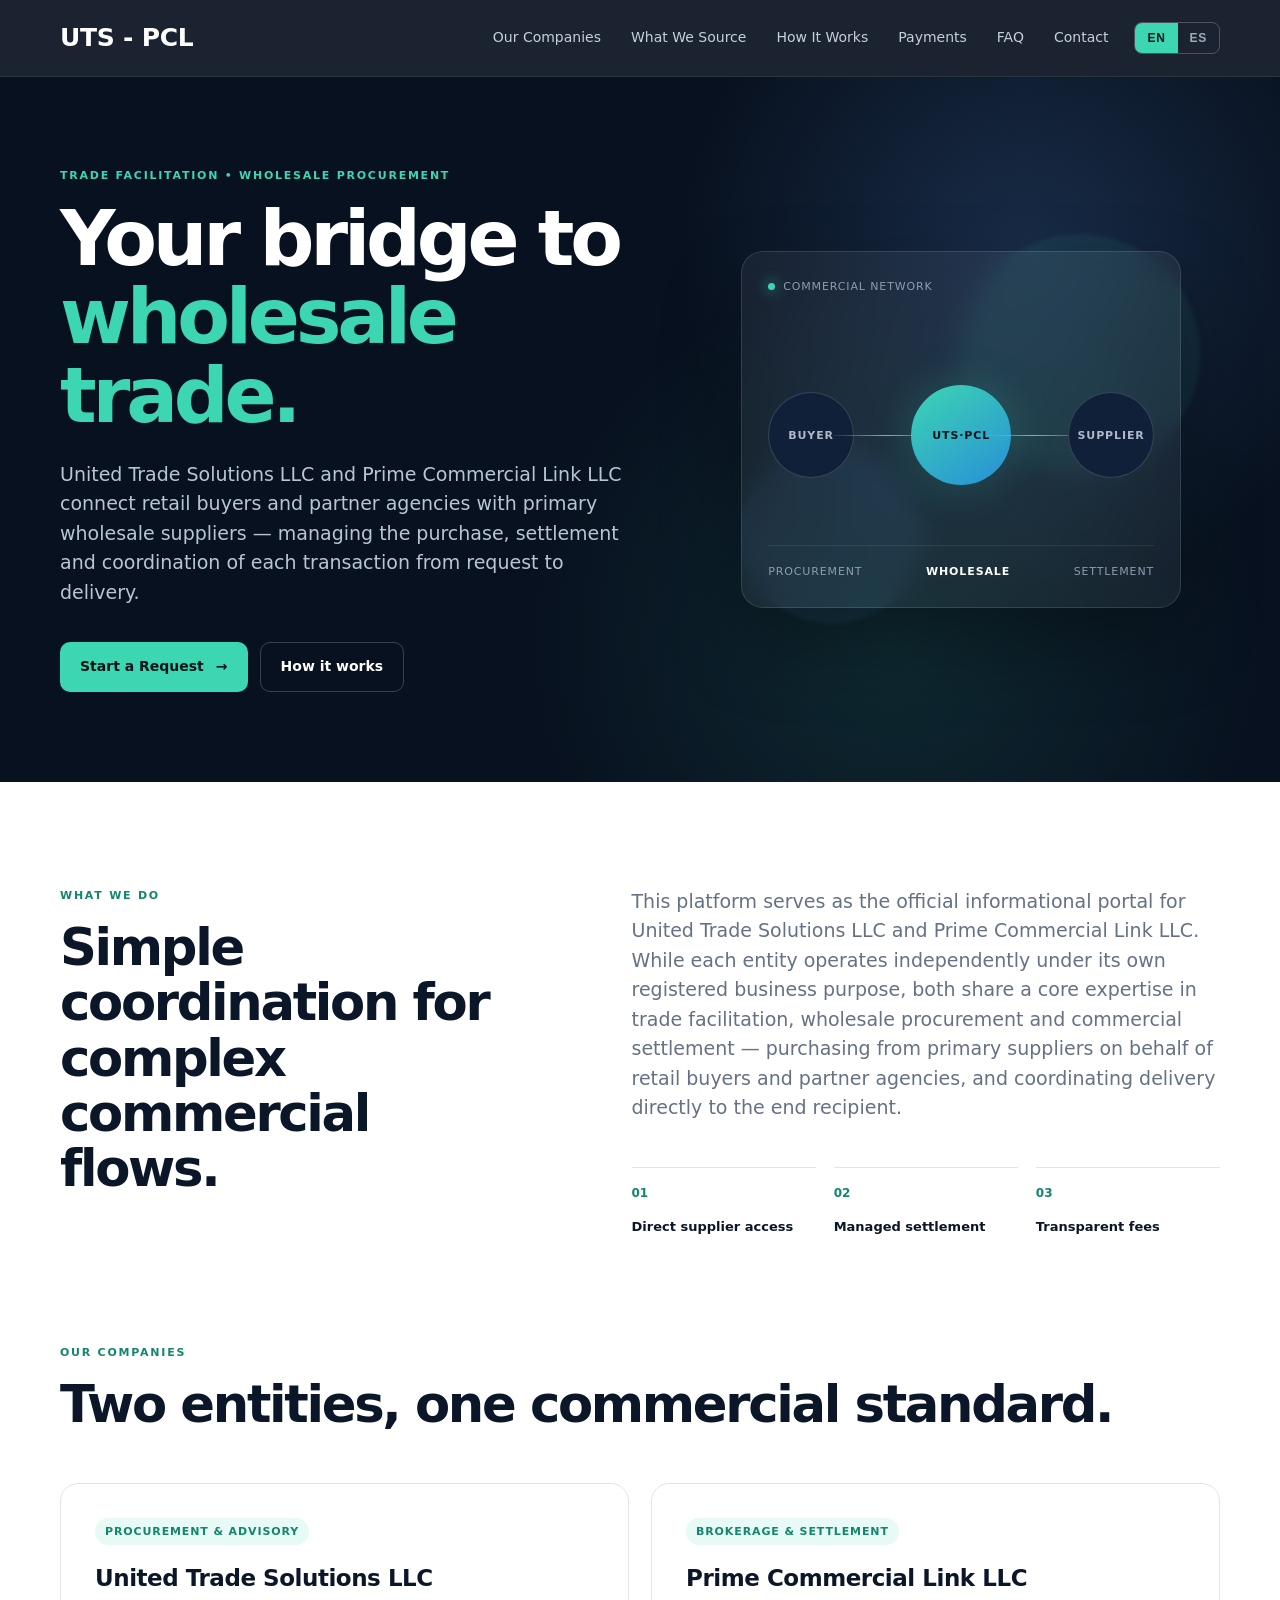
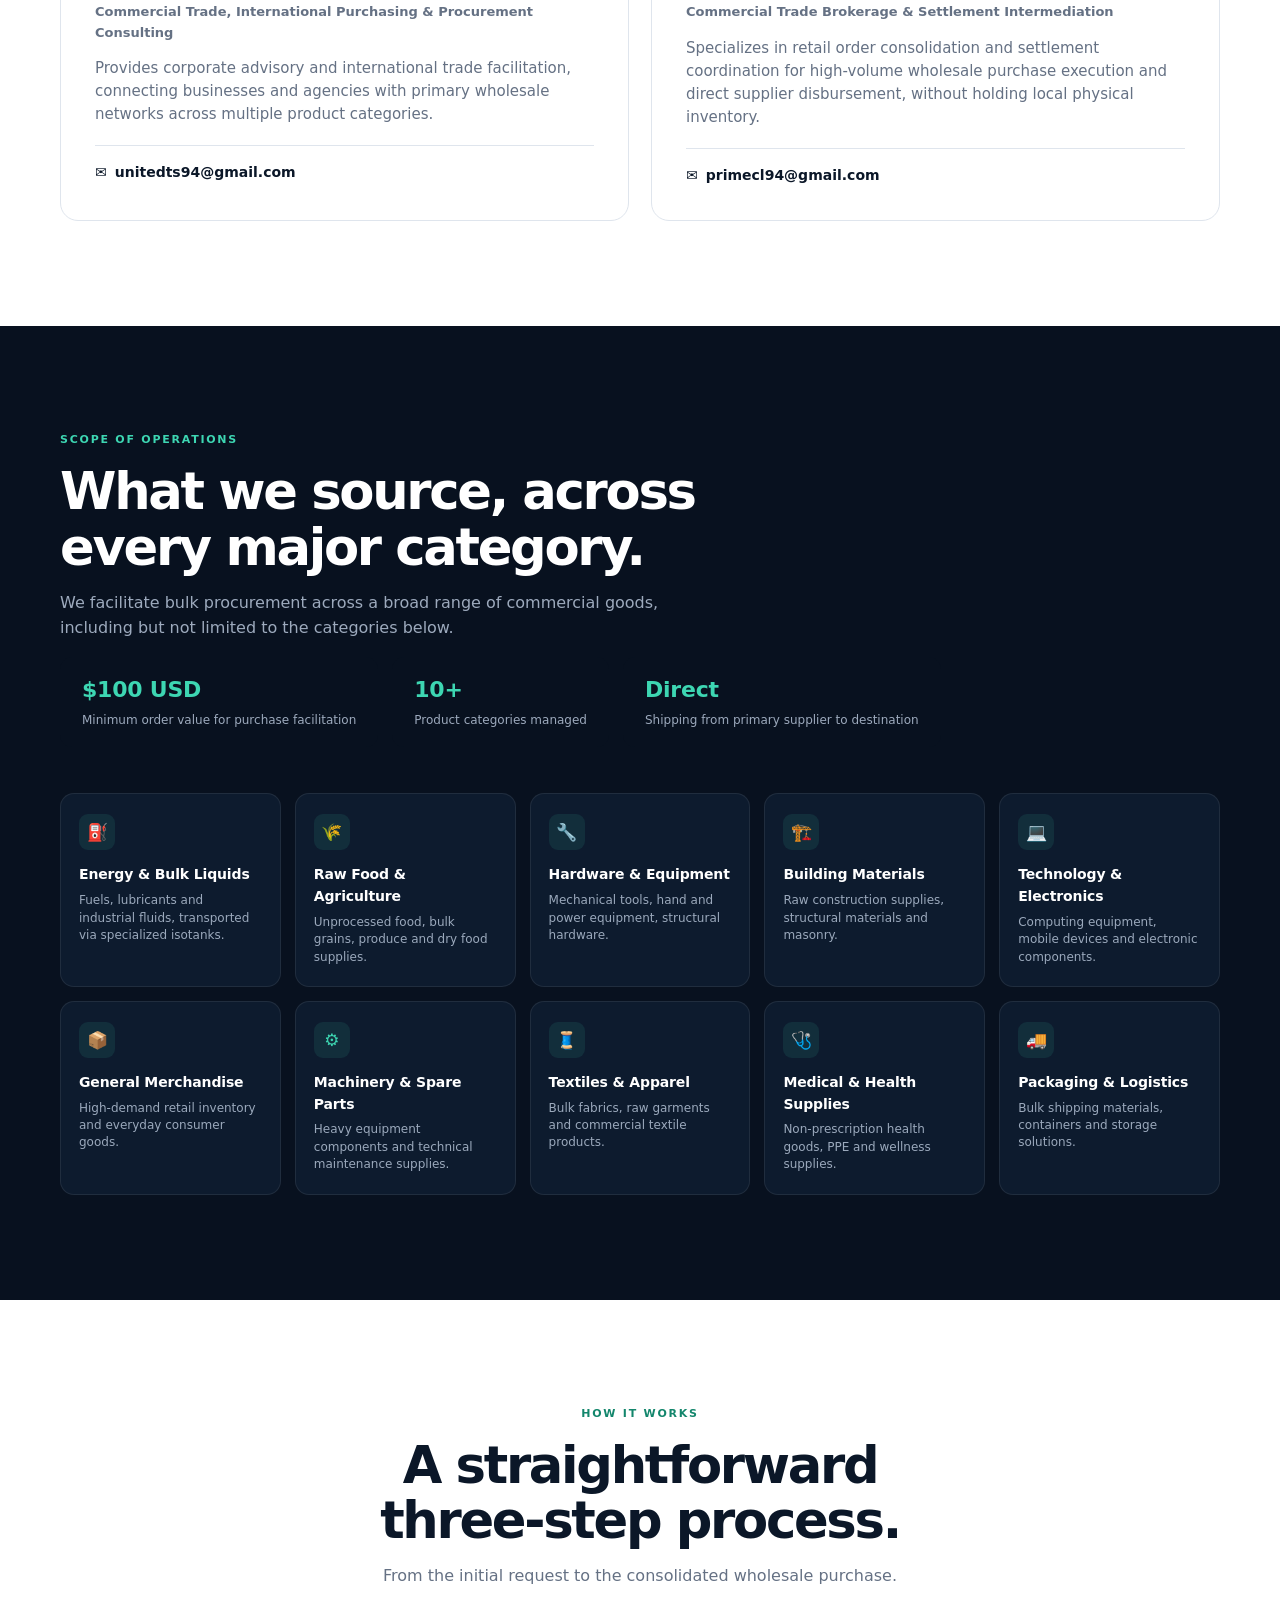
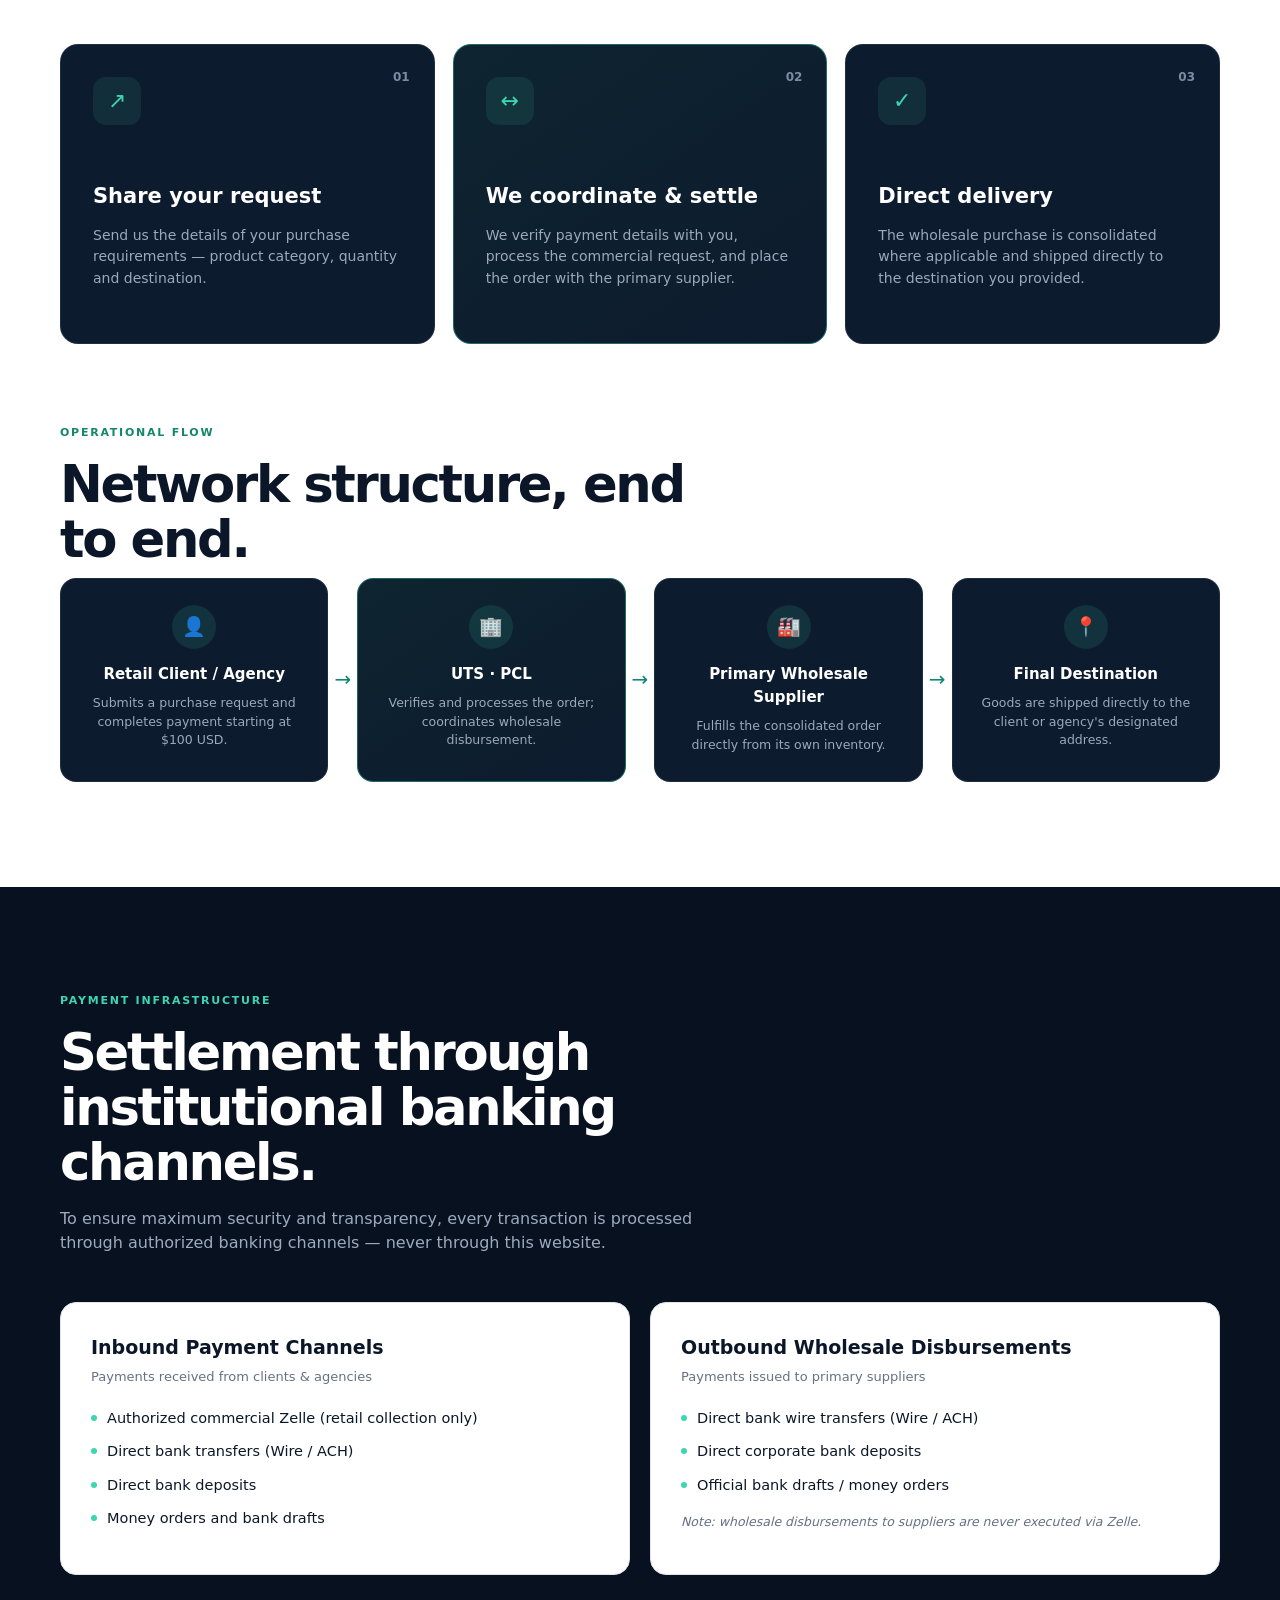
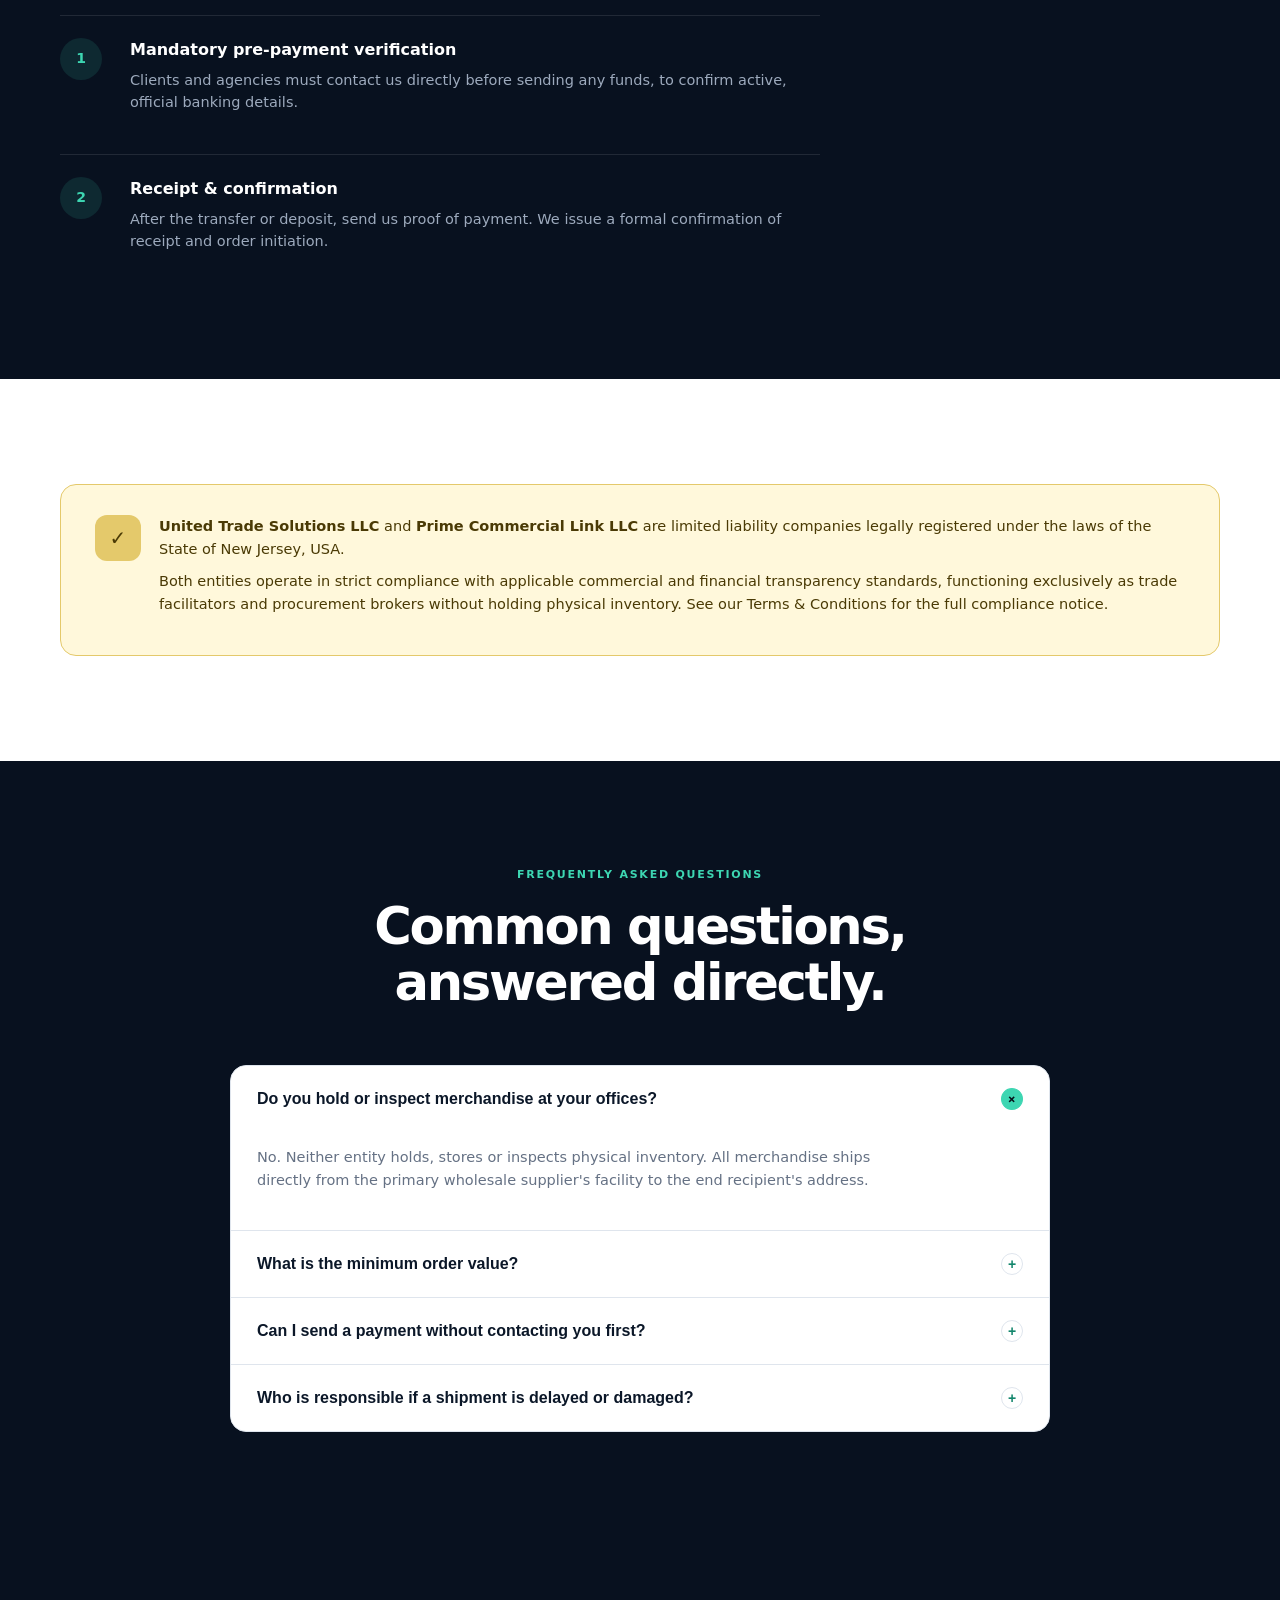
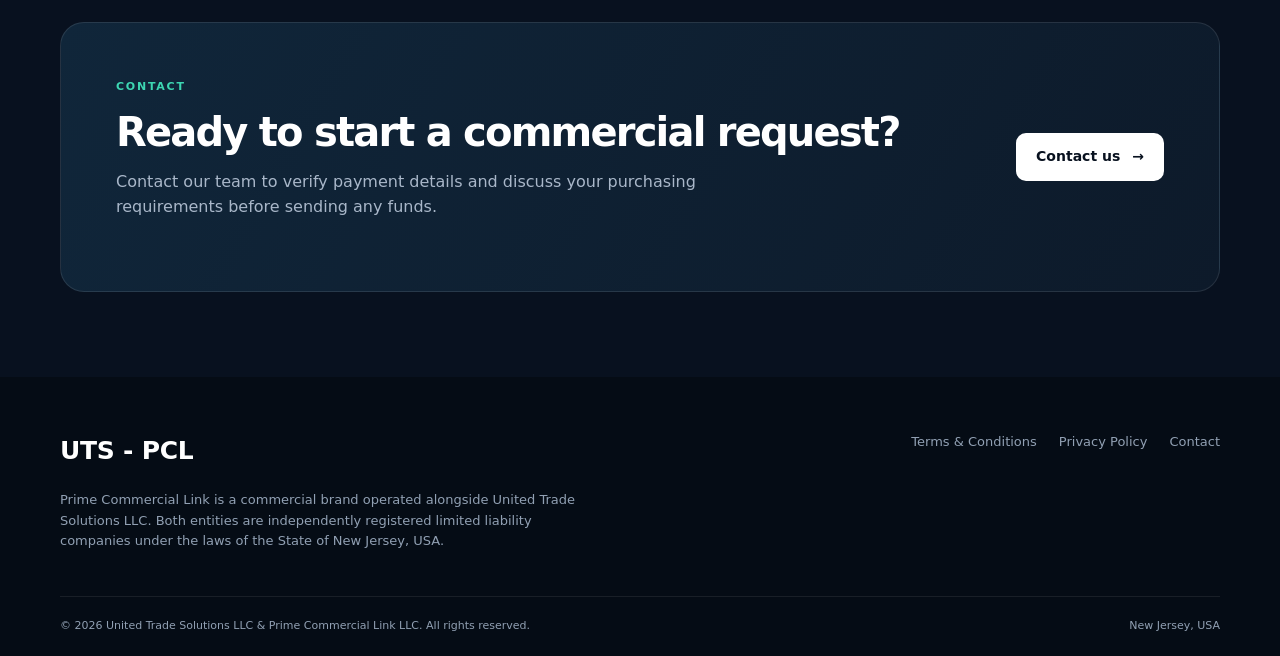
<file: index.html>
<!doctype html>
<html lang="en" data-lang="en">
<head>
  <meta charset="utf-8">
  <meta name="viewport" content="width=device-width, initial-scale=1">
  <title>UTS - PCL | Trade Facilitation &amp; Wholesale Procurement</title>
  <meta name="description" content="United Trade Solutions LLC and Prime Commercial Link LLC facilitate wholesale procurement and commercial transaction settlement between retail buyers and primary suppliers.">
  <meta name="theme-color" content="#08111f">
  <meta property="og:title" content="UTS - PCL">
  <meta property="og:description" content="Trade facilitation and wholesale procurement portal — United Trade Solutions LLC & Prime Commercial Link LLC.">
  <meta property="og:type" content="website">
  <meta property="og:url" content="https://plbroker.disrupthings.com/">
  <link rel="canonical" href="https://plbroker.disrupthings.com/">
  <link rel="icon" href="assets/favicon.svg" type="image/svg+xml">
  <link rel="stylesheet" href="css/styles.css?v=20261016b">
</head>
<body>
  <header class="site-header">
    <div class="container nav">
      <a class="brand" href="#inicio" aria-label="UTS - PCL home">
        <span class="brand-name">UTS - PCL</span>
      </a>
      <div class="nav-right">
        <nav class="nav-links" aria-label="Main navigation">
          <a href="#empresas" data-lang="en">Our Companies</a>
          <a href="#empresas" data-lang="es">Nuestras Empresas</a>
          <a href="#alcance" data-lang="en">What We Source</a>
          <a href="#alcance" data-lang="es">Qué Gestionamos</a>
          <a href="#como-funciona" data-lang="en">How It Works</a>
          <a href="#como-funciona" data-lang="es">Cómo Funciona</a>
          <a href="#pagos" data-lang="en">Payments</a>
          <a href="#pagos" data-lang="es">Pagos</a>
          <a href="#faq" data-lang="en">FAQ</a>
          <a href="#faq" data-lang="es">Preguntas</a>
          <a href="#contacto" data-lang="en">Contact</a>
          <a href="#contacto" data-lang="es">Contacto</a>
        </nav>
        <span class="lang-switch" role="group" aria-label="Language">
          <button type="button" data-lang-set="en">EN</button>
          <button type="button" data-lang-set="es">ES</button>
        </span>
        <button class="menu-toggle" aria-label="Open menu" aria-expanded="false">☰</button>
      </div>
    </div>
  </header>

  <main>
    <!-- ============ HERO ============ -->
    <section id="inicio" class="hero">
      <div class="hero-grid container">
        <div class="hero-copy">
          <p class="eyebrow" data-lang="en">TRADE FACILITATION • WHOLESALE PROCUREMENT</p>
          <p class="eyebrow" data-lang="es">FACILITACIÓN COMERCIAL • COMPRAS AL POR MAYOR</p>

          <h1 data-lang="en">Your bridge to <span>wholesale trade.</span></h1>
          <h1 data-lang="es">Tu puente hacia el <span>comercio al por mayor.</span></h1>

          <p class="hero-text" data-lang="en">
            United Trade Solutions LLC and Prime Commercial Link LLC connect retail buyers and partner
            agencies with primary wholesale suppliers — managing the purchase, settlement and coordination
            of each transaction from request to delivery.
          </p>
          <p class="hero-text" data-lang="es">
            United Trade Solutions LLC y Prime Commercial Link LLC conectan a compradores minoristas y
            agencias asociadas con proveedores mayoristas principales, gestionando la compra, la liquidación
            y la coordinación de cada transacción desde la solicitud hasta la entrega.
          </p>

          <div class="hero-actions">
            <a class="button button-primary" href="#contacto">
              <span data-lang="en">Start a Request</span><span data-lang="es">Iniciar Solicitud</span>
              <span aria-hidden="true">→</span>
            </a>
            <a class="button button-secondary" href="#como-funciona">
              <span data-lang="en">How it works</span><span data-lang="es">Cómo funciona</span>
            </a>
          </div>
        </div>
        <div class="hero-visual" aria-hidden="true">
          <div class="orb orb-one"></div>
          <div class="orb orb-two"></div>
          <div class="network-card">
            <div class="network-top">
              <span class="status-dot"></span>
              <span data-lang="en">Commercial Network</span>
              <span data-lang="es">Red Comercial</span>
            </div>
            <div class="network-lines">
              <div class="node node-a" data-lang="en">BUYER</div>
              <div class="node node-a" data-lang="es">CLIENTE</div>
              <div class="line line-a"></div>
              <div class="node node-center">UTS·PCL</div>
              <div class="line line-b"></div>
              <div class="node node-b" data-lang="en">SUPPLIER</div>
              <div class="node node-b" data-lang="es">PROVEEDOR</div>
            </div>
            <div class="network-bottom">
              <span data-lang="en">Procurement</span><span data-lang="es">Adquisición</span>
              <strong data-lang="en">Wholesale</strong><strong data-lang="es">Mayoreo</strong>
              <span data-lang="en">Settlement</span><span data-lang="es">Liquidación</span>
            </div>
          </div>
        </div>
      </div>
    </section>

    <!-- ============ QUÉ HACEMOS ============ -->
    <section id="que-hacemos" class="section">
      <div class="container split">
        <div>
          <p class="eyebrow" data-lang="en">WHAT WE DO</p>
          <p class="eyebrow" data-lang="es">QUÉ HACEMOS</p>
          <h2 data-lang="en">Simple coordination for complex commercial flows.</h2>
          <h2 data-lang="es">Coordinación simple para flujos comerciales complejos.</h2>
        </div>
        <div class="section-copy">
          <p data-lang="en">
            This platform serves as the official informational portal for United Trade Solutions LLC and
            Prime Commercial Link LLC. While each entity operates independently under its own registered
            business purpose, both share a core expertise in trade facilitation, wholesale procurement and
            commercial settlement — purchasing from primary suppliers on behalf of retail buyers and partner
            agencies, and coordinating delivery directly to the end recipient.
          </p>
          <p data-lang="es">
            Esta plataforma funciona como el portal informativo oficial de United Trade Solutions LLC y
            Prime Commercial Link LLC. Aunque cada entidad opera de forma independiente bajo su propio giro
            comercial registrado, ambas comparten especialización en facilitación comercial, compras al por
            mayor y liquidación de transacciones — comprando a proveedores principales en nombre de
            compradores minoristas y agencias asociadas, y coordinando la entrega directamente al
            destinatario final.
          </p>
          <div class="trust-row">
            <div><strong data-lang="en">01</strong><strong data-lang="es">01</strong><span data-lang="en">Direct supplier access</span><span data-lang="es">Acceso directo a proveedores</span></div>
            <div><strong data-lang="en">02</strong><strong data-lang="es">02</strong><span data-lang="en">Managed settlement</span><span data-lang="es">Liquidación gestionada</span></div>
            <div><strong data-lang="en">03</strong><strong data-lang="es">03</strong><span data-lang="en">Transparent fees</span><span data-lang="es">Comisiones transparentes</span></div>
          </div>
        </div>
      </div>
    </section>

    <!-- ============ NUESTRAS EMPRESAS ============ -->
    <section id="empresas" class="section" style="padding-top:0">
      <div class="container">
        <p class="eyebrow" data-lang="en">OUR COMPANIES</p>
        <p class="eyebrow" data-lang="es">NUESTRAS EMPRESAS</p>
        <h2 data-lang="en">Two entities, one commercial standard.</h2>
        <h2 data-lang="es">Dos entidades, un mismo estándar comercial.</h2>

        <div class="companies-grid">
          <article class="company-card">
            <span class="tag" data-lang="en">PROCUREMENT &amp; ADVISORY</span>
            <span class="tag" data-lang="es">ADQUISICIONES Y ASESORÍA</span>
            <h3>United Trade Solutions LLC</h3>
            <p class="focus" data-lang="en">Commercial Trade, International Purchasing &amp; Procurement Consulting</p>
            <p class="focus" data-lang="es">Comercio Comercial, Compras Internacionales y Consultoría de Adquisiciones</p>
            <p class="desc" data-lang="en">
              Provides corporate advisory and international trade facilitation, connecting businesses and
              agencies with primary wholesale networks across multiple product categories.
            </p>
            <p class="desc" data-lang="es">
              Brinda asesoría corporativa y facilitación de comercio internacional, conectando a empresas y
              agencias con redes mayoristas principales en múltiples categorías de productos.
            </p>
            <div class="contact-line">
              <span aria-hidden="true">✉</span>
              <a href="mailto:unitedts94@gmail.com">unitedts94@gmail.com</a>
            </div>
          </article>

          <article class="company-card">
            <span class="tag" data-lang="en">BROKERAGE &amp; SETTLEMENT</span>
            <span class="tag" data-lang="es">CORRETAJE Y LIQUIDACIÓN</span>
            <h3>Prime Commercial Link LLC</h3>
            <p class="focus" data-lang="en">Commercial Trade Brokerage &amp; Settlement Intermediation</p>
            <p class="focus" data-lang="es">Corretaje Comercial e Intermediación de Pagos y Liquidaciones</p>
            <p class="desc" data-lang="en">
              Specializes in retail order consolidation and settlement coordination for high-volume wholesale
              purchase execution and direct supplier disbursement, without holding local physical inventory.
            </p>
            <p class="desc" data-lang="es">
              Especializada en la consolidación de pedidos minoristas y la coordinación de liquidaciones para
              la ejecución de compras mayoristas de alto volumen y el desembolso directo a proveedores, sin
              manejo de inventario físico local.
            </p>
            <div class="contact-line">
              <span aria-hidden="true">✉</span>
              <a href="mailto:primecl94@gmail.com">primecl94@gmail.com</a>
            </div>
          </article>
        </div>
      </div>
    </section>

    <!-- ============ ALCANCE / CATEGORÍAS ============ -->
    <section id="alcance" class="section section-dark">
      <div class="container">
        <div class="section-heading">
          <p class="eyebrow" data-lang="en">SCOPE OF OPERATIONS</p>
          <p class="eyebrow" data-lang="es">ALCANCE OPERATIVO</p>
          <h2 data-lang="en">What we source, across every major category.</h2>
          <h2 data-lang="es">Lo que gestionamos, en todas las categorías principales.</h2>
          <p data-lang="en">We facilitate bulk procurement across a broad range of commercial goods, including but not limited to the categories below.</p>
          <p data-lang="es">Facilitamos compras al por mayor en una amplia gama de bienes comerciales, incluyendo pero no limitado a las categorías siguientes.</p>
        </div>

        <div class="scope-meta">
          <div class="scope-pill">
            <strong>$100 USD</strong>
            <span data-lang="en">Minimum order value for purchase facilitation</span>
            <span data-lang="es">Monto mínimo de compra facilitada</span>
          </div>
          <div class="scope-pill">
            <strong data-lang="en">10+</strong><strong data-lang="es">10+</strong>
            <span data-lang="en">Product categories managed</span>
            <span data-lang="es">Categorías de producto gestionadas</span>
          </div>
          <div class="scope-pill">
            <strong data-lang="en">Direct</strong><strong data-lang="es">Directo</strong>
            <span data-lang="en">Shipping from primary supplier to destination</span>
            <span data-lang="es">Envío del proveedor principal al destino</span>
          </div>
        </div>

        <div class="categories-grid">
          <div class="category-card">
            <div class="icon" aria-hidden="true">⛽</div>
            <h4 data-lang="en">Energy &amp; Bulk Liquids</h4>
            <h4 data-lang="es">Energía y Líquidos a Granel</h4>
            <p data-lang="en">Fuels, lubricants and industrial fluids, transported via specialized isotanks.</p>
            <p data-lang="es">Combustibles, lubricantes y fluidos industriales, transportados en isotanques especializados.</p>
          </div>
          <div class="category-card">
            <div class="icon" aria-hidden="true">🌾</div>
            <h4 data-lang="en">Raw Food &amp; Agriculture</h4>
            <h4 data-lang="es">Alimentos Crudos y Agricultura</h4>
            <p data-lang="en">Unprocessed food, bulk grains, produce and dry food supplies.</p>
            <p data-lang="es">Productos alimenticios no procesados, granos, cosechas y suministros secos.</p>
          </div>
          <div class="category-card">
            <div class="icon" aria-hidden="true">🔧</div>
            <h4 data-lang="en">Hardware &amp; Equipment</h4>
            <h4 data-lang="es">Ferretería y Equipamiento</h4>
            <p data-lang="en">Mechanical tools, hand and power equipment, structural hardware.</p>
            <p data-lang="es">Herramientas mecánicas, equipos de mano y eléctricos, herrajes estructurales.</p>
          </div>
          <div class="category-card">
            <div class="icon" aria-hidden="true">🏗️</div>
            <h4 data-lang="en">Building Materials</h4>
            <h4 data-lang="es">Materiales de Construcción</h4>
            <p data-lang="en">Raw construction supplies, structural materials and masonry.</p>
            <p data-lang="es">Insumos básicos de construcción, materiales estructurales y mampostería.</p>
          </div>
          <div class="category-card">
            <div class="icon" aria-hidden="true">💻</div>
            <h4 data-lang="en">Technology &amp; Electronics</h4>
            <h4 data-lang="es">Tecnología y Electrónica</h4>
            <p data-lang="en">Computing equipment, mobile devices and electronic components.</p>
            <p data-lang="es">Equipos de cómputo, dispositivos móviles y componentes electrónicos.</p>
          </div>
          <div class="category-card">
            <div class="icon" aria-hidden="true">📦</div>
            <h4 data-lang="en">General Merchandise</h4>
            <h4 data-lang="es">Mercancía General</h4>
            <p data-lang="en">High-demand retail inventory and everyday consumer goods.</p>
            <p data-lang="es">Inventario minorista de alta demanda y artículos de consumo diario.</p>
          </div>
          <div class="category-card">
            <div class="icon" aria-hidden="true">⚙️</div>
            <h4 data-lang="en">Machinery &amp; Spare Parts</h4>
            <h4 data-lang="es">Maquinaria y Repuestos</h4>
            <p data-lang="en">Heavy equipment components and technical maintenance supplies.</p>
            <p data-lang="es">Componentes de equipo pesado y suministros de mantenimiento técnico.</p>
          </div>
          <div class="category-card">
            <div class="icon" aria-hidden="true">🧵</div>
            <h4 data-lang="en">Textiles &amp; Apparel</h4>
            <h4 data-lang="es">Textiles y Confección</h4>
            <p data-lang="en">Bulk fabrics, raw garments and commercial textile products.</p>
            <p data-lang="es">Telas a granel, prendas de vestir y productos textiles comerciales.</p>
          </div>
          <div class="category-card">
            <div class="icon" aria-hidden="true">🩺</div>
            <h4 data-lang="en">Medical &amp; Health Supplies</h4>
            <h4 data-lang="es">Suministros Médicos y de Salud</h4>
            <p data-lang="en">Non-prescription health goods, PPE and wellness supplies.</p>
            <p data-lang="es">Bienes de salud sin receta, equipo de protección personal y bienestar.</p>
          </div>
          <div class="category-card">
            <div class="icon" aria-hidden="true">🚚</div>
            <h4 data-lang="en">Packaging &amp; Logistics</h4>
            <h4 data-lang="es">Empaque y Logística</h4>
            <p data-lang="en">Bulk shipping materials, containers and storage solutions.</p>
            <p data-lang="es">Materiales de envío al por mayor, contenedores y almacenamiento.</p>
          </div>
        </div>
      </div>
    </section>

    <!-- ============ CÓMO FUNCIONA ============ -->
    <section id="como-funciona" class="section">
      <div class="container">
        <div class="section-heading centered">
          <p class="eyebrow" data-lang="en">HOW IT WORKS</p>
          <p class="eyebrow" data-lang="es">CÓMO FUNCIONA</p>
          <h2 data-lang="en">A straightforward three-step process.</h2>
          <h2 data-lang="es">Un proceso simple de tres pasos.</h2>
          <p data-lang="en">From the initial request to the consolidated wholesale purchase.</p>
          <p data-lang="es">Desde la solicitud inicial hasta la compra mayorista consolidada.</p>
        </div>
        <div class="steps">
          <article class="step-card">
            <span class="step-number">01</span>
            <div class="icon">↗</div>
            <h3 data-lang="en">Share your request</h3>
            <h3 data-lang="es">Envías tu solicitud</h3>
            <p data-lang="en">Send us the details of your purchase requirements — product category, quantity and destination.</p>
            <p data-lang="es">Nos envías los detalles de tu compra: categoría de producto, cantidad y destino.</p>
          </article>
          <article class="step-card featured">
            <span class="step-number">02</span>
            <div class="icon">↔</div>
            <h3 data-lang="en">We coordinate &amp; settle</h3>
            <h3 data-lang="es">Coordinamos y liquidamos</h3>
            <p data-lang="en">We verify payment details with you, process the commercial request, and place the order with the primary supplier.</p>
            <p data-lang="es">Verificamos contigo los datos de pago, procesamos la solicitud y realizamos el pedido con el proveedor principal.</p>
          </article>
          <article class="step-card">
            <span class="step-number">03</span>
            <div class="icon">✓</div>
            <h3 data-lang="en">Direct delivery</h3>
            <h3 data-lang="es">Entrega directa</h3>
            <p data-lang="en">The wholesale purchase is consolidated where applicable and shipped directly to the destination you provided.</p>
            <p data-lang="es">La compra mayorista se consolida cuando aplica y se despacha directamente al destino indicado.</p>
          </article>
        </div>

        <div class="section-heading flow-heading">
          <p class="eyebrow" data-lang="en">OPERATIONAL FLOW</p>
          <p class="eyebrow" data-lang="es">FLUJO OPERATIVO</p>
          <h2 data-lang="en">Network structure, end to end.</h2>
          <h2 data-lang="es">Estructura de red, de principio a fin.</h2>
        </div>
        <div class="flow">
          <div class="flow-node">
            <div class="flow-icon" aria-hidden="true">👤</div>
            <h4 data-lang="en">Retail Client / Agency</h4>
            <h4 data-lang="es">Cliente / Agencia</h4>
            <p data-lang="en">Submits a purchase request and completes payment starting at $100 USD.</p>
            <p data-lang="es">Envía una solicitud de compra y realiza el pago a partir de $100 USD.</p>
          </div>
          <div class="flow-arrow" aria-hidden="true">→</div>
          <div class="flow-node hub">
            <div class="flow-icon" aria-hidden="true">🏢</div>
            <h4>UTS · PCL</h4>
            <p data-lang="en">Verifies and processes the order; coordinates wholesale disbursement.</p>
            <p data-lang="es">Verifica y procesa el pedido; coordina el desembolso mayorista.</p>
          </div>
          <div class="flow-arrow" aria-hidden="true">→</div>
          <div class="flow-node">
            <div class="flow-icon" aria-hidden="true">🏭</div>
            <h4 data-lang="en">Primary Wholesale Supplier</h4>
            <h4 data-lang="es">Proveedor Mayorista Principal</h4>
            <p data-lang="en">Fulfills the consolidated order directly from its own inventory.</p>
            <p data-lang="es">Despacha el pedido consolidado directamente desde su propio inventario.</p>
          </div>
          <div class="flow-arrow" aria-hidden="true">→</div>
          <div class="flow-node">
            <div class="flow-icon" aria-hidden="true">📍</div>
            <h4 data-lang="en">Final Destination</h4>
            <h4 data-lang="es">Destino Final</h4>
            <p data-lang="en">Goods are shipped directly to the client or agency's designated address.</p>
            <p data-lang="es">La mercancía se envía directamente a la dirección indicada por el cliente o agencia.</p>
          </div>
        </div>
      </div>
    </section>

    <!-- ============ INFRAESTRUCTURA DE PAGOS ============ -->
    <section id="pagos" class="section section-dark">
      <div class="container">
        <div class="section-heading">
          <p class="eyebrow" data-lang="en">PAYMENT INFRASTRUCTURE</p>
          <p class="eyebrow" data-lang="es">INFRAESTRUCTURA DE PAGOS</p>
          <h2 data-lang="en">Settlement through institutional banking channels.</h2>
          <h2 data-lang="es">Liquidación mediante canales bancarios institucionales.</h2>
          <p data-lang="en">To ensure maximum security and transparency, every transaction is processed through authorized banking channels — never through this website.</p>
          <p data-lang="es">Para garantizar máxima seguridad y transparencia, cada transacción se procesa a través de canales bancarios autorizados — nunca a través de este sitio web.</p>
        </div>
        <div class="pay-grid">
          <div class="pay-card">
            <h3 data-lang="en">Inbound Payment Channels</h3>
            <h3 data-lang="es">Canales de Recepción de Fondos</h3>
            <p class="sub" data-lang="en">Payments received from clients &amp; agencies</p>
            <p class="sub" data-lang="es">Pagos recibidos de clientes y agencias</p>
            <ul>
              <li data-lang="en">Authorized commercial Zelle (retail collection only)</li>
              <li data-lang="es">Zelle comercial autorizado (solo recepción minorista)</li>
              <li data-lang="en">Direct bank transfers (Wire / ACH)</li>
              <li data-lang="es">Transferencias bancarias directas (Wire / ACH)</li>
              <li data-lang="en">Direct bank deposits</li>
              <li data-lang="es">Depósitos bancarios directos</li>
              <li data-lang="en">Money orders and bank drafts</li>
              <li data-lang="es">Giros bancarios y postales</li>
            </ul>
          </div>
          <div class="pay-card">
            <h3 data-lang="en">Outbound Wholesale Disbursements</h3>
            <h3 data-lang="es">Desembolsos Mayoristas</h3>
            <p class="sub" data-lang="en">Payments issued to primary suppliers</p>
            <p class="sub" data-lang="es">Pagos emitidos a proveedores principales</p>
            <ul>
              <li data-lang="en">Direct bank wire transfers (Wire / ACH)</li>
              <li data-lang="es">Transferencias bancarias directas (Wire / ACH)</li>
              <li data-lang="en">Direct corporate bank deposits</li>
              <li data-lang="es">Depósitos bancarios corporativos</li>
              <li data-lang="en">Official bank drafts / money orders</li>
              <li data-lang="es">Giros bancarios / cheques oficiales</li>
            </ul>
            <p class="pay-note" data-lang="en">Note: wholesale disbursements to suppliers are never executed via Zelle.</p>
            <p class="pay-note" data-lang="es">Nota: los desembolsos mayoristas a proveedores nunca se ejecutan mediante Zelle.</p>
          </div>
        </div>

        <div class="protocol-list">
          <div class="protocol-item">
            <div class="num">1</div>
            <div>
              <h4 data-lang="en">Mandatory pre-payment verification</h4>
              <h4 data-lang="es">Verificación obligatoria antes del pago</h4>
              <p data-lang="en">Clients and agencies must contact us directly before sending any funds, to confirm active, official banking details.</p>
              <p data-lang="es">Clientes y agencias deben contactarnos directamente antes de enviar cualquier fondo, para confirmar los datos bancarios oficiales activos.</p>
            </div>
          </div>
          <div class="protocol-item">
            <div class="num">2</div>
            <div>
              <h4 data-lang="en">Receipt &amp; confirmation</h4>
              <h4 data-lang="es">Comprobante y confirmación</h4>
              <p data-lang="en">After the transfer or deposit, send us proof of payment. We issue a formal confirmation of receipt and order initiation.</p>
              <p data-lang="es">Después de la transferencia o depósito, envíanos el comprobante. Emitimos una confirmación formal de recepción e inicio del pedido.</p>
            </div>
          </div>
        </div>
      </div>
    </section>

    <!-- ============ CUMPLIMIENTO ============ -->
    <section class="section">
      <div class="container">
        <div class="compliance-box">
          <div class="badge" aria-hidden="true">✓</div>
          <div>
            <p data-lang="en"><strong>United Trade Solutions LLC</strong> and <strong>Prime Commercial Link LLC</strong> are limited liability companies legally registered under the laws of the State of New Jersey, USA.</p>
            <p data-lang="es"><strong>United Trade Solutions LLC</strong> y <strong>Prime Commercial Link LLC</strong> son empresas de responsabilidad limitada registradas legalmente bajo las leyes del Estado de Nueva Jersey, EE. UU.</p>
            <p data-lang="en">Both entities operate in strict compliance with applicable commercial and financial transparency standards, functioning exclusively as trade facilitators and procurement brokers without holding physical inventory. See our <a href="terms.html">Terms &amp; Conditions</a> for the full compliance notice.</p>
            <p data-lang="es">Ambas entidades operan en estricto cumplimiento de los estándares comerciales y de transparencia financiera aplicables, funcionando exclusivamente como facilitadores de comercio y brókers de adquisición sin manejo de inventario físico. Consulta nuestros <a href="terms.html">Términos y Condiciones</a> para el aviso completo de cumplimiento.</p>
          </div>
        </div>
      </div>
    </section>

    <!-- ============ FAQ ============ -->
    <section id="faq" class="section section-dark">
      <div class="container">
        <div class="section-heading centered">
          <p class="eyebrow" data-lang="en">FREQUENTLY ASKED QUESTIONS</p>
          <p class="eyebrow" data-lang="es">PREGUNTAS FRECUENTES</p>
          <h2 data-lang="en">Common questions, answered directly.</h2>
          <h2 data-lang="es">Preguntas comunes, respondidas directamente.</h2>
        </div>

        <div class="faq-list">
          <div class="faq-item open">
            <button class="faq-q" type="button">
              <span data-lang="en">Do you hold or inspect merchandise at your offices?</span>
              <span data-lang="es">¿Almacenan o inspeccionan mercancía en sus oficinas?</span>
              <span class="plus" aria-hidden="true">+</span>
            </button>
            <div class="faq-a">
              <div class="faq-a-inner">
                <p data-lang="en">No. Neither entity holds, stores or inspects physical inventory. All merchandise ships directly from the primary wholesale supplier's facility to the end recipient's address.</p>
                <p data-lang="es">No. Ninguna de las dos entidades maneja, almacena ni inspecciona inventario físico. Toda la mercancía se despacha directamente desde las instalaciones del proveedor mayorista principal hasta la dirección del destinatario final.</p>
              </div>
            </div>
          </div>
          <div class="faq-item">
            <button class="faq-q" type="button">
              <span data-lang="en">What is the minimum order value?</span>
              <span data-lang="es">¿Cuál es el monto mínimo de compra?</span>
              <span class="plus" aria-hidden="true">+</span>
            </button>
            <div class="faq-a">
              <div class="faq-a-inner">
                <p data-lang="en">We facilitate purchase consolidation starting at a minimum value of $100 USD.</p>
                <p data-lang="es">Facilitamos la consolidación de compras a partir de un valor mínimo de $100 USD.</p>
              </div>
            </div>
          </div>
          <div class="faq-item">
            <button class="faq-q" type="button">
              <span data-lang="en">Can I send a payment without contacting you first?</span>
              <span data-lang="es">¿Puedo enviar un pago sin contactarlos primero?</span>
              <span class="plus" aria-hidden="true">+</span>
            </button>
            <div class="faq-a">
              <div class="faq-a-inner">
                <p data-lang="en">No. Contacting us before sending any transfer or deposit is required, so we can verify active banking details and ensure your payment is correctly tracked and applied.</p>
                <p data-lang="es">No. Es indispensable contactarnos antes de enviar cualquier transferencia o depósito, para verificar los datos bancarios activos y garantizar que tu pago quede correctamente rastreado y aplicado.</p>
              </div>
            </div>
          </div>
          <div class="faq-item">
            <button class="faq-q" type="button">
              <span data-lang="en">Who is responsible if a shipment is delayed or damaged?</span>
              <span data-lang="es">¿Quién responde si un envío se retrasa o llega dañado?</span>
              <span class="plus" aria-hidden="true">+</span>
            </button>
            <div class="faq-a">
              <div class="faq-a-inner">
                <p data-lang="en">Since goods ship directly from the primary wholesale supplier, shipping delays, carrier damage or fulfillment issues are the responsibility of the supplier or freight carrier. See our Terms &amp; Conditions for the full liability disclaimer.</p>
                <p data-lang="es">Como la mercancía se despacha directamente desde el proveedor mayorista principal, los retrasos, daños de transporte o problemas de cumplimiento son responsabilidad del proveedor o la empresa de transporte. Consulta nuestros Términos y Condiciones para la exención de responsabilidad completa.</p>
              </div>
            </div>
          </div>
        </div>
      </div>
    </section>

    <!-- ============ CONTACTO ============ -->
    <section id="contacto" class="contact-section">
      <div class="container contact-card">
        <div>
          <p class="eyebrow" data-lang="en">CONTACT</p>
          <p class="eyebrow" data-lang="es">CONTACTO</p>
          <h2 data-lang="en">Ready to start a commercial request?</h2>
          <h2 data-lang="es">¿Listo para iniciar una solicitud comercial?</h2>
          <p data-lang="en">Contact our team to verify payment details and discuss your purchasing requirements before sending any funds.</p>
          <p data-lang="es">Contacta a nuestro equipo para verificar los datos de pago y conversar sobre tu solicitud de compra antes de enviar cualquier fondo.</p>
        </div>
        <a class="button button-light" href="mailto:unitedts94@gmail.com">
          <span data-lang="en">Contact us</span><span data-lang="es">Contáctanos</span>
          <span aria-hidden="true">→</span>
        </a>
      </div>
    </section>
  </main>

  <footer class="footer">
    <div class="container footer-grid">
      <div>
        <a class="brand footer-brand" href="#inicio"><span class="brand-name">UTS - PCL</span></a>
        <p class="footer-note" data-lang="en">Prime Commercial Link is a commercial brand operated alongside United Trade Solutions LLC. Both entities are independently registered limited liability companies under the laws of the State of New Jersey, USA.</p>
        <p class="footer-note" data-lang="es">Prime Commercial Link es una marca comercial que opera junto a United Trade Solutions LLC. Ambas entidades son sociedades de responsabilidad limitada registradas de forma independiente bajo las leyes del Estado de Nueva Jersey, EE. UU.</p>
      </div>
      <div class="footer-links">
        <a href="terms.html" data-lang="en">Terms &amp; Conditions</a>
        <a href="terms.html" data-lang="es">Términos y Condiciones</a>
        <a href="privacy.html" data-lang="en">Privacy Policy</a>
        <a href="privacy.html" data-lang="es">Política de Privacidad</a>
        <a href="mailto:unitedts94@gmail.com" data-lang="en">Contact</a>
        <a href="mailto:unitedts94@gmail.com" data-lang="es">Contacto</a>
      </div>
    </div>
    <div class="container copyright">
      <span><span data-lang="en">©</span><span data-lang="es">©</span> <span id="year"></span> United Trade Solutions LLC &amp; Prime Commercial Link LLC. <span data-lang="en">All rights reserved.</span><span data-lang="es">Todos los derechos reservados.</span></span>
      <span data-lang="en">New Jersey, USA</span>
      <span data-lang="es">Nueva Jersey, EE. UU.</span>
    </div>
  </footer>

  <script src="js/script.js?v=20261016b"></script>
</body>
</html>
</file>
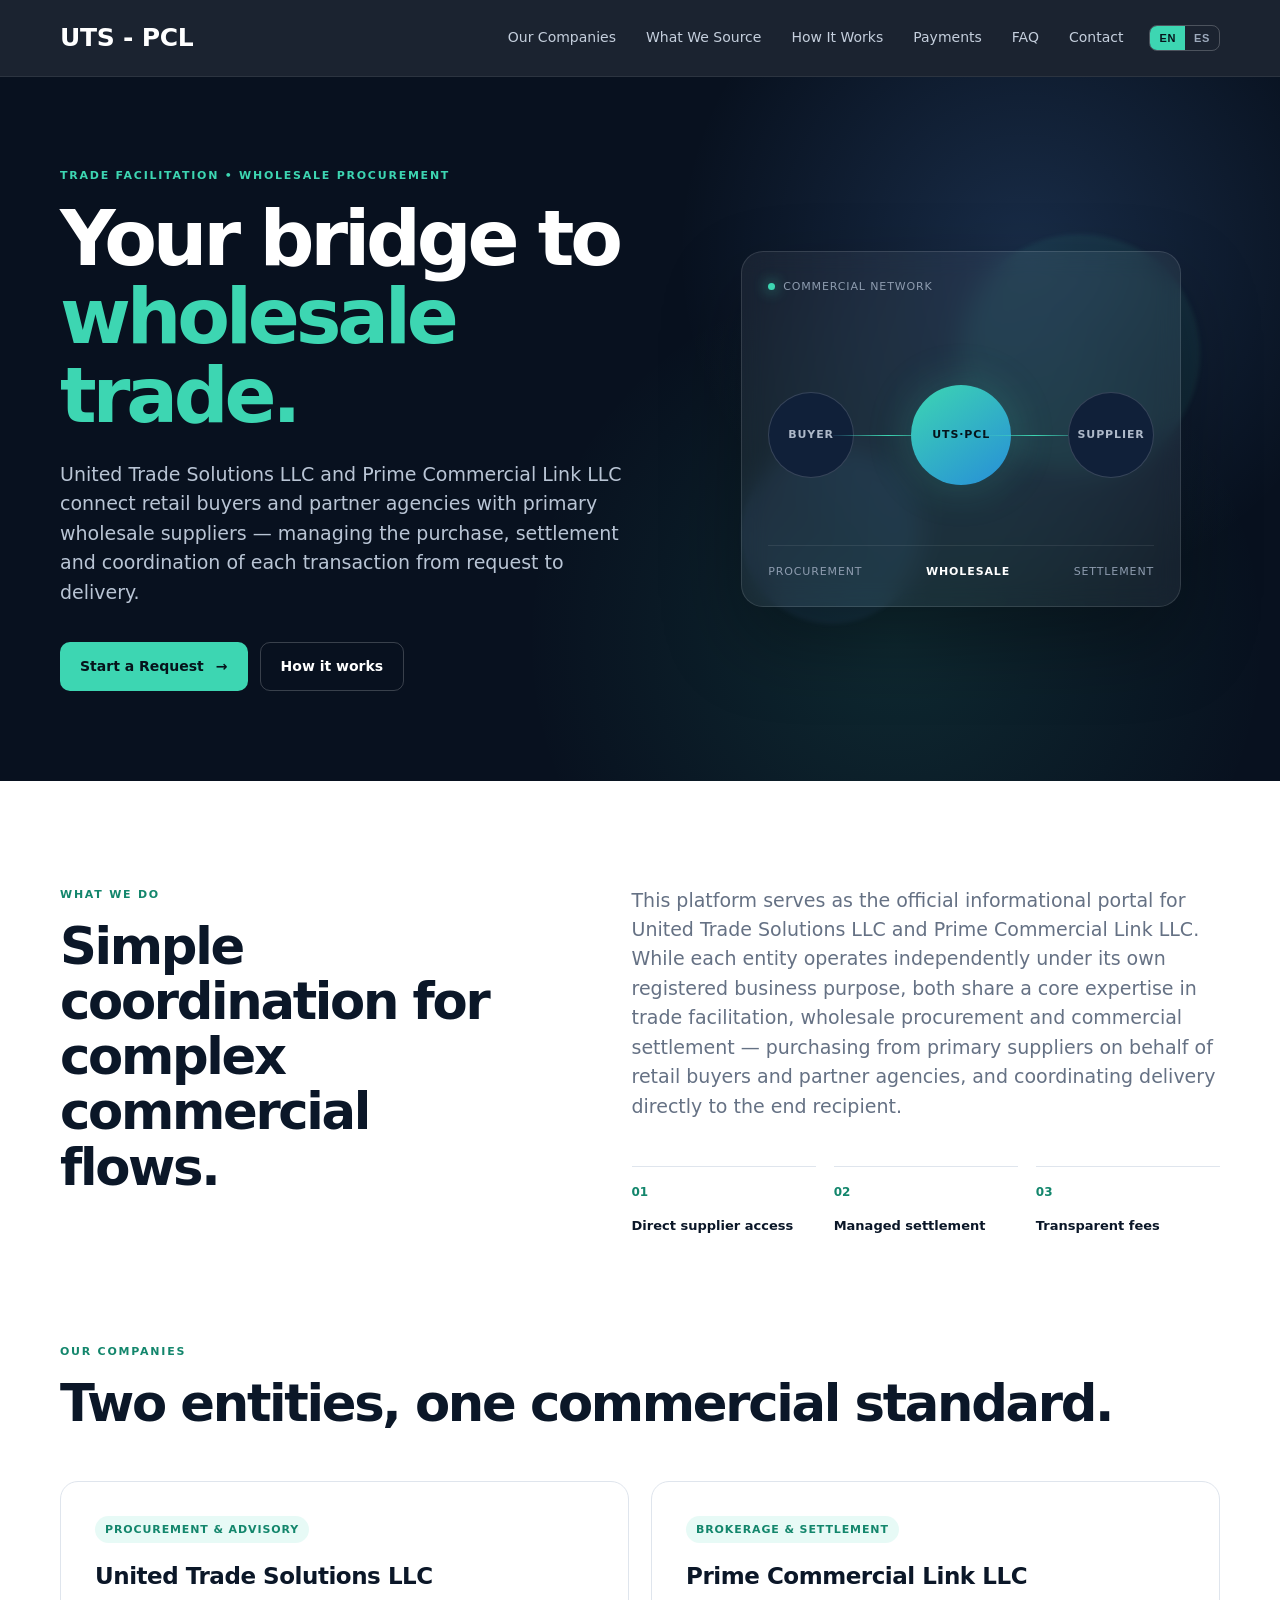
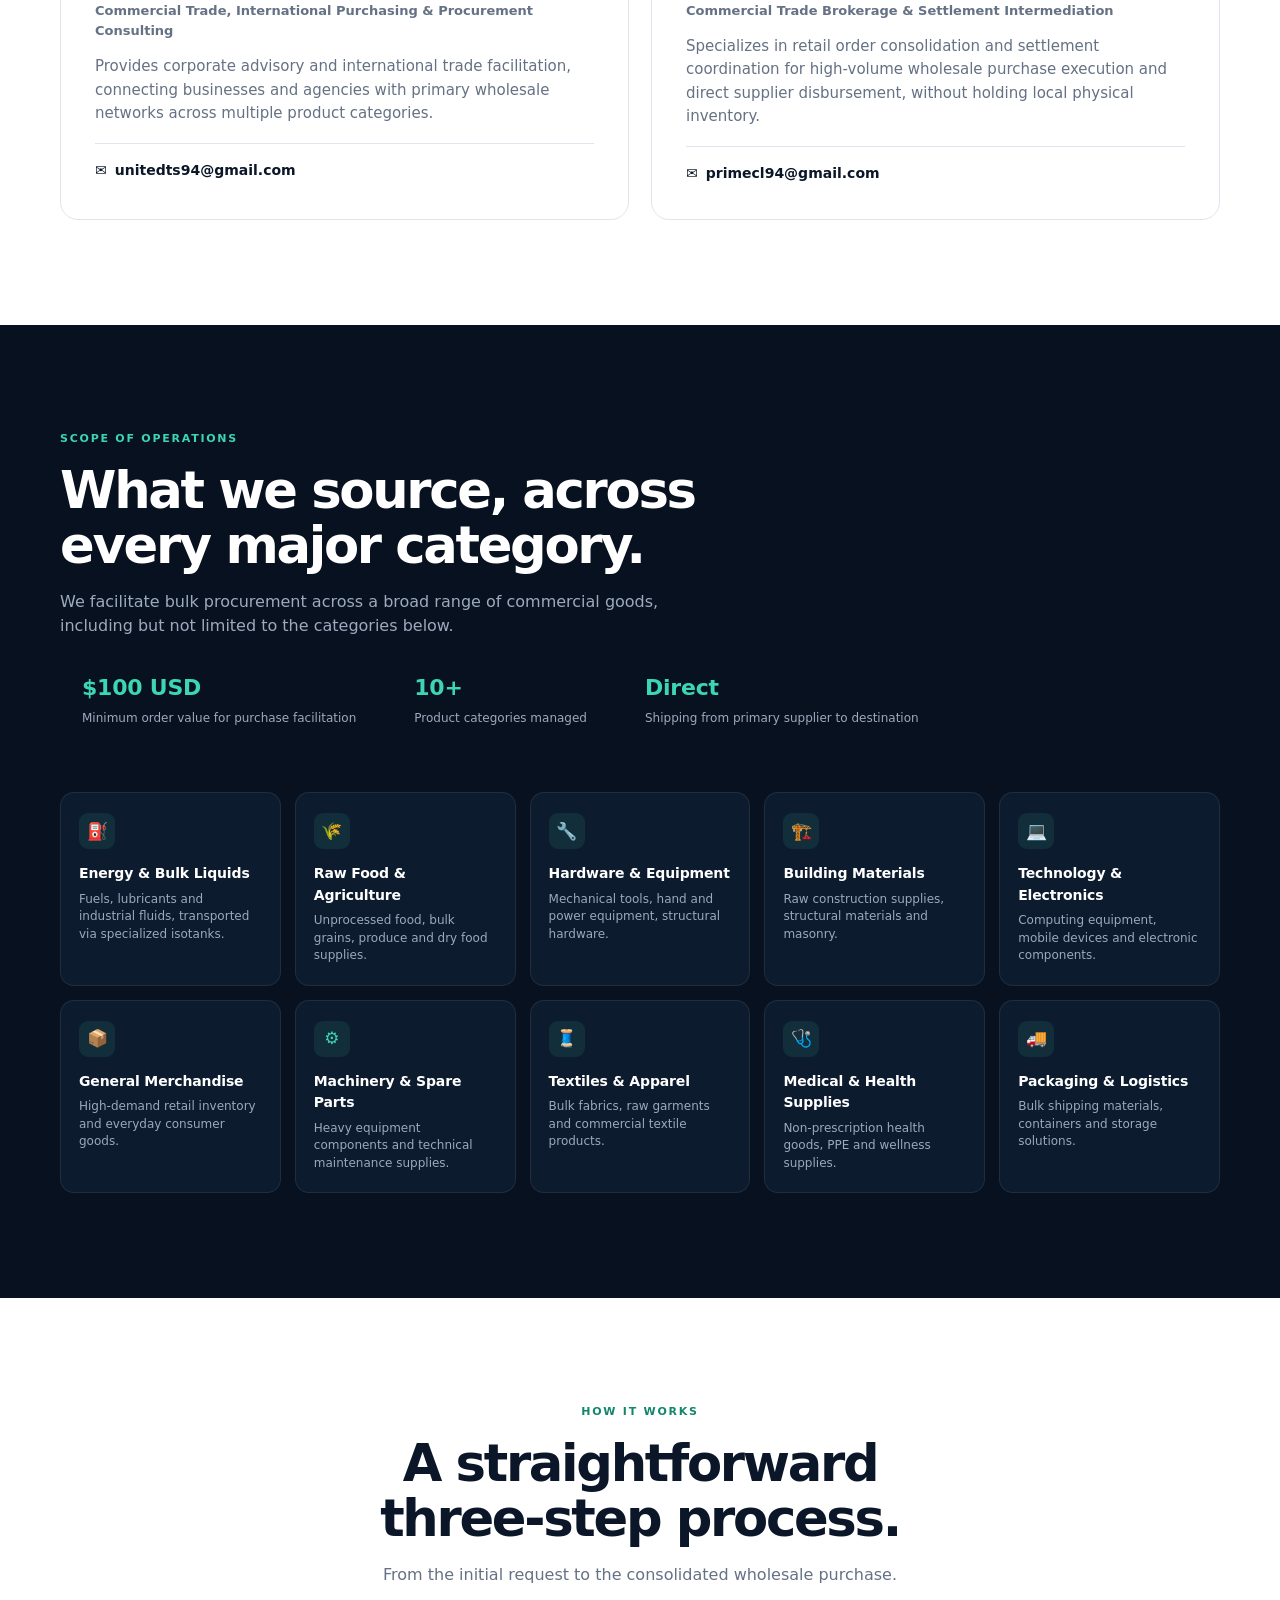
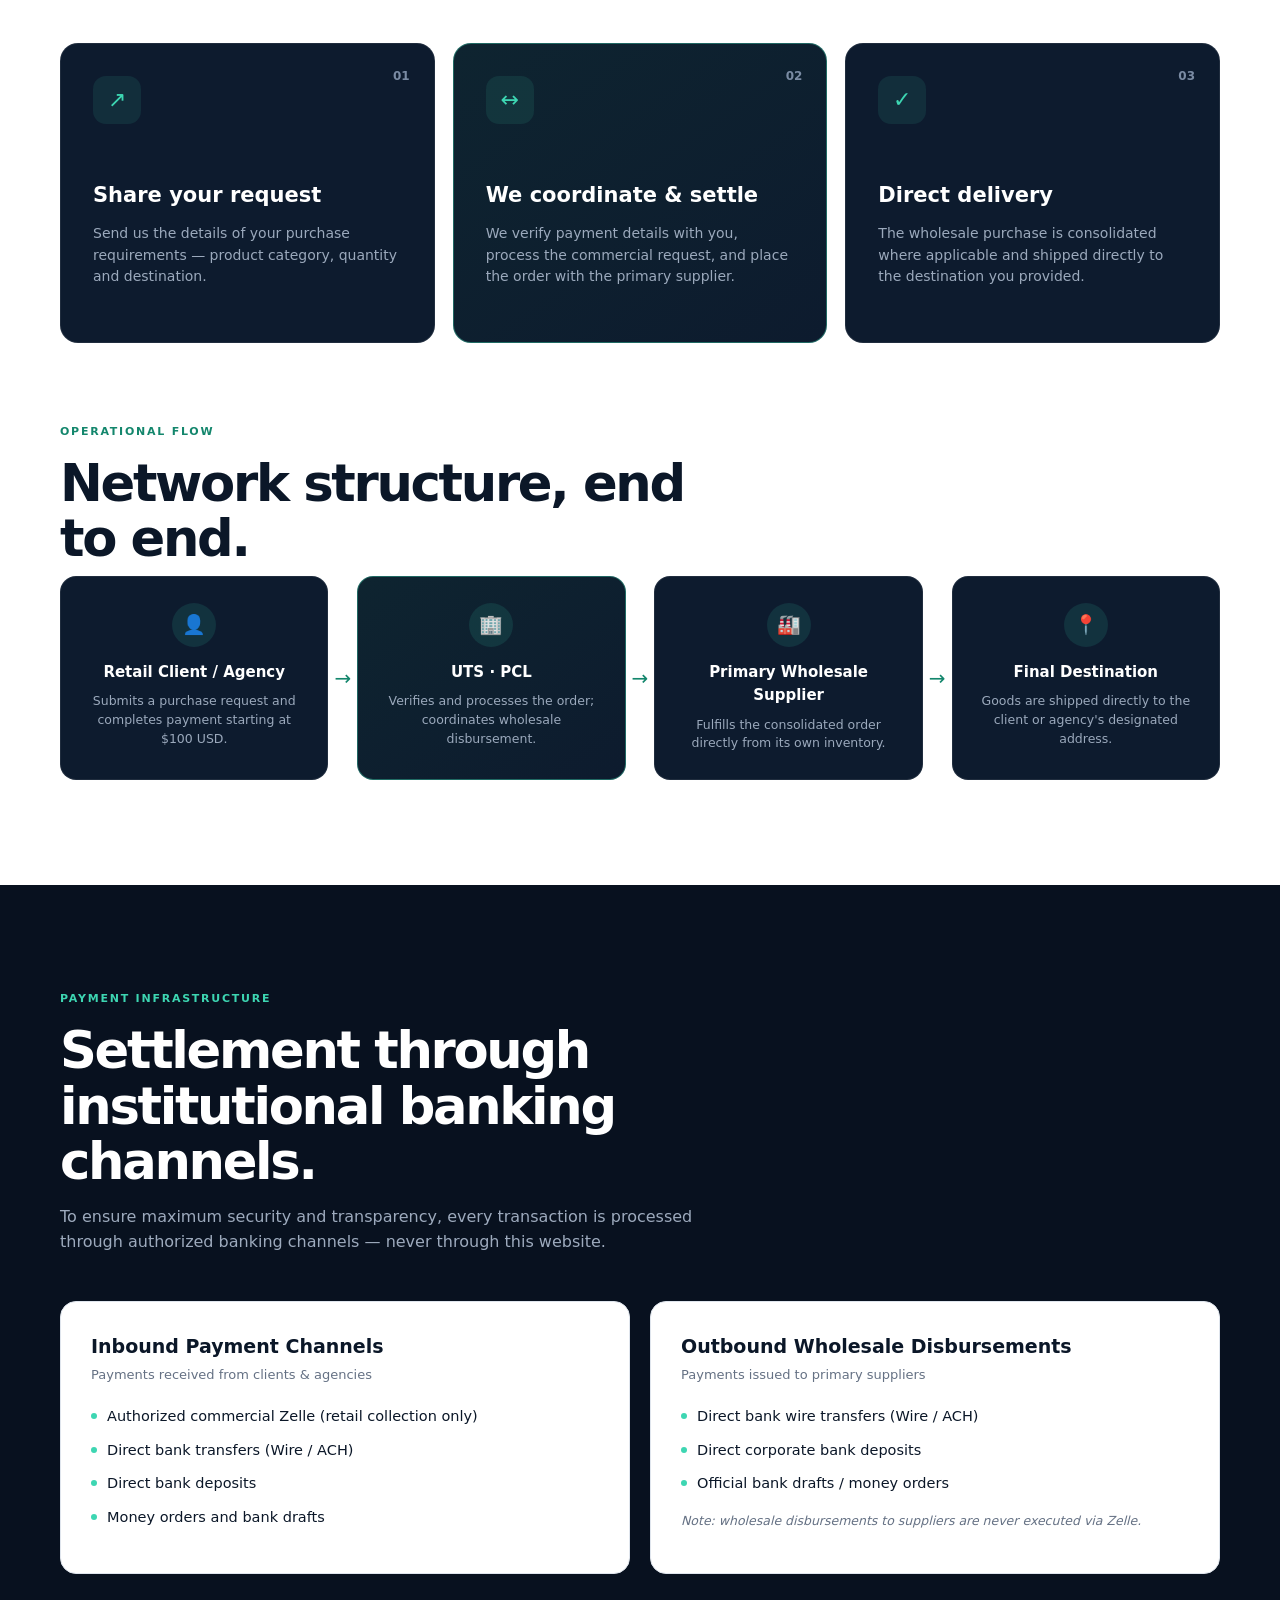
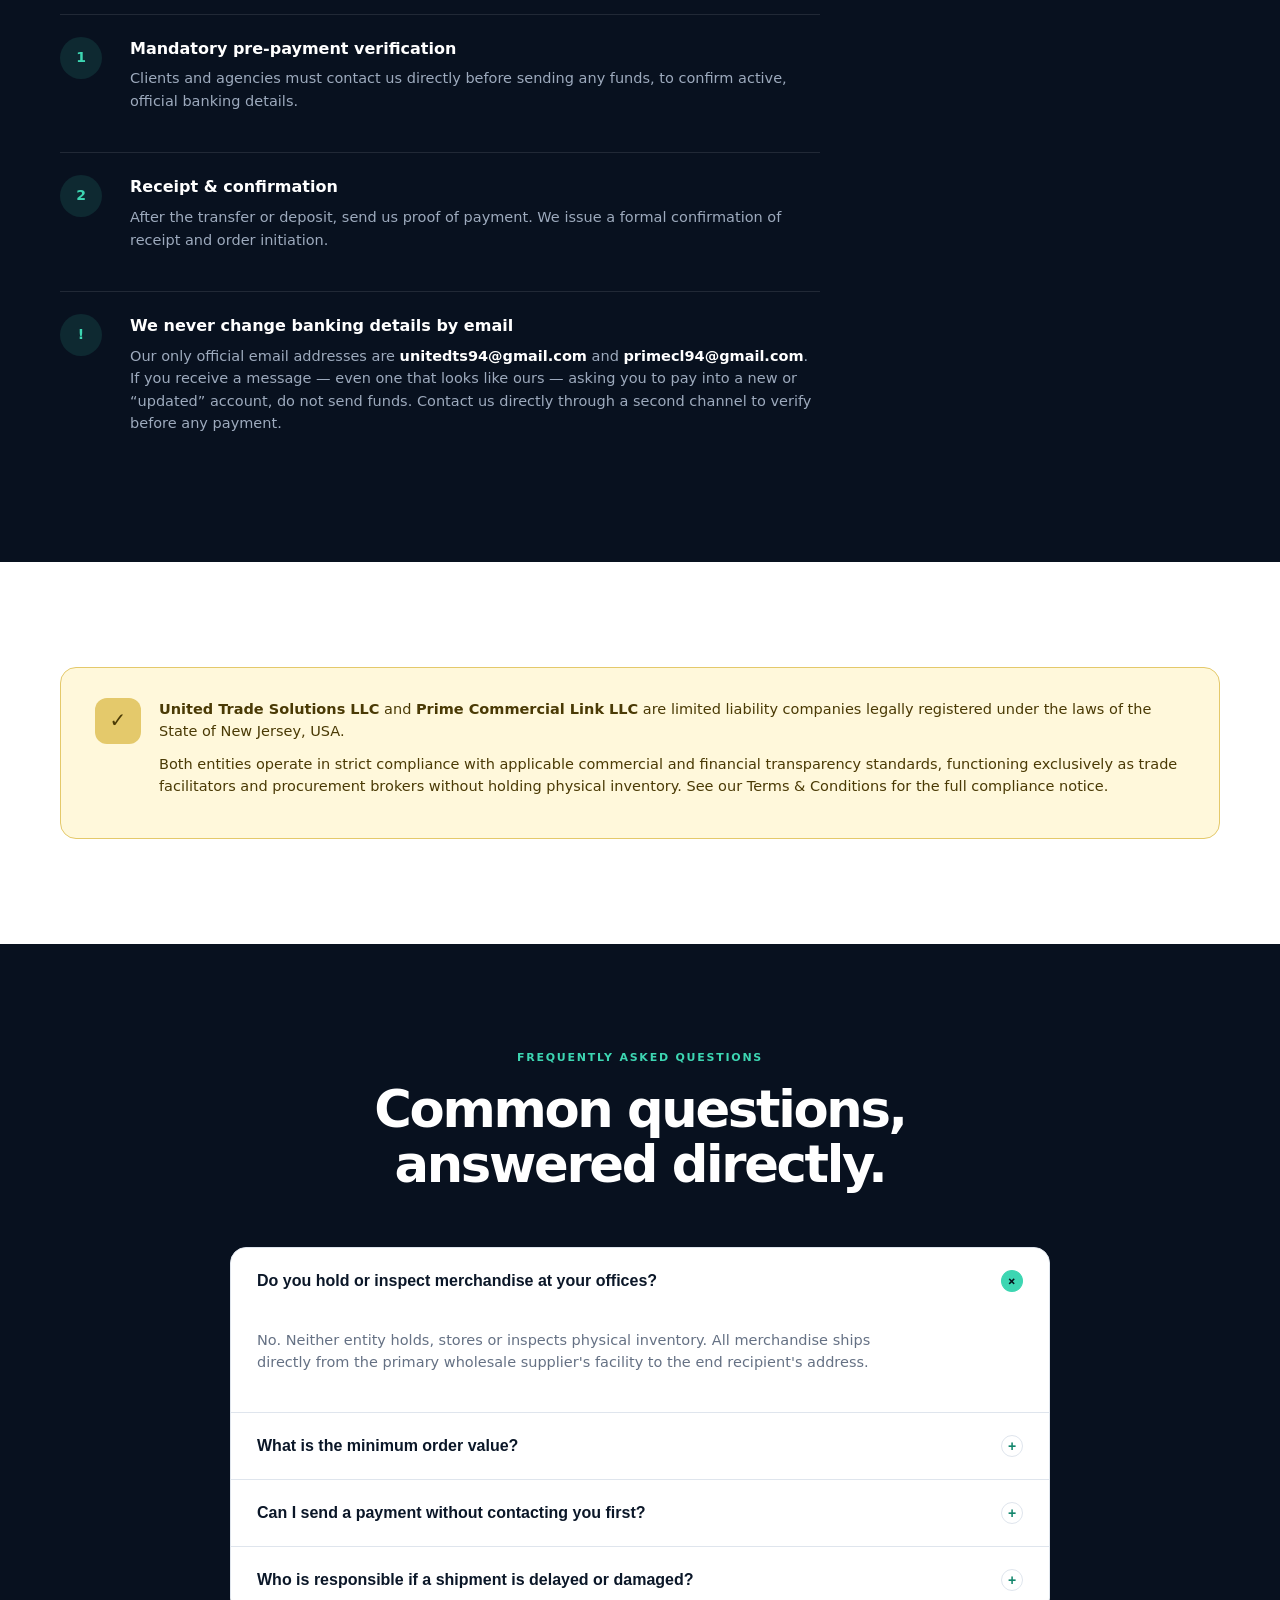
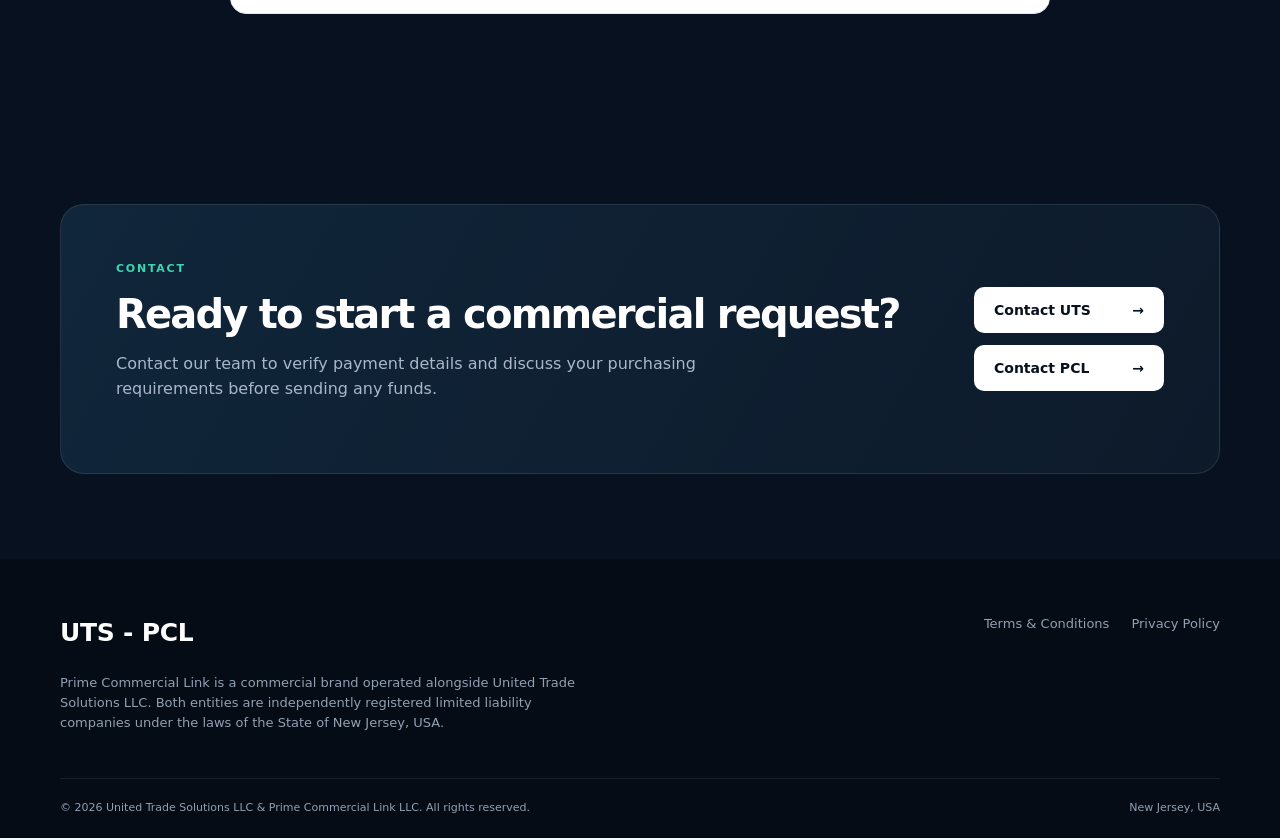
<file: public/index.html>
<!doctype html>
<html lang="en" data-lang="en">
<head>
  <meta charset="utf-8">
  <meta name="viewport" content="width=device-width, initial-scale=1">
  <meta http-equiv="Content-Security-Policy" content="default-src 'none'; script-src 'self'; style-src 'self'; img-src 'self' data:; font-src 'self'; connect-src 'self'; manifest-src 'self'; base-uri 'none'; form-action 'none'; object-src 'none'; require-trusted-types-for 'script'; upgrade-insecure-requests">
  <meta name="referrer" content="strict-origin-when-cross-origin">
  <title>UTS - PCL | Trade Facilitation &amp; Wholesale Procurement</title>
  <meta name="description" content="United Trade Solutions LLC and Prime Commercial Link LLC facilitate wholesale procurement and commercial transaction settlement between retail buyers and primary suppliers.">
  <meta name="theme-color" content="#08111f">
  <meta property="og:title" content="UTS - PCL">
  <meta property="og:description" content="Trade facilitation and wholesale procurement portal — United Trade Solutions LLC & Prime Commercial Link LLC.">
  <meta property="og:type" content="website">
  <meta property="og:url" content="https://utspcl.com/">
  <link rel="canonical" href="https://utspcl.com/">
  <link rel="icon" href="assets/favicon.svg" type="image/svg+xml">
  <link rel="stylesheet" href="css/styles.css?v=20261016c">
</head>
<body>
  <header class="site-header">
    <div class="container nav">
      <a class="brand" href="#inicio" aria-label="UTS - PCL home">
        <span class="brand-name">UTS - PCL</span>
      </a>
      <div class="nav-right">
        <nav class="nav-links" aria-label="Main navigation">
          <a href="#empresas" data-lang="en">Our Companies</a>
          <a href="#empresas" data-lang="es">Nuestras Empresas</a>
          <a href="#alcance" data-lang="en">What We Source</a>
          <a href="#alcance" data-lang="es">Qué Gestionamos</a>
          <a href="#como-funciona" data-lang="en">How It Works</a>
          <a href="#como-funciona" data-lang="es">Cómo Funciona</a>
          <a href="#pagos" data-lang="en">Payments</a>
          <a href="#pagos" data-lang="es">Pagos</a>
          <a href="#faq" data-lang="en">FAQ</a>
          <a href="#faq" data-lang="es">Preguntas</a>
          <a href="#contacto" data-lang="en">Contact</a>
          <a href="#contacto" data-lang="es">Contacto</a>
        </nav>
        <span class="lang-switch" role="group" aria-label="Language">
          <button type="button" data-lang-set="en">EN</button>
          <button type="button" data-lang-set="es">ES</button>
        </span>
        <button class="menu-toggle" aria-label="Open menu" aria-expanded="false">☰</button>
      </div>
    </div>
  </header>

  <main>
    <!-- ============ HERO ============ -->
    <section id="inicio" class="hero">
      <div class="hero-grid container">
        <div class="hero-copy">
          <p class="eyebrow" data-lang="en">TRADE FACILITATION • WHOLESALE PROCUREMENT</p>
          <p class="eyebrow" data-lang="es">FACILITACIÓN COMERCIAL • COMPRAS AL POR MAYOR</p>

          <h1 data-lang="en">Your bridge to <span>wholesale trade.</span></h1>
          <h1 data-lang="es">Tu puente hacia el <span>comercio al por mayor.</span></h1>

          <p class="hero-text" data-lang="en">
            United Trade Solutions LLC and Prime Commercial Link LLC connect retail buyers and partner
            agencies with primary wholesale suppliers — managing the purchase, settlement and coordination
            of each transaction from request to delivery.
          </p>
          <p class="hero-text" data-lang="es">
            United Trade Solutions LLC y Prime Commercial Link LLC conectan a compradores minoristas y
            agencias asociadas con proveedores mayoristas principales, gestionando la compra, la liquidación
            y la coordinación de cada transacción desde la solicitud hasta la entrega.
          </p>

          <div class="hero-actions">
            <a class="button button-primary" href="#contacto">
              <span data-lang="en">Start a Request</span><span data-lang="es">Iniciar Solicitud</span>
              <span aria-hidden="true">→</span>
            </a>
            <a class="button button-secondary" href="#como-funciona">
              <span data-lang="en">How it works</span><span data-lang="es">Cómo funciona</span>
            </a>
          </div>
        </div>
        <div class="hero-visual" aria-hidden="true">
          <div class="orb orb-one"></div>
          <div class="orb orb-two"></div>
          <div class="network-card">
            <div class="network-top">
              <span class="status-dot"></span>
              <span data-lang="en">Commercial Network</span>
              <span data-lang="es">Red Comercial</span>
            </div>
            <div class="network-lines">
              <div class="node node-a" data-lang="en">BUYER</div>
              <div class="node node-a" data-lang="es">CLIENTE</div>
              <div class="line line-a"></div>
              <div class="node node-center">UTS·PCL</div>
              <div class="line line-b"></div>
              <div class="node node-b" data-lang="en">SUPPLIER</div>
              <div class="node node-b" data-lang="es">PROVEEDOR</div>
            </div>
            <div class="network-bottom">
              <span data-lang="en">Procurement</span><span data-lang="es">Adquisición</span>
              <strong data-lang="en">Wholesale</strong><strong data-lang="es">Mayoreo</strong>
              <span data-lang="en">Settlement</span><span data-lang="es">Liquidación</span>
            </div>
          </div>
        </div>
      </div>
    </section>

    <!-- ============ QUÉ HACEMOS ============ -->
    <section id="que-hacemos" class="section">
      <div class="container split">
        <div>
          <p class="eyebrow" data-lang="en">WHAT WE DO</p>
          <p class="eyebrow" data-lang="es">QUÉ HACEMOS</p>
          <h2 data-lang="en">Simple coordination for complex commercial flows.</h2>
          <h2 data-lang="es">Coordinación simple para flujos comerciales complejos.</h2>
        </div>
        <div class="section-copy">
          <p data-lang="en">
            This platform serves as the official informational portal for United Trade Solutions LLC and
            Prime Commercial Link LLC. While each entity operates independently under its own registered
            business purpose, both share a core expertise in trade facilitation, wholesale procurement and
            commercial settlement — purchasing from primary suppliers on behalf of retail buyers and partner
            agencies, and coordinating delivery directly to the end recipient.
          </p>
          <p data-lang="es">
            Esta plataforma funciona como el portal informativo oficial de United Trade Solutions LLC y
            Prime Commercial Link LLC. Aunque cada entidad opera de forma independiente bajo su propio giro
            comercial registrado, ambas comparten especialización en facilitación comercial, compras al por
            mayor y liquidación de transacciones — comprando a proveedores principales en nombre de
            compradores minoristas y agencias asociadas, y coordinando la entrega directamente al
            destinatario final.
          </p>
          <div class="trust-row">
            <div><strong data-lang="en">01</strong><strong data-lang="es">01</strong><span data-lang="en">Direct supplier access</span><span data-lang="es">Acceso directo a proveedores</span></div>
            <div><strong data-lang="en">02</strong><strong data-lang="es">02</strong><span data-lang="en">Managed settlement</span><span data-lang="es">Liquidación gestionada</span></div>
            <div><strong data-lang="en">03</strong><strong data-lang="es">03</strong><span data-lang="en">Transparent fees</span><span data-lang="es">Comisiones transparentes</span></div>
          </div>
        </div>
      </div>
    </section>

    <!-- ============ NUESTRAS EMPRESAS ============ -->
    <section id="empresas" class="section section-flush">
      <div class="container">
        <p class="eyebrow" data-lang="en">OUR COMPANIES</p>
        <p class="eyebrow" data-lang="es">NUESTRAS EMPRESAS</p>
        <h2 data-lang="en">Two entities, one commercial standard.</h2>
        <h2 data-lang="es">Dos entidades, un mismo estándar comercial.</h2>

        <div class="companies-grid">
          <article class="company-card">
            <span class="tag" data-lang="en">PROCUREMENT &amp; ADVISORY</span>
            <span class="tag" data-lang="es">ADQUISICIONES Y ASESORÍA</span>
            <h3>United Trade Solutions LLC</h3>
            <p class="focus" data-lang="en">Commercial Trade, International Purchasing &amp; Procurement Consulting</p>
            <p class="focus" data-lang="es">Comercio Comercial, Compras Internacionales y Consultoría de Adquisiciones</p>
            <p class="desc" data-lang="en">
              Provides corporate advisory and international trade facilitation, connecting businesses and
              agencies with primary wholesale networks across multiple product categories.
            </p>
            <p class="desc" data-lang="es">
              Brinda asesoría corporativa y facilitación de comercio internacional, conectando a empresas y
              agencias con redes mayoristas principales en múltiples categorías de productos.
            </p>
            <div class="contact-line">
              <span aria-hidden="true">✉</span>
              <a href="mailto:unitedts94@gmail.com">unitedts94@gmail.com</a>
            </div>
          </article>

          <article class="company-card">
            <span class="tag" data-lang="en">BROKERAGE &amp; SETTLEMENT</span>
            <span class="tag" data-lang="es">CORRETAJE Y LIQUIDACIÓN</span>
            <h3>Prime Commercial Link LLC</h3>
            <p class="focus" data-lang="en">Commercial Trade Brokerage &amp; Settlement Intermediation</p>
            <p class="focus" data-lang="es">Corretaje Comercial e Intermediación de Pagos y Liquidaciones</p>
            <p class="desc" data-lang="en">
              Specializes in retail order consolidation and settlement coordination for high-volume wholesale
              purchase execution and direct supplier disbursement, without holding local physical inventory.
            </p>
            <p class="desc" data-lang="es">
              Especializada en la consolidación de pedidos minoristas y la coordinación de liquidaciones para
              la ejecución de compras mayoristas de alto volumen y el desembolso directo a proveedores, sin
              manejo de inventario físico local.
            </p>
            <div class="contact-line">
              <span aria-hidden="true">✉</span>
              <a href="mailto:primecl94@gmail.com">primecl94@gmail.com</a>
            </div>
          </article>
        </div>
      </div>
    </section>

    <!-- ============ ALCANCE / CATEGORÍAS ============ -->
    <section id="alcance" class="section section-dark">
      <div class="container">
        <div class="section-heading">
          <p class="eyebrow" data-lang="en">SCOPE OF OPERATIONS</p>
          <p class="eyebrow" data-lang="es">ALCANCE OPERATIVO</p>
          <h2 data-lang="en">What we source, across every major category.</h2>
          <h2 data-lang="es">Lo que gestionamos, en todas las categorías principales.</h2>
          <p data-lang="en">We facilitate bulk procurement across a broad range of commercial goods, including but not limited to the categories below.</p>
          <p data-lang="es">Facilitamos compras al por mayor en una amplia gama de bienes comerciales, incluyendo pero no limitado a las categorías siguientes.</p>
        </div>

        <div class="scope-meta">
          <div class="scope-pill">
            <strong>$100 USD</strong>
            <span data-lang="en">Minimum order value for purchase facilitation</span>
            <span data-lang="es">Monto mínimo de compra facilitada</span>
          </div>
          <div class="scope-pill">
            <strong data-lang="en">10+</strong><strong data-lang="es">10+</strong>
            <span data-lang="en">Product categories managed</span>
            <span data-lang="es">Categorías de producto gestionadas</span>
          </div>
          <div class="scope-pill">
            <strong data-lang="en">Direct</strong><strong data-lang="es">Directo</strong>
            <span data-lang="en">Shipping from primary supplier to destination</span>
            <span data-lang="es">Envío del proveedor principal al destino</span>
          </div>
        </div>

        <div class="categories-grid">
          <div class="category-card">
            <div class="icon" aria-hidden="true">⛽</div>
            <h4 data-lang="en">Energy &amp; Bulk Liquids</h4>
            <h4 data-lang="es">Energía y Líquidos a Granel</h4>
            <p data-lang="en">Fuels, lubricants and industrial fluids, transported via specialized isotanks.</p>
            <p data-lang="es">Combustibles, lubricantes y fluidos industriales, transportados en isotanques especializados.</p>
          </div>
          <div class="category-card">
            <div class="icon" aria-hidden="true">🌾</div>
            <h4 data-lang="en">Raw Food &amp; Agriculture</h4>
            <h4 data-lang="es">Alimentos Crudos y Agricultura</h4>
            <p data-lang="en">Unprocessed food, bulk grains, produce and dry food supplies.</p>
            <p data-lang="es">Productos alimenticios no procesados, granos, cosechas y suministros secos.</p>
          </div>
          <div class="category-card">
            <div class="icon" aria-hidden="true">🔧</div>
            <h4 data-lang="en">Hardware &amp; Equipment</h4>
            <h4 data-lang="es">Ferretería y Equipamiento</h4>
            <p data-lang="en">Mechanical tools, hand and power equipment, structural hardware.</p>
            <p data-lang="es">Herramientas mecánicas, equipos de mano y eléctricos, herrajes estructurales.</p>
          </div>
          <div class="category-card">
            <div class="icon" aria-hidden="true">🏗️</div>
            <h4 data-lang="en">Building Materials</h4>
            <h4 data-lang="es">Materiales de Construcción</h4>
            <p data-lang="en">Raw construction supplies, structural materials and masonry.</p>
            <p data-lang="es">Insumos básicos de construcción, materiales estructurales y mampostería.</p>
          </div>
          <div class="category-card">
            <div class="icon" aria-hidden="true">💻</div>
            <h4 data-lang="en">Technology &amp; Electronics</h4>
            <h4 data-lang="es">Tecnología y Electrónica</h4>
            <p data-lang="en">Computing equipment, mobile devices and electronic components.</p>
            <p data-lang="es">Equipos de cómputo, dispositivos móviles y componentes electrónicos.</p>
          </div>
          <div class="category-card">
            <div class="icon" aria-hidden="true">📦</div>
            <h4 data-lang="en">General Merchandise</h4>
            <h4 data-lang="es">Mercancía General</h4>
            <p data-lang="en">High-demand retail inventory and everyday consumer goods.</p>
            <p data-lang="es">Inventario minorista de alta demanda y artículos de consumo diario.</p>
          </div>
          <div class="category-card">
            <div class="icon" aria-hidden="true">⚙️</div>
            <h4 data-lang="en">Machinery &amp; Spare Parts</h4>
            <h4 data-lang="es">Maquinaria y Repuestos</h4>
            <p data-lang="en">Heavy equipment components and technical maintenance supplies.</p>
            <p data-lang="es">Componentes de equipo pesado y suministros de mantenimiento técnico.</p>
          </div>
          <div class="category-card">
            <div class="icon" aria-hidden="true">🧵</div>
            <h4 data-lang="en">Textiles &amp; Apparel</h4>
            <h4 data-lang="es">Textiles y Confección</h4>
            <p data-lang="en">Bulk fabrics, raw garments and commercial textile products.</p>
            <p data-lang="es">Telas a granel, prendas de vestir y productos textiles comerciales.</p>
          </div>
          <div class="category-card">
            <div class="icon" aria-hidden="true">🩺</div>
            <h4 data-lang="en">Medical &amp; Health Supplies</h4>
            <h4 data-lang="es">Suministros Médicos y de Salud</h4>
            <p data-lang="en">Non-prescription health goods, PPE and wellness supplies.</p>
            <p data-lang="es">Bienes de salud sin receta, equipo de protección personal y bienestar.</p>
          </div>
          <div class="category-card">
            <div class="icon" aria-hidden="true">🚚</div>
            <h4 data-lang="en">Packaging &amp; Logistics</h4>
            <h4 data-lang="es">Empaque y Logística</h4>
            <p data-lang="en">Bulk shipping materials, containers and storage solutions.</p>
            <p data-lang="es">Materiales de envío al por mayor, contenedores y almacenamiento.</p>
          </div>
        </div>
      </div>
    </section>

    <!-- ============ CÓMO FUNCIONA ============ -->
    <section id="como-funciona" class="section">
      <div class="container">
        <div class="section-heading centered">
          <p class="eyebrow" data-lang="en">HOW IT WORKS</p>
          <p class="eyebrow" data-lang="es">CÓMO FUNCIONA</p>
          <h2 data-lang="en">A straightforward three-step process.</h2>
          <h2 data-lang="es">Un proceso simple de tres pasos.</h2>
          <p data-lang="en">From the initial request to the consolidated wholesale purchase.</p>
          <p data-lang="es">Desde la solicitud inicial hasta la compra mayorista consolidada.</p>
        </div>
        <div class="steps">
          <article class="step-card">
            <span class="step-number">01</span>
            <div class="icon">↗</div>
            <h3 data-lang="en">Share your request</h3>
            <h3 data-lang="es">Envías tu solicitud</h3>
            <p data-lang="en">Send us the details of your purchase requirements — product category, quantity and destination.</p>
            <p data-lang="es">Nos envías los detalles de tu compra: categoría de producto, cantidad y destino.</p>
          </article>
          <article class="step-card featured">
            <span class="step-number">02</span>
            <div class="icon">↔</div>
            <h3 data-lang="en">We coordinate &amp; settle</h3>
            <h3 data-lang="es">Coordinamos y liquidamos</h3>
            <p data-lang="en">We verify payment details with you, process the commercial request, and place the order with the primary supplier.</p>
            <p data-lang="es">Verificamos contigo los datos de pago, procesamos la solicitud y realizamos el pedido con el proveedor principal.</p>
          </article>
          <article class="step-card">
            <span class="step-number">03</span>
            <div class="icon">✓</div>
            <h3 data-lang="en">Direct delivery</h3>
            <h3 data-lang="es">Entrega directa</h3>
            <p data-lang="en">The wholesale purchase is consolidated where applicable and shipped directly to the destination you provided.</p>
            <p data-lang="es">La compra mayorista se consolida cuando aplica y se despacha directamente al destino indicado.</p>
          </article>
        </div>

        <div class="section-heading flow-heading">
          <p class="eyebrow" data-lang="en">OPERATIONAL FLOW</p>
          <p class="eyebrow" data-lang="es">FLUJO OPERATIVO</p>
          <h2 data-lang="en">Network structure, end to end.</h2>
          <h2 data-lang="es">Estructura de red, de principio a fin.</h2>
        </div>
        <div class="flow">
          <div class="flow-node">
            <div class="flow-icon" aria-hidden="true">👤</div>
            <h4 data-lang="en">Retail Client / Agency</h4>
            <h4 data-lang="es">Cliente / Agencia</h4>
            <p data-lang="en">Submits a purchase request and completes payment starting at $100 USD.</p>
            <p data-lang="es">Envía una solicitud de compra y realiza el pago a partir de $100 USD.</p>
          </div>
          <div class="flow-arrow" aria-hidden="true">→</div>
          <div class="flow-node hub">
            <div class="flow-icon" aria-hidden="true">🏢</div>
            <h4>UTS · PCL</h4>
            <p data-lang="en">Verifies and processes the order; coordinates wholesale disbursement.</p>
            <p data-lang="es">Verifica y procesa el pedido; coordina el desembolso mayorista.</p>
          </div>
          <div class="flow-arrow" aria-hidden="true">→</div>
          <div class="flow-node">
            <div class="flow-icon" aria-hidden="true">🏭</div>
            <h4 data-lang="en">Primary Wholesale Supplier</h4>
            <h4 data-lang="es">Proveedor Mayorista Principal</h4>
            <p data-lang="en">Fulfills the consolidated order directly from its own inventory.</p>
            <p data-lang="es">Despacha el pedido consolidado directamente desde su propio inventario.</p>
          </div>
          <div class="flow-arrow" aria-hidden="true">→</div>
          <div class="flow-node">
            <div class="flow-icon" aria-hidden="true">📍</div>
            <h4 data-lang="en">Final Destination</h4>
            <h4 data-lang="es">Destino Final</h4>
            <p data-lang="en">Goods are shipped directly to the client or agency's designated address.</p>
            <p data-lang="es">La mercancía se envía directamente a la dirección indicada por el cliente o agencia.</p>
          </div>
        </div>
      </div>
    </section>

    <!-- ============ INFRAESTRUCTURA DE PAGOS ============ -->
    <section id="pagos" class="section section-dark">
      <div class="container">
        <div class="section-heading">
          <p class="eyebrow" data-lang="en">PAYMENT INFRASTRUCTURE</p>
          <p class="eyebrow" data-lang="es">INFRAESTRUCTURA DE PAGOS</p>
          <h2 data-lang="en">Settlement through institutional banking channels.</h2>
          <h2 data-lang="es">Liquidación mediante canales bancarios institucionales.</h2>
          <p data-lang="en">To ensure maximum security and transparency, every transaction is processed through authorized banking channels — never through this website.</p>
          <p data-lang="es">Para garantizar máxima seguridad y transparencia, cada transacción se procesa a través de canales bancarios autorizados — nunca a través de este sitio web.</p>
        </div>
        <div class="pay-grid">
          <div class="pay-card">
            <h3 data-lang="en">Inbound Payment Channels</h3>
            <h3 data-lang="es">Canales de Recepción de Fondos</h3>
            <p class="sub" data-lang="en">Payments received from clients &amp; agencies</p>
            <p class="sub" data-lang="es">Pagos recibidos de clientes y agencias</p>
            <ul>
              <li data-lang="en">Authorized commercial Zelle (retail collection only)</li>
              <li data-lang="es">Zelle comercial autorizado (solo recepción minorista)</li>
              <li data-lang="en">Direct bank transfers (Wire / ACH)</li>
              <li data-lang="es">Transferencias bancarias directas (Wire / ACH)</li>
              <li data-lang="en">Direct bank deposits</li>
              <li data-lang="es">Depósitos bancarios directos</li>
              <li data-lang="en">Money orders and bank drafts</li>
              <li data-lang="es">Giros bancarios y postales</li>
            </ul>
          </div>
          <div class="pay-card">
            <h3 data-lang="en">Outbound Wholesale Disbursements</h3>
            <h3 data-lang="es">Desembolsos Mayoristas</h3>
            <p class="sub" data-lang="en">Payments issued to primary suppliers</p>
            <p class="sub" data-lang="es">Pagos emitidos a proveedores principales</p>
            <ul>
              <li data-lang="en">Direct bank wire transfers (Wire / ACH)</li>
              <li data-lang="es">Transferencias bancarias directas (Wire / ACH)</li>
              <li data-lang="en">Direct corporate bank deposits</li>
              <li data-lang="es">Depósitos bancarios corporativos</li>
              <li data-lang="en">Official bank drafts / money orders</li>
              <li data-lang="es">Giros bancarios / cheques oficiales</li>
            </ul>
            <p class="pay-note" data-lang="en">Note: wholesale disbursements to suppliers are never executed via Zelle.</p>
            <p class="pay-note" data-lang="es">Nota: los desembolsos mayoristas a proveedores nunca se ejecutan mediante Zelle.</p>
          </div>
        </div>

        <div class="protocol-list">
          <div class="protocol-item">
            <div class="num">1</div>
            <div>
              <h4 data-lang="en">Mandatory pre-payment verification</h4>
              <h4 data-lang="es">Verificación obligatoria antes del pago</h4>
              <p data-lang="en">Clients and agencies must contact us directly before sending any funds, to confirm active, official banking details.</p>
              <p data-lang="es">Clientes y agencias deben contactarnos directamente antes de enviar cualquier fondo, para confirmar los datos bancarios oficiales activos.</p>
            </div>
          </div>
          <div class="protocol-item">
            <div class="num">2</div>
            <div>
              <h4 data-lang="en">Receipt &amp; confirmation</h4>
              <h4 data-lang="es">Comprobante y confirmación</h4>
              <p data-lang="en">After the transfer or deposit, send us proof of payment. We issue a formal confirmation of receipt and order initiation.</p>
              <p data-lang="es">Después de la transferencia o depósito, envíanos el comprobante. Emitimos una confirmación formal de recepción e inicio del pedido.</p>
            </div>
          </div>
          <div class="protocol-item protocol-alert">
            <div class="num">!</div>
            <div>
              <h4 data-lang="en">We never change banking details by email</h4>
              <h4 data-lang="es">Nunca cambiamos datos bancarios por correo</h4>
              <p data-lang="en">Our only official email addresses are <strong>unitedts94@gmail.com</strong> and <strong>primecl94@gmail.com</strong>. If you receive a message — even one that looks like ours — asking you to pay into a new or “updated” account, do not send funds. Contact us directly through a second channel to verify before any payment.</p>
              <p data-lang="es">Nuestros únicos correos oficiales son <strong>unitedts94@gmail.com</strong> y <strong>primecl94@gmail.com</strong>. Si recibes un mensaje —aunque parezca nuestro— pidiéndote pagar a una cuenta nueva o “actualizada”, no envíes fondos. Contáctanos directamente por un segundo canal para verificar antes de cualquier pago.</p>
            </div>
          </div>
        </div>
      </div>
    </section>

    <!-- ============ CUMPLIMIENTO ============ -->
    <section class="section">
      <div class="container">
        <div class="compliance-box">
          <div class="badge" aria-hidden="true">✓</div>
          <div>
            <p data-lang="en"><strong>United Trade Solutions LLC</strong> and <strong>Prime Commercial Link LLC</strong> are limited liability companies legally registered under the laws of the State of New Jersey, USA.</p>
            <p data-lang="es"><strong>United Trade Solutions LLC</strong> y <strong>Prime Commercial Link LLC</strong> son empresas de responsabilidad limitada registradas legalmente bajo las leyes del Estado de Nueva Jersey, EE. UU.</p>
            <p data-lang="en">Both entities operate in strict compliance with applicable commercial and financial transparency standards, functioning exclusively as trade facilitators and procurement brokers without holding physical inventory. See our <a href="terms.html">Terms &amp; Conditions</a> for the full compliance notice.</p>
            <p data-lang="es">Ambas entidades operan en estricto cumplimiento de los estándares comerciales y de transparencia financiera aplicables, funcionando exclusivamente como facilitadores de comercio y brókers de adquisición sin manejo de inventario físico. Consulta nuestros <a href="terms.html">Términos y Condiciones</a> para el aviso completo de cumplimiento.</p>
          </div>
        </div>
      </div>
    </section>

    <!-- ============ FAQ ============ -->
    <section id="faq" class="section section-dark">
      <div class="container">
        <div class="section-heading centered">
          <p class="eyebrow" data-lang="en">FREQUENTLY ASKED QUESTIONS</p>
          <p class="eyebrow" data-lang="es">PREGUNTAS FRECUENTES</p>
          <h2 data-lang="en">Common questions, answered directly.</h2>
          <h2 data-lang="es">Preguntas comunes, respondidas directamente.</h2>
        </div>

        <div class="faq-list">
          <div class="faq-item open">
            <button class="faq-q" type="button">
              <span data-lang="en">Do you hold or inspect merchandise at your offices?</span>
              <span data-lang="es">¿Almacenan o inspeccionan mercancía en sus oficinas?</span>
              <span class="plus" aria-hidden="true">+</span>
            </button>
            <div class="faq-a">
              <div class="faq-a-inner">
                <p data-lang="en">No. Neither entity holds, stores or inspects physical inventory. All merchandise ships directly from the primary wholesale supplier's facility to the end recipient's address.</p>
                <p data-lang="es">No. Ninguna de las dos entidades maneja, almacena ni inspecciona inventario físico. Toda la mercancía se despacha directamente desde las instalaciones del proveedor mayorista principal hasta la dirección del destinatario final.</p>
              </div>
            </div>
          </div>
          <div class="faq-item">
            <button class="faq-q" type="button">
              <span data-lang="en">What is the minimum order value?</span>
              <span data-lang="es">¿Cuál es el monto mínimo de compra?</span>
              <span class="plus" aria-hidden="true">+</span>
            </button>
            <div class="faq-a">
              <div class="faq-a-inner">
                <p data-lang="en">We facilitate purchase consolidation starting at a minimum value of $100 USD.</p>
                <p data-lang="es">Facilitamos la consolidación de compras a partir de un valor mínimo de $100 USD.</p>
              </div>
            </div>
          </div>
          <div class="faq-item">
            <button class="faq-q" type="button">
              <span data-lang="en">Can I send a payment without contacting you first?</span>
              <span data-lang="es">¿Puedo enviar un pago sin contactarlos primero?</span>
              <span class="plus" aria-hidden="true">+</span>
            </button>
            <div class="faq-a">
              <div class="faq-a-inner">
                <p data-lang="en">No. Contacting us before sending any transfer or deposit is required, so we can verify active banking details and ensure your payment is correctly tracked and applied.</p>
                <p data-lang="es">No. Es indispensable contactarnos antes de enviar cualquier transferencia o depósito, para verificar los datos bancarios activos y garantizar que tu pago quede correctamente rastreado y aplicado.</p>
              </div>
            </div>
          </div>
          <div class="faq-item">
            <button class="faq-q" type="button">
              <span data-lang="en">Who is responsible if a shipment is delayed or damaged?</span>
              <span data-lang="es">¿Quién responde si un envío se retrasa o llega dañado?</span>
              <span class="plus" aria-hidden="true">+</span>
            </button>
            <div class="faq-a">
              <div class="faq-a-inner">
                <p data-lang="en">Since goods ship directly from the primary wholesale supplier, shipping delays, carrier damage or fulfillment issues are the responsibility of the supplier or freight carrier. See our Terms &amp; Conditions for the full liability disclaimer.</p>
                <p data-lang="es">Como la mercancía se despacha directamente desde el proveedor mayorista principal, los retrasos, daños de transporte o problemas de cumplimiento son responsabilidad del proveedor o la empresa de transporte. Consulta nuestros Términos y Condiciones para la exención de responsabilidad completa.</p>
              </div>
            </div>
          </div>
        </div>
      </div>
    </section>

    <!-- ============ CONTACTO ============ -->
    <section id="contacto" class="contact-section">
      <div class="container contact-card">
        <div>
          <p class="eyebrow" data-lang="en">CONTACT</p>
          <p class="eyebrow" data-lang="es">CONTACTO</p>
          <h2 data-lang="en">Ready to start a commercial request?</h2>
          <h2 data-lang="es">¿Listo para iniciar una solicitud comercial?</h2>
          <p data-lang="en">Contact our team to verify payment details and discuss your purchasing requirements before sending any funds.</p>
          <p data-lang="es">Contacta a nuestro equipo para verificar los datos de pago y conversar sobre tu solicitud de compra antes de enviar cualquier fondo.</p>
        </div>
        <div class="contact-actions">
          <a class="button button-light" href="mailto:unitedts94@gmail.com" aria-label="Email United Trade Solutions">
            <span data-lang="en">Contact UTS</span><span data-lang="es">Contactar UTS</span>
            <span aria-hidden="true">→</span>
          </a>
          <a class="button button-light" href="mailto:primecl94@gmail.com" aria-label="Email Prime Commercial Link">
            <span data-lang="en">Contact PCL</span><span data-lang="es">Contactar PCL</span>
            <span aria-hidden="true">→</span>
          </a>
        </div>
      </div>
    </section>
  </main>

  <footer class="footer">
    <div class="container footer-grid">
      <div>
        <a class="brand footer-brand" href="#inicio"><span class="brand-name">UTS - PCL</span></a>
        <p class="footer-note" data-lang="en">Prime Commercial Link is a commercial brand operated alongside United Trade Solutions LLC. Both entities are independently registered limited liability companies under the laws of the State of New Jersey, USA.</p>
        <p class="footer-note" data-lang="es">Prime Commercial Link es una marca comercial que opera junto a United Trade Solutions LLC. Ambas entidades son sociedades de responsabilidad limitada registradas de forma independiente bajo las leyes del Estado de Nueva Jersey, EE. UU.</p>
      </div>
      <div class="footer-links">
        <a href="terms.html" data-lang="en">Terms &amp; Conditions</a>
        <a href="terms.html" data-lang="es">Términos y Condiciones</a>
        <a href="privacy.html" data-lang="en">Privacy Policy</a>
        <a href="privacy.html" data-lang="es">Política de Privacidad</a>
      </div>
    </div>
    <div class="container copyright">
      <span><span data-lang="en">©</span><span data-lang="es">©</span> <span id="year"></span> United Trade Solutions LLC &amp; Prime Commercial Link LLC. <span data-lang="en">All rights reserved.</span><span data-lang="es">Todos los derechos reservados.</span></span>
      <span data-lang="en">New Jersey, USA</span>
      <span data-lang="es">Nueva Jersey, EE. UU.</span>
    </div>
  </footer>

  <script src="js/script.js?v=20261016c"></script>
</body>
</html>
</file>
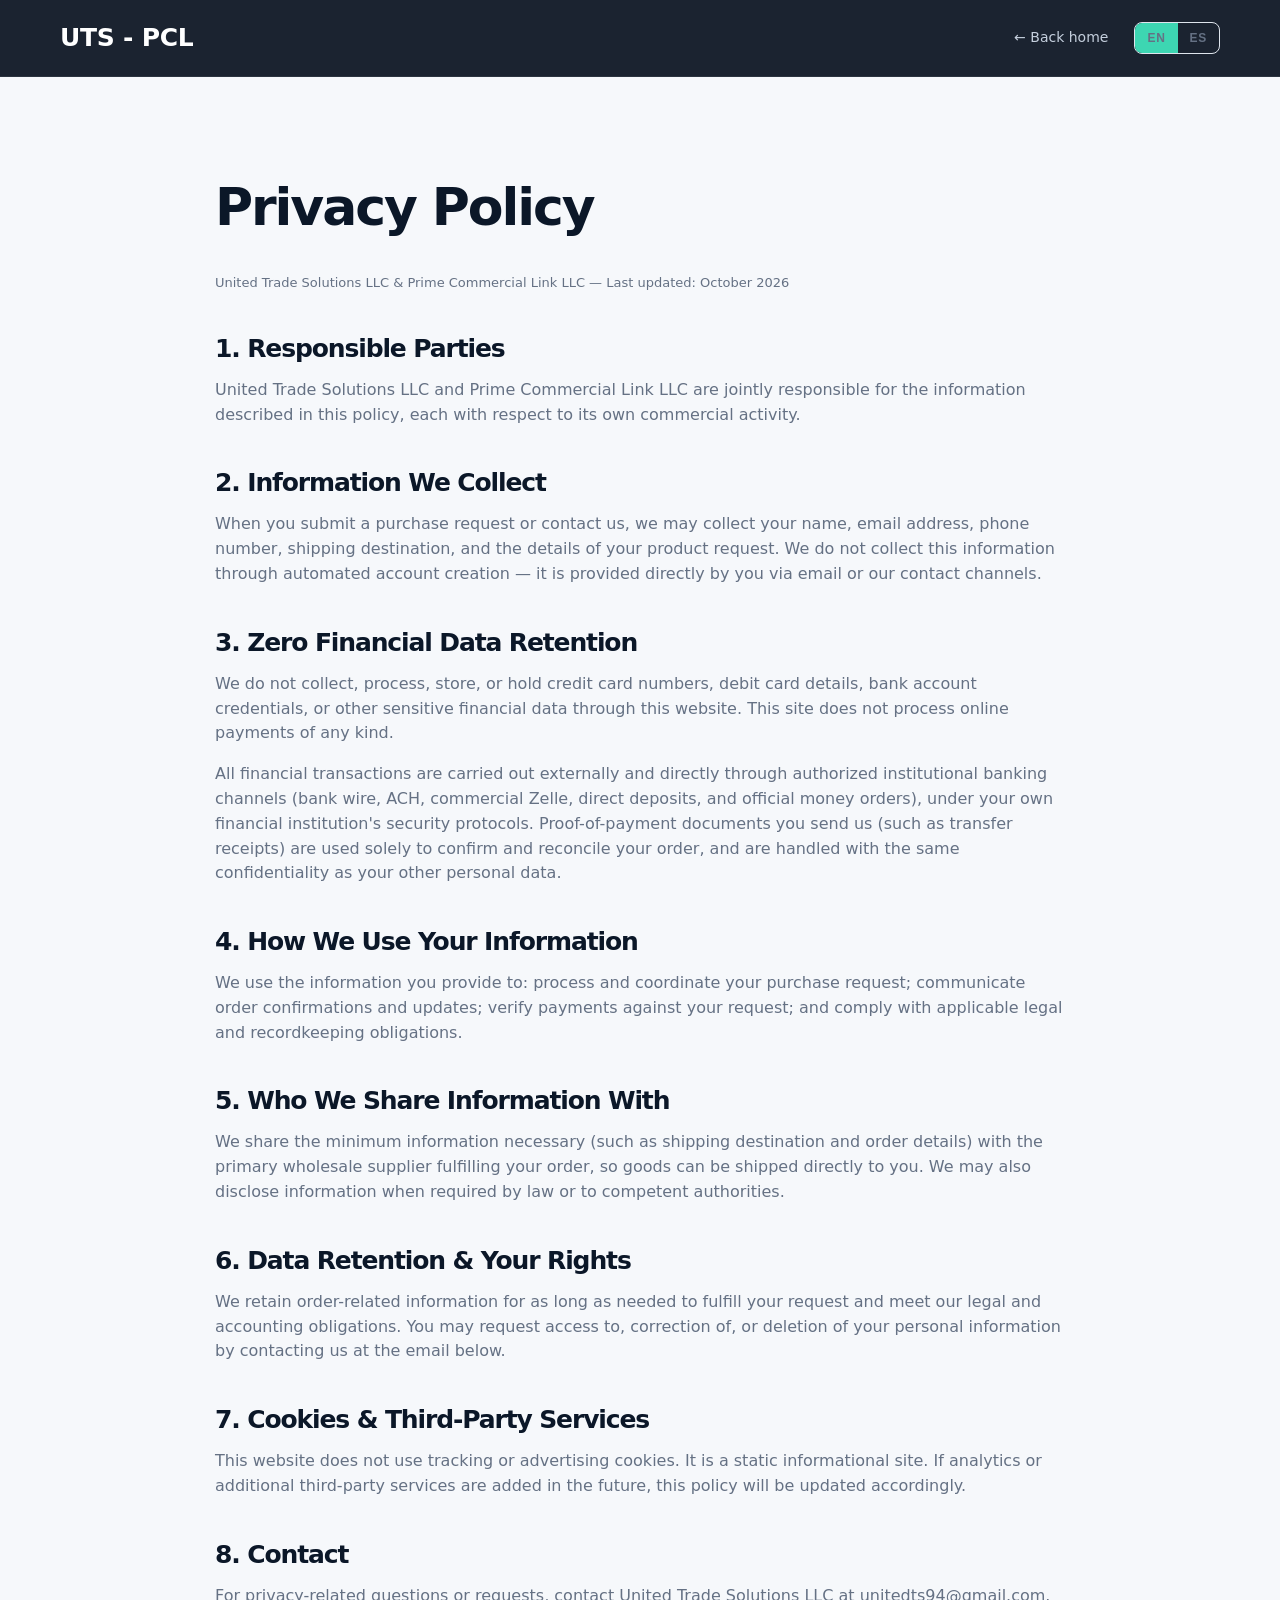
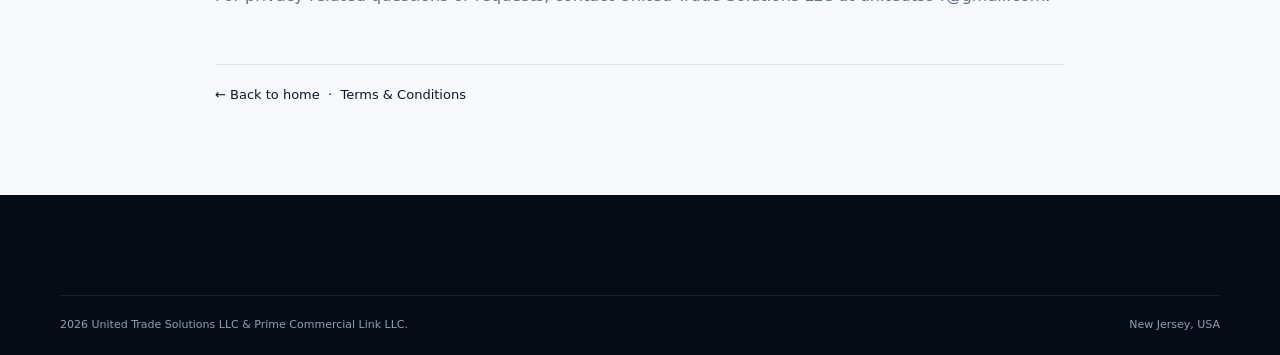
<file: privacy.html>
<!doctype html>
<html lang="en" data-lang="en">
<head>
  <meta charset="utf-8">
  <meta name="viewport" content="width=device-width, initial-scale=1">
  <title>Privacy Policy | UTS - PCL</title>
  <meta name="robots" content="index,follow">
  <link rel="icon" href="assets/favicon.svg" type="image/svg+xml">
  <link rel="stylesheet" href="css/styles.css?v=20261016b">
</head>
<body class="legal-page">
  <header class="site-header">
    <div class="container nav">
      <a class="brand" href="index.html" aria-label="UTS - PCL home">
        <span class="brand-name">UTS - PCL</span>
      </a>
      <div class="nav-right">
        <nav class="nav-links" aria-label="Main navigation" style="display:flex">
          <a href="index.html" data-lang="en">← Back home</a>
          <a href="index.html" data-lang="es">← Volver al inicio</a>
        </nav>
        <span class="lang-switch" role="group" aria-label="Language">
          <button type="button" data-lang-set="en">EN</button>
          <button type="button" data-lang-set="es">ES</button>
        </span>
      </div>
    </div>
  </header>

  <main class="legal-content container">
    <h1 data-lang="en">Privacy Policy</h1>
    <h1 data-lang="es">Política de Privacidad</h1>
    <p class="text-link" data-lang="en">United Trade Solutions LLC &amp; Prime Commercial Link LLC — Last updated: October 2026</p>
    <p class="text-link" data-lang="es">United Trade Solutions LLC y Prime Commercial Link LLC — Última actualización: octubre de 2026</p>

    <h2 data-lang="en">1. Responsible Parties</h2>
    <h2 data-lang="es">1. Responsables del Tratamiento</h2>
    <p data-lang="en">United Trade Solutions LLC and Prime Commercial Link LLC are jointly responsible for the information described in this policy, each with respect to its own commercial activity.</p>
    <p data-lang="es">United Trade Solutions LLC y Prime Commercial Link LLC son responsables conjuntos de la información descrita en esta política, cada una respecto de su propia actividad comercial.</p>

    <h2 data-lang="en">2. Information We Collect</h2>
    <h2 data-lang="es">2. Información que Recopilamos</h2>
    <p data-lang="en">When you submit a purchase request or contact us, we may collect your name, email address, phone number, shipping destination, and the details of your product request. We do not collect this information through automated account creation — it is provided directly by you via email or our contact channels.</p>
    <p data-lang="es">Cuando envías una solicitud de compra o nos contactas, podemos recopilar tu nombre, correo electrónico, teléfono, destino de envío y los detalles de tu solicitud de producto. No recopilamos esta información mediante creación automatizada de cuentas — nos la proporcionas directamente por correo o nuestros canales de contacto.</p>

    <h2 data-lang="en">3. Zero Financial Data Retention</h2>
    <h2 data-lang="es">3. Sin Retención de Datos Financieros</h2>
    <p data-lang="en">We do not collect, process, store, or hold credit card numbers, debit card details, bank account credentials, or other sensitive financial data through this website. This site does not process online payments of any kind.</p>
    <p data-lang="es">No recolectamos, procesamos, almacenamos ni manejamos números de tarjetas de crédito o débito, credenciales de cuentas bancarias, ni otros datos financieros sensibles a través de este sitio web. Este sitio no procesa pagos en línea de ningún tipo.</p>
    <p data-lang="en">All financial transactions are carried out externally and directly through authorized institutional banking channels (bank wire, ACH, commercial Zelle, direct deposits, and official money orders), under your own financial institution's security protocols. Proof-of-payment documents you send us (such as transfer receipts) are used solely to confirm and reconcile your order, and are handled with the same confidentiality as your other personal data.</p>
    <p data-lang="es">Todas las operaciones financieras se realizan de forma externa y directa mediante canales bancarios institucionales autorizados (transferencia bancaria, ACH, Zelle comercial, depósitos directos y giros oficiales), bajo los protocolos de seguridad de tu propia entidad bancaria. Los comprobantes de pago que nos envíes (como recibos de transferencia) se usan únicamente para confirmar y conciliar tu pedido, y se manejan con la misma confidencialidad que el resto de tus datos personales.</p>

    <h2 data-lang="en">4. How We Use Your Information</h2>
    <h2 data-lang="es">4. Para Qué Usamos tu Información</h2>
    <p data-lang="en">We use the information you provide to: process and coordinate your purchase request; communicate order confirmations and updates; verify payments against your request; and comply with applicable legal and recordkeeping obligations.</p>
    <p data-lang="es">Usamos la información que nos proporcionas para: procesar y coordinar tu solicitud de compra; comunicar confirmaciones y actualizaciones del pedido; verificar los pagos contra tu solicitud; y cumplir obligaciones legales y de registro aplicables.</p>

    <h2 data-lang="en">5. Who We Share Information With</h2>
    <h2 data-lang="es">5. Con Quién Compartimos la Información</h2>
    <p data-lang="en">We share the minimum information necessary (such as shipping destination and order details) with the primary wholesale supplier fulfilling your order, so goods can be shipped directly to you. We may also disclose information when required by law or to competent authorities.</p>
    <p data-lang="es">Compartimos la información mínima necesaria (como el destino de envío y los detalles del pedido) con el proveedor mayorista principal que despacha tu pedido, para que la mercancía pueda enviarse directamente a ti. También podemos divulgar información cuando la ley lo exija o ante autoridades competentes.</p>

    <h2 data-lang="en">6. Data Retention &amp; Your Rights</h2>
    <h2 data-lang="es">6. Conservación de Datos y tus Derechos</h2>
    <p data-lang="en">We retain order-related information for as long as needed to fulfill your request and meet our legal and accounting obligations. You may request access to, correction of, or deletion of your personal information by contacting us at the email below.</p>
    <p data-lang="es">Conservamos la información relacionada con tu pedido durante el tiempo necesario para cumplir tu solicitud y nuestras obligaciones legales y contables. Puedes solicitar acceso, corrección o eliminación de tu información personal escribiéndonos al correo indicado abajo.</p>

    <h2 data-lang="en">7. Cookies &amp; Third-Party Services</h2>
    <h2 data-lang="es">7. Cookies y Servicios de Terceros</h2>
    <p data-lang="en">This website does not use tracking or advertising cookies. It is a static informational site. If analytics or additional third-party services are added in the future, this policy will be updated accordingly.</p>
    <p data-lang="es">Este sitio web no utiliza cookies de rastreo ni publicitarias. Es un sitio estático e informativo. Si en el futuro se incorporan analíticas u otros servicios de terceros, esta política se actualizará en consecuencia.</p>

    <h2 data-lang="en">8. Contact</h2>
    <h2 data-lang="es">8. Contacto</h2>
    <p data-lang="en">For privacy-related questions or requests, contact United Trade Solutions LLC at <a href="mailto:unitedts94@gmail.com">unitedts94@gmail.com</a>.</p>
    <p data-lang="es">Para preguntas o solicitudes relacionadas con privacidad, contacta a United Trade Solutions LLC en <a href="mailto:unitedts94@gmail.com">unitedts94@gmail.com</a>.</p>

    <div class="legal-footer-note">
      <a href="index.html" data-lang="en">← Back to home</a>
      <a href="index.html" data-lang="es">← Volver al inicio</a>
      &nbsp;·&nbsp;
      <a href="terms.html" data-lang="en">Terms &amp; Conditions</a>
      <a href="terms.html" data-lang="es">Términos y Condiciones</a>
    </div>
  </main>

  <footer class="footer">
    <div class="container copyright">
      <span><span id="year"></span> United Trade Solutions LLC &amp; Prime Commercial Link LLC.</span>
      <span data-lang="en">New Jersey, USA</span>
      <span data-lang="es">Nueva Jersey, EE. UU.</span>
    </div>
  </footer>

  <script src="js/script.js?v=20261016b"></script>
</body>
</html>
</file>
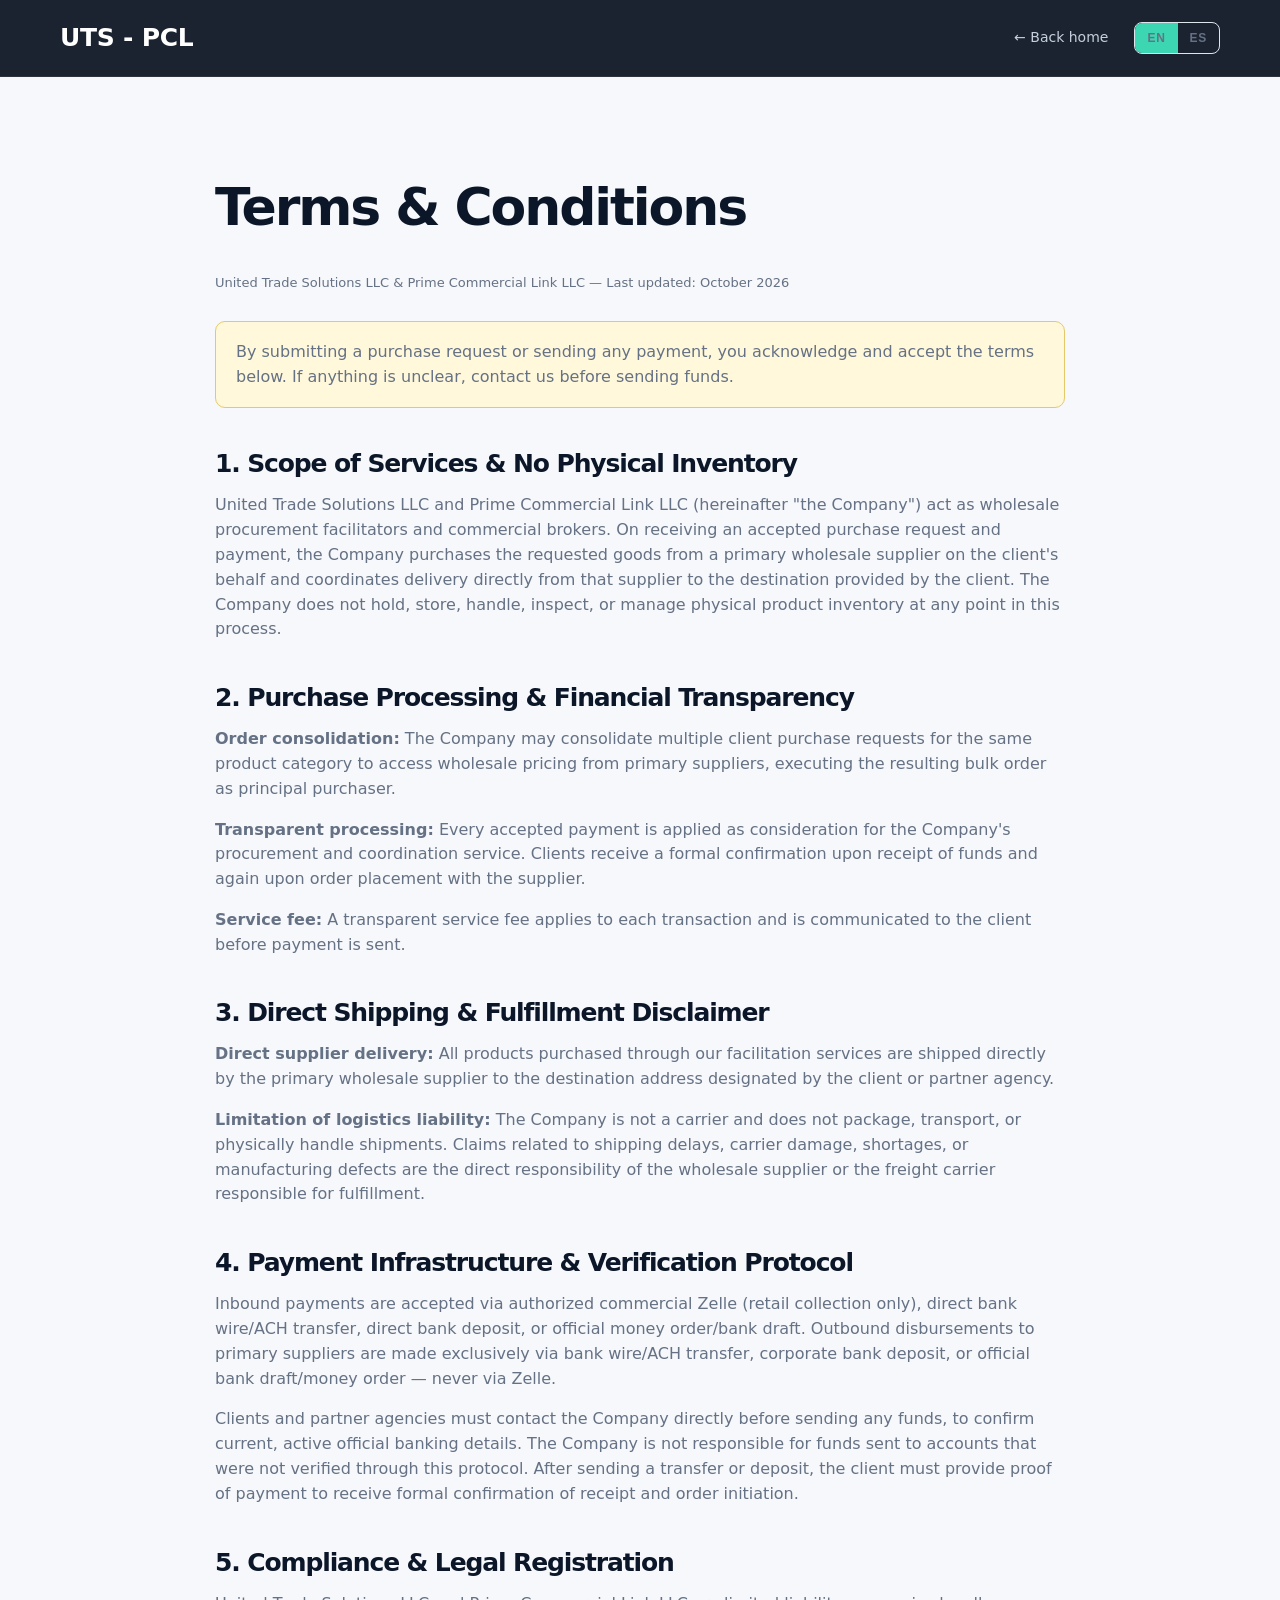
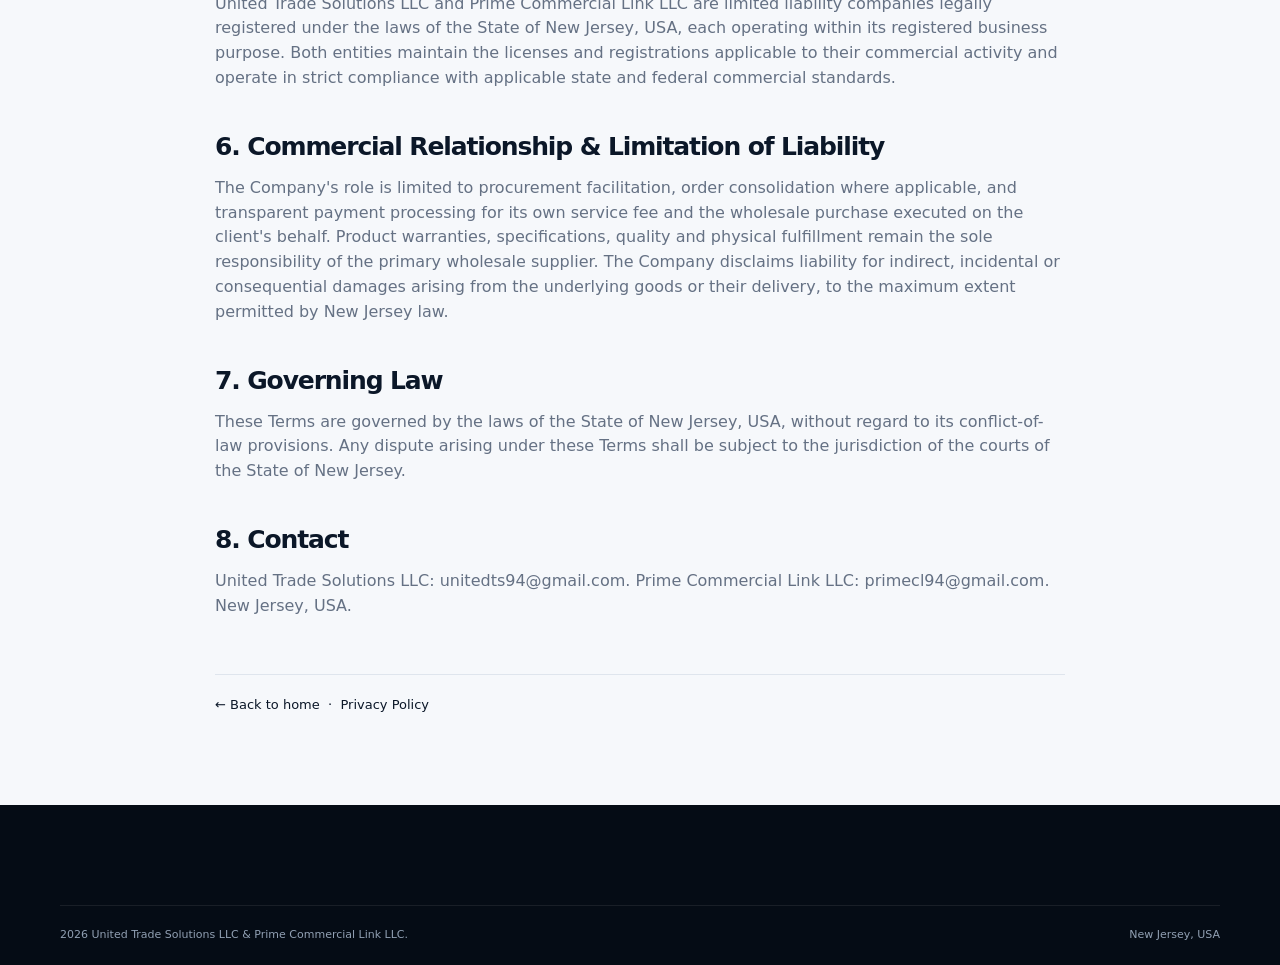
<file: terms.html>
<!doctype html>
<html lang="en" data-lang="en">
<head>
  <meta charset="utf-8">
  <meta name="viewport" content="width=device-width, initial-scale=1">
  <title>Terms &amp; Conditions | UTS - PCL</title>
  <meta name="robots" content="index,follow">
  <link rel="icon" href="assets/favicon.svg" type="image/svg+xml">
  <link rel="stylesheet" href="css/styles.css?v=20261016b">
</head>
<body class="legal-page">
  <header class="site-header">
    <div class="container nav">
      <a class="brand" href="index.html" aria-label="UTS - PCL home">
        <span class="brand-name">UTS - PCL</span>
      </a>
      <div class="nav-right">
        <nav class="nav-links" aria-label="Main navigation" style="display:flex">
          <a href="index.html" data-lang="en">← Back home</a>
          <a href="index.html" data-lang="es">← Volver al inicio</a>
        </nav>
        <span class="lang-switch" role="group" aria-label="Language">
          <button type="button" data-lang-set="en">EN</button>
          <button type="button" data-lang-set="es">ES</button>
        </span>
      </div>
    </div>
  </header>

  <main class="legal-content container">
    <h1 data-lang="en">Terms &amp; Conditions</h1>
    <h1 data-lang="es">Términos y Condiciones</h1>
    <p class="text-link" data-lang="en">United Trade Solutions LLC &amp; Prime Commercial Link LLC — Last updated: October 2026</p>
    <p class="text-link" data-lang="es">United Trade Solutions LLC y Prime Commercial Link LLC — Última actualización: octubre de 2026</p>

    <div class="legal-notice" style="margin:28px 0">
      <p data-lang="en" style="margin:0">By submitting a purchase request or sending any payment, you acknowledge and accept the terms below. If anything is unclear, contact us before sending funds.</p>
      <p data-lang="es" style="margin:0">Al enviar una solicitud de compra o cualquier pago, reconoces y aceptas los términos siguientes. Si algo no queda claro, contáctanos antes de enviar fondos.</p>
    </div>

    <h2 data-lang="en">1. Scope of Services &amp; No Physical Inventory</h2>
    <h2 data-lang="es">1. Naturaleza del Servicio y Ausencia de Inventario</h2>
    <p data-lang="en">United Trade Solutions LLC and Prime Commercial Link LLC (hereinafter "the Company") act as wholesale procurement facilitators and commercial brokers. On receiving an accepted purchase request and payment, the Company purchases the requested goods from a primary wholesale supplier on the client's behalf and coordinates delivery directly from that supplier to the destination provided by the client. The Company does not hold, store, handle, inspect, or manage physical product inventory at any point in this process.</p>
    <p data-lang="es">United Trade Solutions LLC y Prime Commercial Link LLC (en adelante, "la Compañía") actúan como facilitadores de compras al por mayor y brókers comerciales. Al recibir una solicitud de compra aceptada y su pago, la Compañía adquiere la mercancía solicitada ante un proveedor mayorista principal en nombre del cliente y coordina la entrega directamente desde ese proveedor hacia el destino indicado por el cliente. La Compañía no almacena, maneja, inspecciona ni gestiona inventario físico de mercancías en ningún momento de este proceso.</p>

    <h2 data-lang="en">2. Purchase Processing &amp; Financial Transparency</h2>
    <h2 data-lang="es">2. Procesamiento de Compras y Transparencia Financiera</h2>
    <p data-lang="en"><strong>Order consolidation:</strong> The Company may consolidate multiple client purchase requests for the same product category to access wholesale pricing from primary suppliers, executing the resulting bulk order as principal purchaser.</p>
    <p data-lang="es"><strong>Consolidación de pedidos:</strong> La Compañía puede consolidar varias solicitudes de compra de clientes para la misma categoría de producto, con el fin de acceder a precios mayoristas de proveedores principales, ejecutando el pedido consolidado resultante como comprador principal.</p>
    <p data-lang="en"><strong>Transparent processing:</strong> Every accepted payment is applied as consideration for the Company's procurement and coordination service. Clients receive a formal confirmation upon receipt of funds and again upon order placement with the supplier.</p>
    <p data-lang="es"><strong>Procesamiento transparente:</strong> Todo pago aceptado se aplica como contraprestación por el servicio de adquisición y coordinación de la Compañía. Los clientes reciben una confirmación formal al recibirse los fondos y otra al colocarse el pedido ante el proveedor.</p>
    <p data-lang="en"><strong>Service fee:</strong> A transparent service fee applies to each transaction and is communicated to the client before payment is sent.</p>
    <p data-lang="es"><strong>Comisión de servicio:</strong> Se aplica una comisión transparente por transacción, comunicada al cliente antes de enviar el pago.</p>

    <h2 data-lang="en">3. Direct Shipping &amp; Fulfillment Disclaimer</h2>
    <h2 data-lang="es">3. Logística y Despacho Directo</h2>
    <p data-lang="en"><strong>Direct supplier delivery:</strong> All products purchased through our facilitation services are shipped directly by the primary wholesale supplier to the destination address designated by the client or partner agency.</p>
    <p data-lang="es"><strong>Envío directo del proveedor:</strong> Todos los productos adquiridos a través de nuestros servicios de facilitación son despachados directamente por el proveedor mayorista principal hacia la dirección de destino indicada por el cliente o la agencia asociada.</p>
    <p data-lang="en"><strong>Limitation of logistics liability:</strong> The Company is not a carrier and does not package, transport, or physically handle shipments. Claims related to shipping delays, carrier damage, shortages, or manufacturing defects are the direct responsibility of the wholesale supplier or the freight carrier responsible for fulfillment.</p>
    <p data-lang="es"><strong>Límite de responsabilidad logística:</strong> La Compañía no es transportista y no empaca, transporta ni maneja físicamente los envíos. Las reclamaciones relacionadas con retrasos, daños de transporte, faltantes o defectos de fábrica son responsabilidad directa del proveedor mayorista o de la empresa de transporte encargada del despacho.</p>

    <h2 data-lang="en">4. Payment Infrastructure &amp; Verification Protocol</h2>
    <h2 data-lang="es">4. Infraestructura de Pagos y Protocolo de Verificación</h2>
    <p data-lang="en">Inbound payments are accepted via authorized commercial Zelle (retail collection only), direct bank wire/ACH transfer, direct bank deposit, or official money order/bank draft. Outbound disbursements to primary suppliers are made exclusively via bank wire/ACH transfer, corporate bank deposit, or official bank draft/money order — never via Zelle.</p>
    <p data-lang="es">Los pagos de clientes se aceptan mediante Zelle comercial autorizado (solo recepción minorista), transferencia bancaria directa (Wire/ACH), depósito bancario directo, o giro bancario/postal oficial. Los desembolsos a proveedores principales se realizan exclusivamente mediante transferencia bancaria (Wire/ACH), depósito bancario corporativo o giro/cheque bancario oficial — nunca mediante Zelle.</p>
    <p data-lang="en">Clients and partner agencies must contact the Company directly before sending any funds, to confirm current, active official banking details. The Company is not responsible for funds sent to accounts that were not verified through this protocol. After sending a transfer or deposit, the client must provide proof of payment to receive formal confirmation of receipt and order initiation.</p>
    <p data-lang="es">Los clientes y agencias asociadas deben contactar a la Compañía directamente antes de enviar cualquier fondo, para confirmar los datos bancarios oficiales vigentes. La Compañía no es responsable por fondos enviados a cuentas que no hayan sido verificadas mediante este protocolo. Tras enviar la transferencia o depósito, el cliente debe presentar el comprobante de pago para recibir la confirmación formal de recepción e inicio del pedido.</p>

    <h2 data-lang="en">5. Compliance &amp; Legal Registration</h2>
    <h2 data-lang="es">5. Cumplimiento Normativo y Registro Legal</h2>
    <p data-lang="en">United Trade Solutions LLC and Prime Commercial Link LLC are limited liability companies legally registered under the laws of the State of New Jersey, USA, each operating within its registered business purpose. Both entities maintain the licenses and registrations applicable to their commercial activity and operate in strict compliance with applicable state and federal commercial standards.</p>
    <p data-lang="es">United Trade Solutions LLC y Prime Commercial Link LLC son empresas de responsabilidad limitada registradas legalmente bajo las leyes del Estado de Nueva Jersey, EE. UU., cada una operando dentro de su giro comercial registrado. Ambas entidades mantienen las licencias y registros aplicables a su actividad comercial y operan en estricto cumplimiento de los estándares comerciales estatales y federales aplicables.</p>

    <h2 data-lang="en">6. Commercial Relationship &amp; Limitation of Liability</h2>
    <h2 data-lang="es">6. Relación Comercial y Limitación de Responsabilidad</h2>
    <p data-lang="en">The Company's role is limited to procurement facilitation, order consolidation where applicable, and transparent payment processing for its own service fee and the wholesale purchase executed on the client's behalf. Product warranties, specifications, quality and physical fulfillment remain the sole responsibility of the primary wholesale supplier. The Company disclaims liability for indirect, incidental or consequential damages arising from the underlying goods or their delivery, to the maximum extent permitted by New Jersey law.</p>
    <p data-lang="es">El rol de la Compañía se limita a la facilitación de la adquisición, la consolidación de pedidos cuando aplica, y el procesamiento transparente del pago correspondiente a su comisión de servicio y a la compra mayorista ejecutada en nombre del cliente. Las garantías, especificaciones, calidad y cumplimiento físico de los productos son responsabilidad exclusiva del proveedor mayorista principal. La Compañía no asume responsabilidad por daños indirectos, incidentales o consecuentes derivados de la mercancía o su entrega, en la máxima medida permitida por la ley de Nueva Jersey.</p>

    <h2 data-lang="en">7. Governing Law</h2>
    <h2 data-lang="es">7. Ley Aplicable</h2>
    <p data-lang="en">These Terms are governed by the laws of the State of New Jersey, USA, without regard to its conflict-of-law provisions. Any dispute arising under these Terms shall be subject to the jurisdiction of the courts of the State of New Jersey.</p>
    <p data-lang="es">Estos Términos se rigen por las leyes del Estado de Nueva Jersey, EE. UU., sin atender a sus disposiciones sobre conflicto de leyes. Cualquier disputa derivada de estos Términos quedará sujeta a la jurisdicción de los tribunales del Estado de Nueva Jersey.</p>

    <h2 data-lang="en">8. Contact</h2>
    <h2 data-lang="es">8. Contacto</h2>
    <p data-lang="en">United Trade Solutions LLC: <a href="mailto:unitedts94@gmail.com">unitedts94@gmail.com</a>. Prime Commercial Link LLC: <a href="mailto:primecl94@gmail.com">primecl94@gmail.com</a>. New Jersey, USA.</p>
    <p data-lang="es">United Trade Solutions LLC: <a href="mailto:unitedts94@gmail.com">unitedts94@gmail.com</a>. Prime Commercial Link LLC: <a href="mailto:primecl94@gmail.com">primecl94@gmail.com</a>. Nueva Jersey, EE. UU.</p>

    <div class="legal-footer-note">
      <a href="index.html" data-lang="en">← Back to home</a>
      <a href="index.html" data-lang="es">← Volver al inicio</a>
      &nbsp;·&nbsp;
      <a href="privacy.html" data-lang="en">Privacy Policy</a>
      <a href="privacy.html" data-lang="es">Política de Privacidad</a>
    </div>
  </main>

  <footer class="footer">
    <div class="container copyright">
      <span><span id="year"></span> United Trade Solutions LLC &amp; Prime Commercial Link LLC.</span>
      <span data-lang="en">New Jersey, USA</span>
      <span data-lang="es">Nueva Jersey, EE. UU.</span>
    </div>
  </footer>

  <script src="js/script.js?v=20261016b"></script>
</body>
</html>
</file>
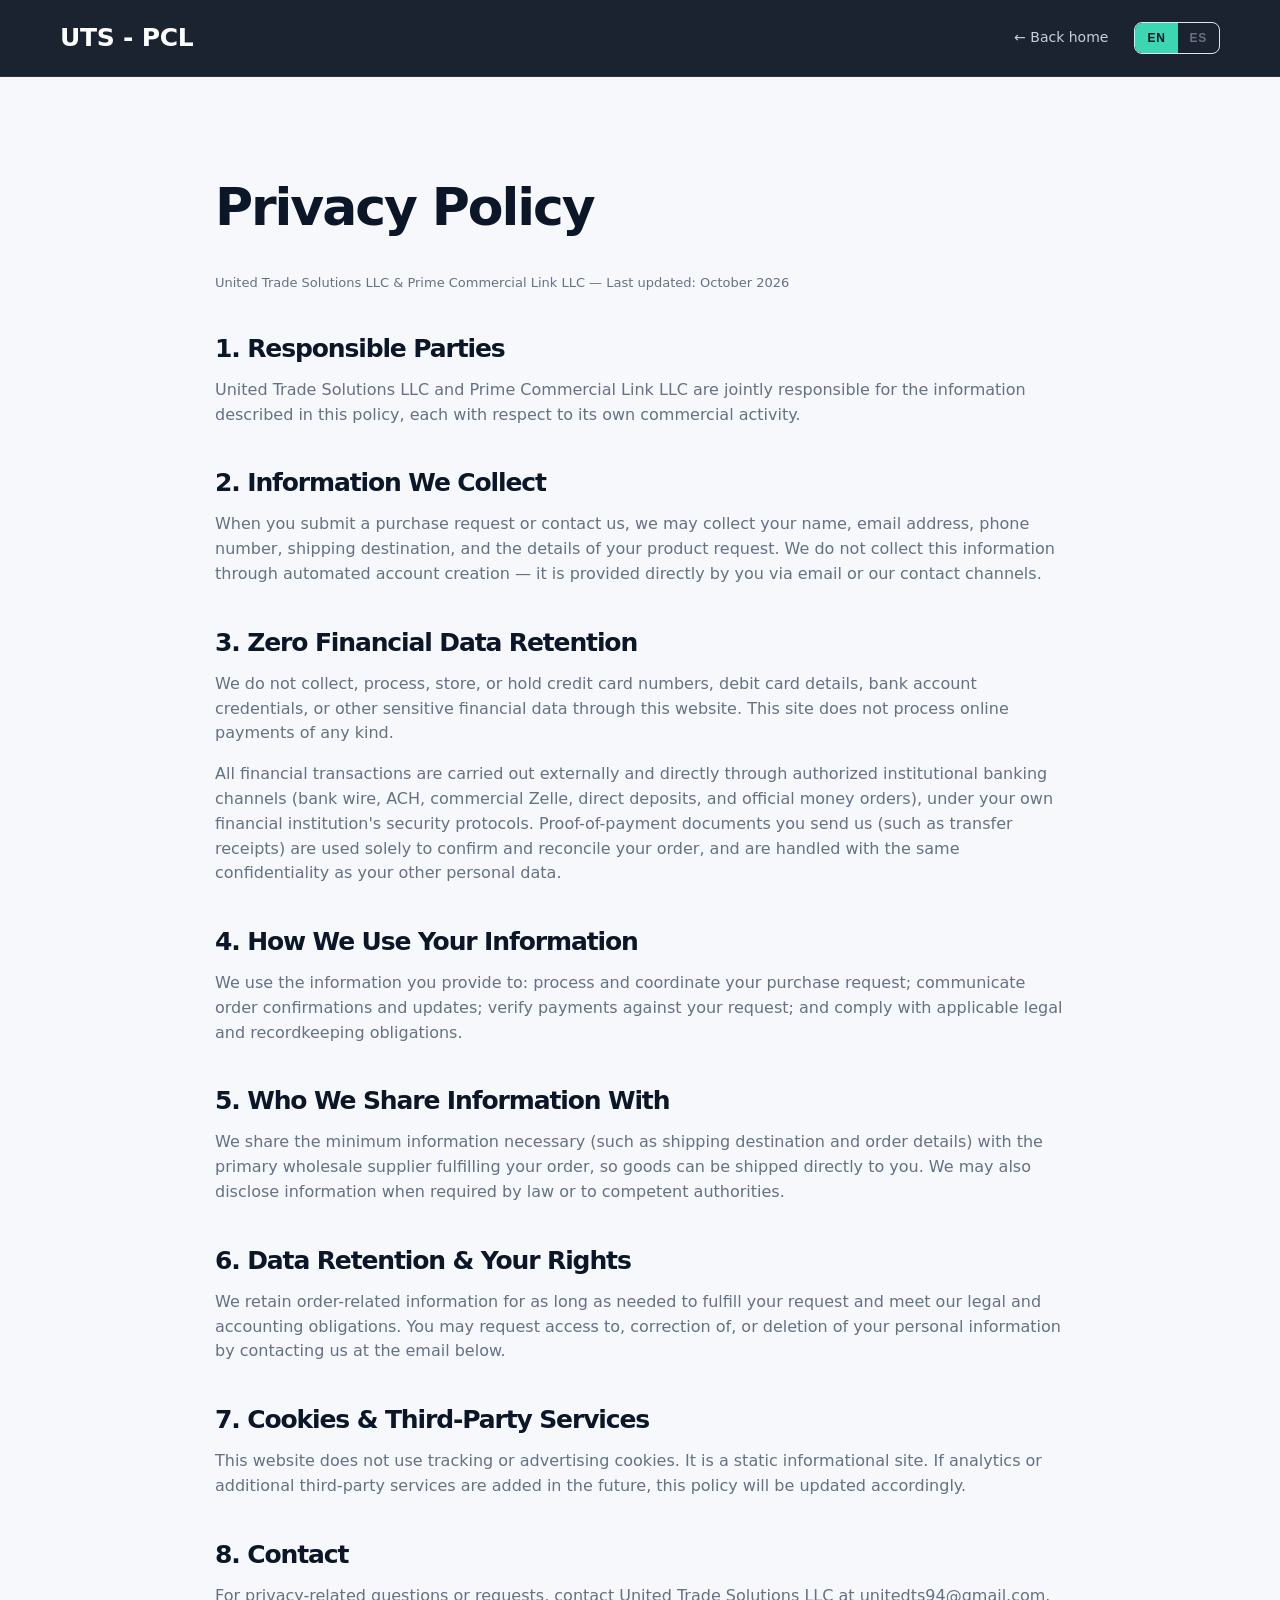
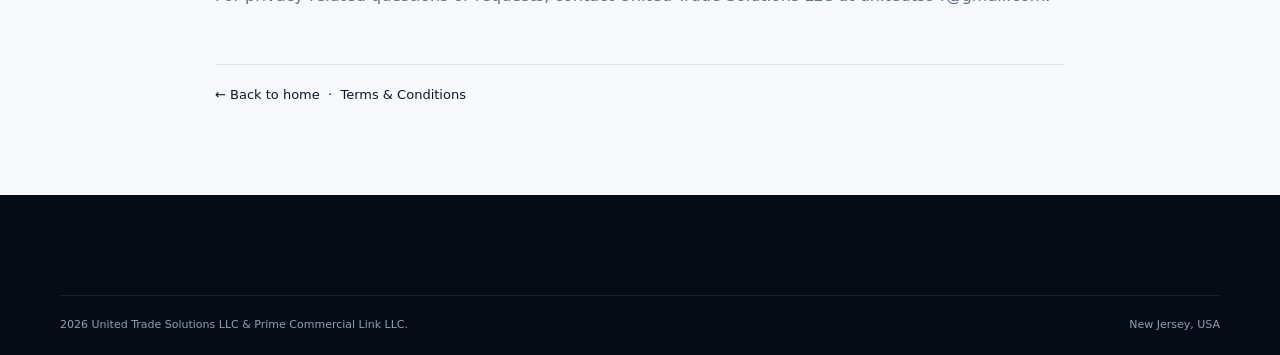
<file: public/privacy.html>
<!doctype html>
<html lang="en" data-lang="en">
<head>
  <meta charset="utf-8">
  <meta name="viewport" content="width=device-width, initial-scale=1">
  <meta http-equiv="Content-Security-Policy" content="default-src 'none'; script-src 'self'; style-src 'self'; img-src 'self' data:; font-src 'self'; connect-src 'self'; manifest-src 'self'; base-uri 'none'; form-action 'none'; object-src 'none'; require-trusted-types-for 'script'; upgrade-insecure-requests">
  <meta name="referrer" content="strict-origin-when-cross-origin">
  <title>Privacy Policy | UTS - PCL</title>
  <meta name="robots" content="index,follow">
  <link rel="canonical" href="https://utspcl.com/privacy.html">
  <link rel="icon" href="assets/favicon.svg" type="image/svg+xml">
  <link rel="stylesheet" href="css/styles.css?v=20261016c">
</head>
<body class="legal-page">
  <header class="site-header">
    <div class="container nav">
      <a class="brand" href="index.html" aria-label="UTS - PCL home">
        <span class="brand-name">UTS - PCL</span>
      </a>
      <div class="nav-right">
        <nav class="nav-links" aria-label="Main navigation">
          <a href="index.html" data-lang="en">← Back home</a>
          <a href="index.html" data-lang="es">← Volver al inicio</a>
        </nav>
        <span class="lang-switch" role="group" aria-label="Language">
          <button type="button" data-lang-set="en">EN</button>
          <button type="button" data-lang-set="es">ES</button>
        </span>
      </div>
    </div>
  </header>

  <main class="legal-content container">
    <h1 data-lang="en">Privacy Policy</h1>
    <h1 data-lang="es">Política de Privacidad</h1>
    <p class="text-link" data-lang="en">United Trade Solutions LLC &amp; Prime Commercial Link LLC — Last updated: October 2026</p>
    <p class="text-link" data-lang="es">United Trade Solutions LLC y Prime Commercial Link LLC — Última actualización: octubre de 2026</p>

    <h2 data-lang="en">1. Responsible Parties</h2>
    <h2 data-lang="es">1. Responsables del Tratamiento</h2>
    <p data-lang="en">United Trade Solutions LLC and Prime Commercial Link LLC are jointly responsible for the information described in this policy, each with respect to its own commercial activity.</p>
    <p data-lang="es">United Trade Solutions LLC y Prime Commercial Link LLC son responsables conjuntos de la información descrita en esta política, cada una respecto de su propia actividad comercial.</p>

    <h2 data-lang="en">2. Information We Collect</h2>
    <h2 data-lang="es">2. Información que Recopilamos</h2>
    <p data-lang="en">When you submit a purchase request or contact us, we may collect your name, email address, phone number, shipping destination, and the details of your product request. We do not collect this information through automated account creation — it is provided directly by you via email or our contact channels.</p>
    <p data-lang="es">Cuando envías una solicitud de compra o nos contactas, podemos recopilar tu nombre, correo electrónico, teléfono, destino de envío y los detalles de tu solicitud de producto. No recopilamos esta información mediante creación automatizada de cuentas — nos la proporcionas directamente por correo o nuestros canales de contacto.</p>

    <h2 data-lang="en">3. Zero Financial Data Retention</h2>
    <h2 data-lang="es">3. Sin Retención de Datos Financieros</h2>
    <p data-lang="en">We do not collect, process, store, or hold credit card numbers, debit card details, bank account credentials, or other sensitive financial data through this website. This site does not process online payments of any kind.</p>
    <p data-lang="es">No recolectamos, procesamos, almacenamos ni manejamos números de tarjetas de crédito o débito, credenciales de cuentas bancarias, ni otros datos financieros sensibles a través de este sitio web. Este sitio no procesa pagos en línea de ningún tipo.</p>
    <p data-lang="en">All financial transactions are carried out externally and directly through authorized institutional banking channels (bank wire, ACH, commercial Zelle, direct deposits, and official money orders), under your own financial institution's security protocols. Proof-of-payment documents you send us (such as transfer receipts) are used solely to confirm and reconcile your order, and are handled with the same confidentiality as your other personal data.</p>
    <p data-lang="es">Todas las operaciones financieras se realizan de forma externa y directa mediante canales bancarios institucionales autorizados (transferencia bancaria, ACH, Zelle comercial, depósitos directos y giros oficiales), bajo los protocolos de seguridad de tu propia entidad bancaria. Los comprobantes de pago que nos envíes (como recibos de transferencia) se usan únicamente para confirmar y conciliar tu pedido, y se manejan con la misma confidencialidad que el resto de tus datos personales.</p>

    <h2 data-lang="en">4. How We Use Your Information</h2>
    <h2 data-lang="es">4. Para Qué Usamos tu Información</h2>
    <p data-lang="en">We use the information you provide to: process and coordinate your purchase request; communicate order confirmations and updates; verify payments against your request; and comply with applicable legal and recordkeeping obligations.</p>
    <p data-lang="es">Usamos la información que nos proporcionas para: procesar y coordinar tu solicitud de compra; comunicar confirmaciones y actualizaciones del pedido; verificar los pagos contra tu solicitud; y cumplir obligaciones legales y de registro aplicables.</p>

    <h2 data-lang="en">5. Who We Share Information With</h2>
    <h2 data-lang="es">5. Con Quién Compartimos la Información</h2>
    <p data-lang="en">We share the minimum information necessary (such as shipping destination and order details) with the primary wholesale supplier fulfilling your order, so goods can be shipped directly to you. We may also disclose information when required by law or to competent authorities.</p>
    <p data-lang="es">Compartimos la información mínima necesaria (como el destino de envío y los detalles del pedido) con el proveedor mayorista principal que despacha tu pedido, para que la mercancía pueda enviarse directamente a ti. También podemos divulgar información cuando la ley lo exija o ante autoridades competentes.</p>

    <h2 data-lang="en">6. Data Retention &amp; Your Rights</h2>
    <h2 data-lang="es">6. Conservación de Datos y tus Derechos</h2>
    <p data-lang="en">We retain order-related information for as long as needed to fulfill your request and meet our legal and accounting obligations. You may request access to, correction of, or deletion of your personal information by contacting us at the email below.</p>
    <p data-lang="es">Conservamos la información relacionada con tu pedido durante el tiempo necesario para cumplir tu solicitud y nuestras obligaciones legales y contables. Puedes solicitar acceso, corrección o eliminación de tu información personal escribiéndonos al correo indicado abajo.</p>

    <h2 data-lang="en">7. Cookies &amp; Third-Party Services</h2>
    <h2 data-lang="es">7. Cookies y Servicios de Terceros</h2>
    <p data-lang="en">This website does not use tracking or advertising cookies. It is a static informational site. If analytics or additional third-party services are added in the future, this policy will be updated accordingly.</p>
    <p data-lang="es">Este sitio web no utiliza cookies de rastreo ni publicitarias. Es un sitio estático e informativo. Si en el futuro se incorporan analíticas u otros servicios de terceros, esta política se actualizará en consecuencia.</p>

    <h2 data-lang="en">8. Contact</h2>
    <h2 data-lang="es">8. Contacto</h2>
    <p data-lang="en">For privacy-related questions or requests, contact United Trade Solutions LLC at <a href="mailto:unitedts94@gmail.com">unitedts94@gmail.com</a>.</p>
    <p data-lang="es">Para preguntas o solicitudes relacionadas con privacidad, contacta a United Trade Solutions LLC en <a href="mailto:unitedts94@gmail.com">unitedts94@gmail.com</a>.</p>

    <div class="legal-footer-note">
      <a href="index.html" data-lang="en">← Back to home</a>
      <a href="index.html" data-lang="es">← Volver al inicio</a>
      &nbsp;·&nbsp;
      <a href="terms.html" data-lang="en">Terms &amp; Conditions</a>
      <a href="terms.html" data-lang="es">Términos y Condiciones</a>
    </div>
  </main>

  <footer class="footer">
    <div class="container copyright">
      <span><span id="year"></span> United Trade Solutions LLC &amp; Prime Commercial Link LLC.</span>
      <span data-lang="en">New Jersey, USA</span>
      <span data-lang="es">Nueva Jersey, EE. UU.</span>
    </div>
  </footer>

  <script src="js/script.js?v=20261016c"></script>
</body>
</html>
</file>
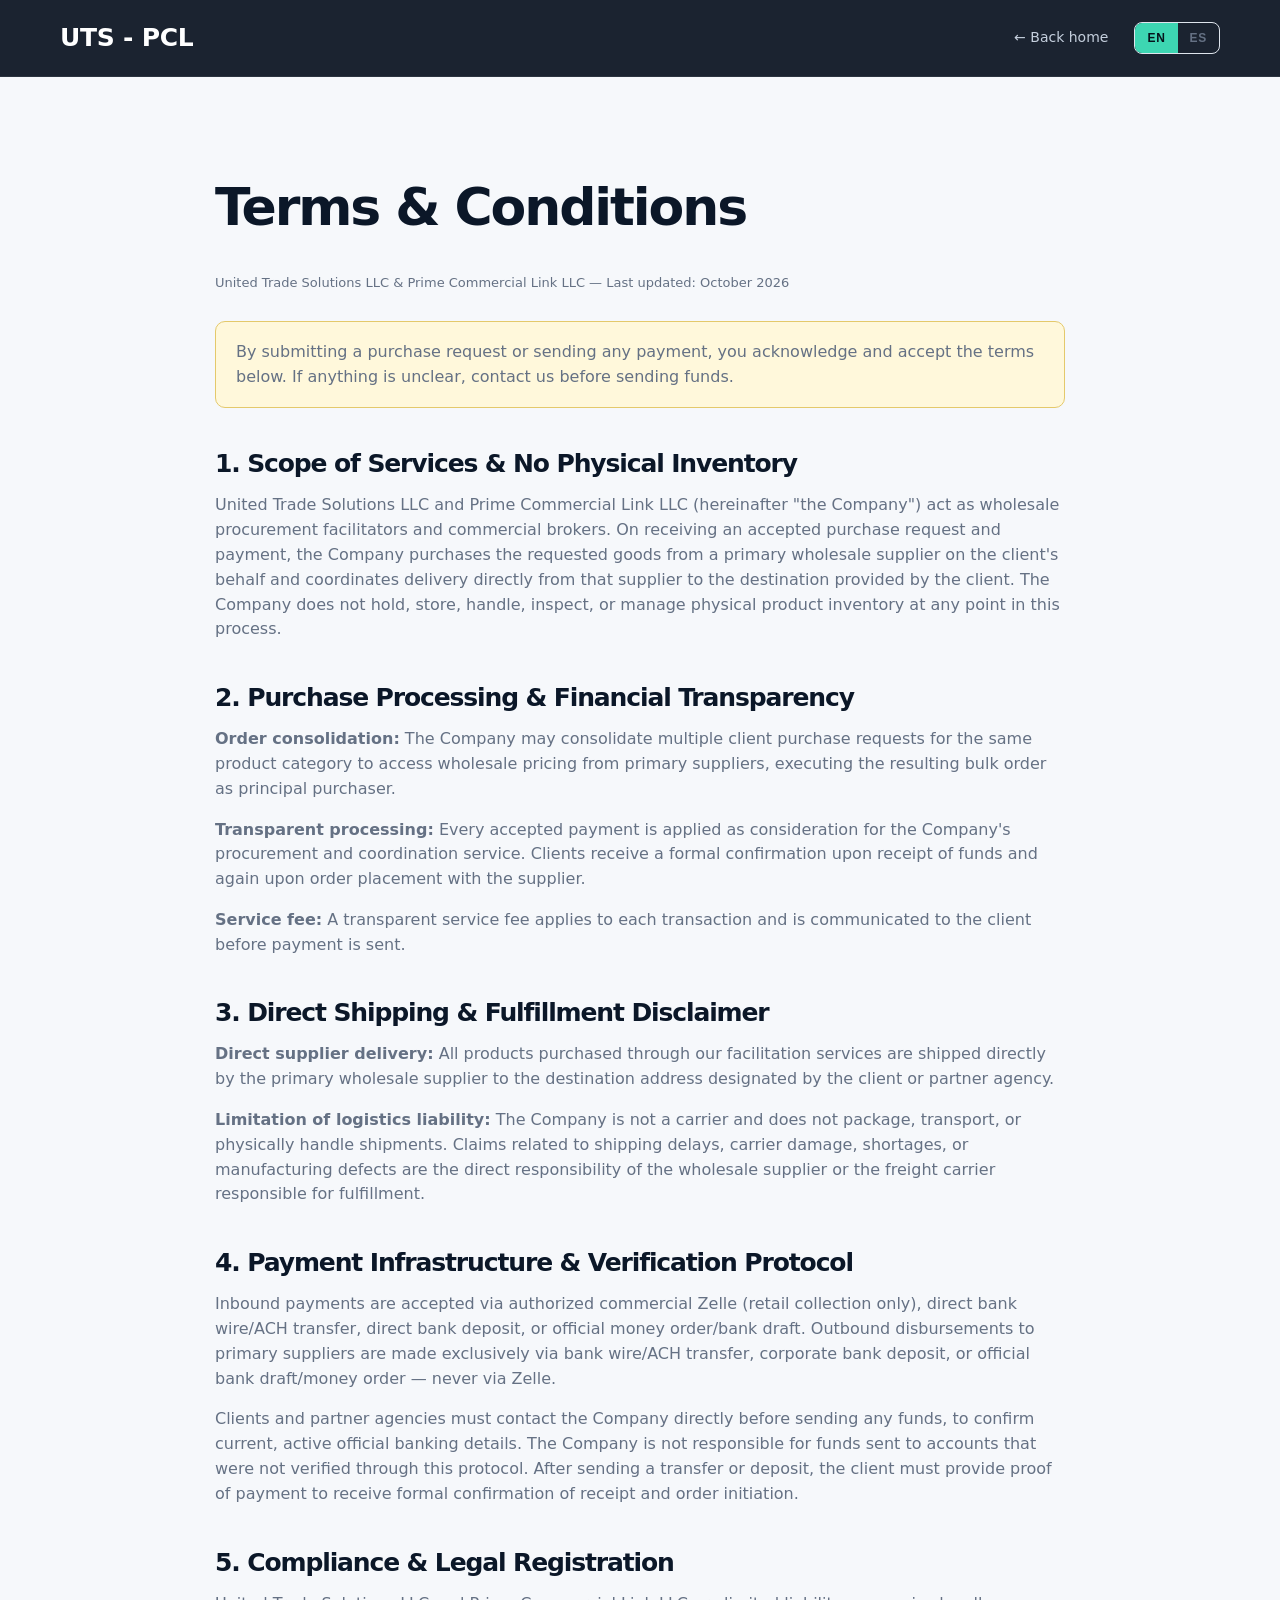
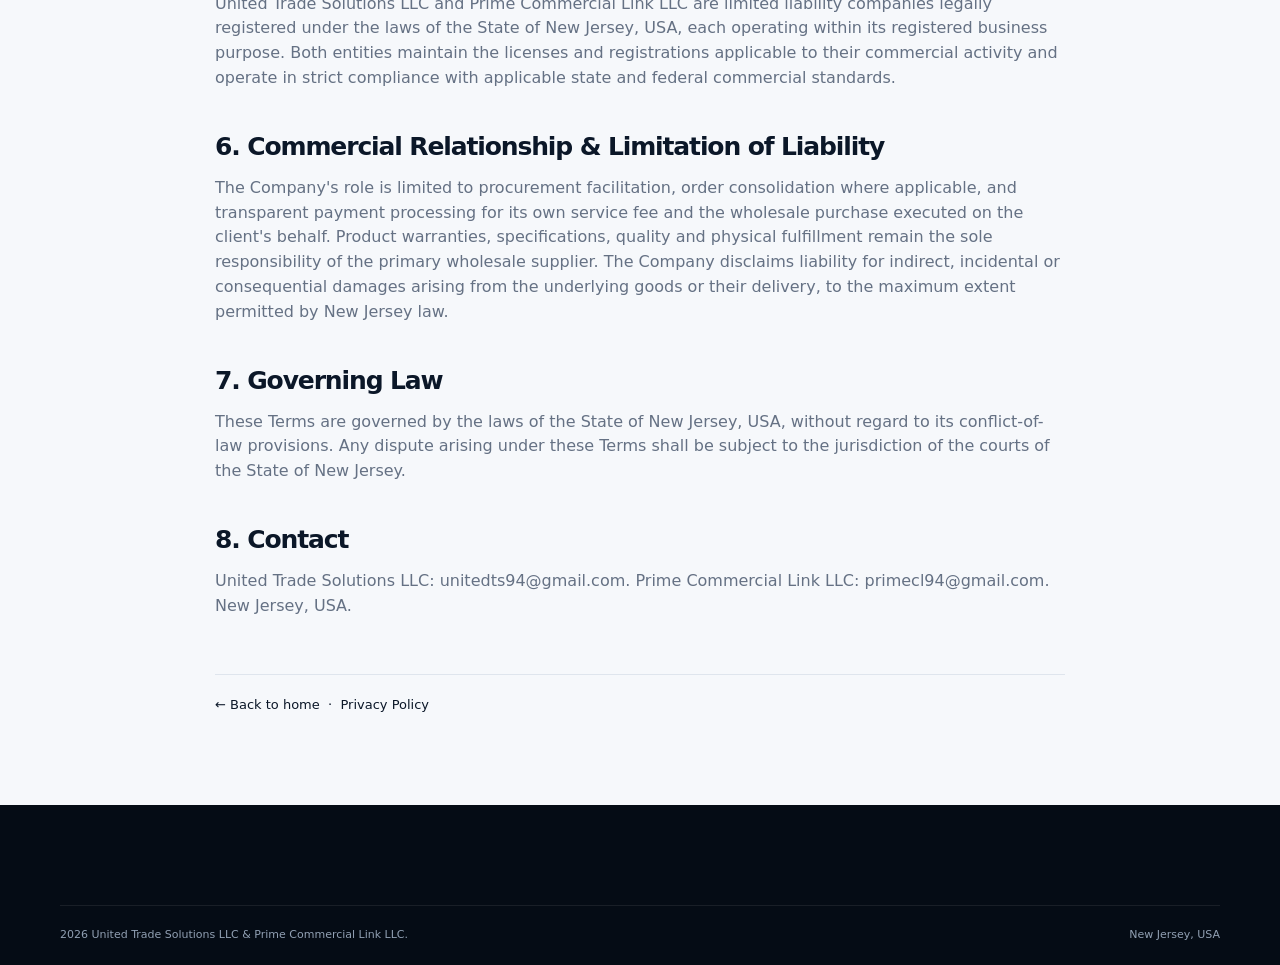
<file: public/terms.html>
<!doctype html>
<html lang="en" data-lang="en">
<head>
  <meta charset="utf-8">
  <meta name="viewport" content="width=device-width, initial-scale=1">
  <meta http-equiv="Content-Security-Policy" content="default-src 'none'; script-src 'self'; style-src 'self'; img-src 'self' data:; font-src 'self'; connect-src 'self'; manifest-src 'self'; base-uri 'none'; form-action 'none'; object-src 'none'; require-trusted-types-for 'script'; upgrade-insecure-requests">
  <meta name="referrer" content="strict-origin-when-cross-origin">
  <title>Terms &amp; Conditions | UTS - PCL</title>
  <meta name="robots" content="index,follow">
  <link rel="canonical" href="https://utspcl.com/terms.html">
  <link rel="icon" href="assets/favicon.svg" type="image/svg+xml">
  <link rel="stylesheet" href="css/styles.css?v=20261016c">
</head>
<body class="legal-page">
  <header class="site-header">
    <div class="container nav">
      <a class="brand" href="index.html" aria-label="UTS - PCL home">
        <span class="brand-name">UTS - PCL</span>
      </a>
      <div class="nav-right">
        <nav class="nav-links" aria-label="Main navigation">
          <a href="index.html" data-lang="en">← Back home</a>
          <a href="index.html" data-lang="es">← Volver al inicio</a>
        </nav>
        <span class="lang-switch" role="group" aria-label="Language">
          <button type="button" data-lang-set="en">EN</button>
          <button type="button" data-lang-set="es">ES</button>
        </span>
      </div>
    </div>
  </header>

  <main class="legal-content container">
    <h1 data-lang="en">Terms &amp; Conditions</h1>
    <h1 data-lang="es">Términos y Condiciones</h1>
    <p class="text-link" data-lang="en">United Trade Solutions LLC &amp; Prime Commercial Link LLC — Last updated: October 2026</p>
    <p class="text-link" data-lang="es">United Trade Solutions LLC y Prime Commercial Link LLC — Última actualización: octubre de 2026</p>

    <div class="legal-notice legal-notice-intro">
      <p data-lang="en">By submitting a purchase request or sending any payment, you acknowledge and accept the terms below. If anything is unclear, contact us before sending funds.</p>
      <p data-lang="es">Al enviar una solicitud de compra o cualquier pago, reconoces y aceptas los términos siguientes. Si algo no queda claro, contáctanos antes de enviar fondos.</p>
    </div>

    <h2 data-lang="en">1. Scope of Services &amp; No Physical Inventory</h2>
    <h2 data-lang="es">1. Naturaleza del Servicio y Ausencia de Inventario</h2>
    <p data-lang="en">United Trade Solutions LLC and Prime Commercial Link LLC (hereinafter "the Company") act as wholesale procurement facilitators and commercial brokers. On receiving an accepted purchase request and payment, the Company purchases the requested goods from a primary wholesale supplier on the client's behalf and coordinates delivery directly from that supplier to the destination provided by the client. The Company does not hold, store, handle, inspect, or manage physical product inventory at any point in this process.</p>
    <p data-lang="es">United Trade Solutions LLC y Prime Commercial Link LLC (en adelante, "la Compañía") actúan como facilitadores de compras al por mayor y brókers comerciales. Al recibir una solicitud de compra aceptada y su pago, la Compañía adquiere la mercancía solicitada ante un proveedor mayorista principal en nombre del cliente y coordina la entrega directamente desde ese proveedor hacia el destino indicado por el cliente. La Compañía no almacena, maneja, inspecciona ni gestiona inventario físico de mercancías en ningún momento de este proceso.</p>

    <h2 data-lang="en">2. Purchase Processing &amp; Financial Transparency</h2>
    <h2 data-lang="es">2. Procesamiento de Compras y Transparencia Financiera</h2>
    <p data-lang="en"><strong>Order consolidation:</strong> The Company may consolidate multiple client purchase requests for the same product category to access wholesale pricing from primary suppliers, executing the resulting bulk order as principal purchaser.</p>
    <p data-lang="es"><strong>Consolidación de pedidos:</strong> La Compañía puede consolidar varias solicitudes de compra de clientes para la misma categoría de producto, con el fin de acceder a precios mayoristas de proveedores principales, ejecutando el pedido consolidado resultante como comprador principal.</p>
    <p data-lang="en"><strong>Transparent processing:</strong> Every accepted payment is applied as consideration for the Company's procurement and coordination service. Clients receive a formal confirmation upon receipt of funds and again upon order placement with the supplier.</p>
    <p data-lang="es"><strong>Procesamiento transparente:</strong> Todo pago aceptado se aplica como contraprestación por el servicio de adquisición y coordinación de la Compañía. Los clientes reciben una confirmación formal al recibirse los fondos y otra al colocarse el pedido ante el proveedor.</p>
    <p data-lang="en"><strong>Service fee:</strong> A transparent service fee applies to each transaction and is communicated to the client before payment is sent.</p>
    <p data-lang="es"><strong>Comisión de servicio:</strong> Se aplica una comisión transparente por transacción, comunicada al cliente antes de enviar el pago.</p>

    <h2 data-lang="en">3. Direct Shipping &amp; Fulfillment Disclaimer</h2>
    <h2 data-lang="es">3. Logística y Despacho Directo</h2>
    <p data-lang="en"><strong>Direct supplier delivery:</strong> All products purchased through our facilitation services are shipped directly by the primary wholesale supplier to the destination address designated by the client or partner agency.</p>
    <p data-lang="es"><strong>Envío directo del proveedor:</strong> Todos los productos adquiridos a través de nuestros servicios de facilitación son despachados directamente por el proveedor mayorista principal hacia la dirección de destino indicada por el cliente o la agencia asociada.</p>
    <p data-lang="en"><strong>Limitation of logistics liability:</strong> The Company is not a carrier and does not package, transport, or physically handle shipments. Claims related to shipping delays, carrier damage, shortages, or manufacturing defects are the direct responsibility of the wholesale supplier or the freight carrier responsible for fulfillment.</p>
    <p data-lang="es"><strong>Límite de responsabilidad logística:</strong> La Compañía no es transportista y no empaca, transporta ni maneja físicamente los envíos. Las reclamaciones relacionadas con retrasos, daños de transporte, faltantes o defectos de fábrica son responsabilidad directa del proveedor mayorista o de la empresa de transporte encargada del despacho.</p>

    <h2 data-lang="en">4. Payment Infrastructure &amp; Verification Protocol</h2>
    <h2 data-lang="es">4. Infraestructura de Pagos y Protocolo de Verificación</h2>
    <p data-lang="en">Inbound payments are accepted via authorized commercial Zelle (retail collection only), direct bank wire/ACH transfer, direct bank deposit, or official money order/bank draft. Outbound disbursements to primary suppliers are made exclusively via bank wire/ACH transfer, corporate bank deposit, or official bank draft/money order — never via Zelle.</p>
    <p data-lang="es">Los pagos de clientes se aceptan mediante Zelle comercial autorizado (solo recepción minorista), transferencia bancaria directa (Wire/ACH), depósito bancario directo, o giro bancario/postal oficial. Los desembolsos a proveedores principales se realizan exclusivamente mediante transferencia bancaria (Wire/ACH), depósito bancario corporativo o giro/cheque bancario oficial — nunca mediante Zelle.</p>
    <p data-lang="en">Clients and partner agencies must contact the Company directly before sending any funds, to confirm current, active official banking details. The Company is not responsible for funds sent to accounts that were not verified through this protocol. After sending a transfer or deposit, the client must provide proof of payment to receive formal confirmation of receipt and order initiation.</p>
    <p data-lang="es">Los clientes y agencias asociadas deben contactar a la Compañía directamente antes de enviar cualquier fondo, para confirmar los datos bancarios oficiales vigentes. La Compañía no es responsable por fondos enviados a cuentas que no hayan sido verificadas mediante este protocolo. Tras enviar la transferencia o depósito, el cliente debe presentar el comprobante de pago para recibir la confirmación formal de recepción e inicio del pedido.</p>

    <h2 data-lang="en">5. Compliance &amp; Legal Registration</h2>
    <h2 data-lang="es">5. Cumplimiento Normativo y Registro Legal</h2>
    <p data-lang="en">United Trade Solutions LLC and Prime Commercial Link LLC are limited liability companies legally registered under the laws of the State of New Jersey, USA, each operating within its registered business purpose. Both entities maintain the licenses and registrations applicable to their commercial activity and operate in strict compliance with applicable state and federal commercial standards.</p>
    <p data-lang="es">United Trade Solutions LLC y Prime Commercial Link LLC son empresas de responsabilidad limitada registradas legalmente bajo las leyes del Estado de Nueva Jersey, EE. UU., cada una operando dentro de su giro comercial registrado. Ambas entidades mantienen las licencias y registros aplicables a su actividad comercial y operan en estricto cumplimiento de los estándares comerciales estatales y federales aplicables.</p>

    <h2 data-lang="en">6. Commercial Relationship &amp; Limitation of Liability</h2>
    <h2 data-lang="es">6. Relación Comercial y Limitación de Responsabilidad</h2>
    <p data-lang="en">The Company's role is limited to procurement facilitation, order consolidation where applicable, and transparent payment processing for its own service fee and the wholesale purchase executed on the client's behalf. Product warranties, specifications, quality and physical fulfillment remain the sole responsibility of the primary wholesale supplier. The Company disclaims liability for indirect, incidental or consequential damages arising from the underlying goods or their delivery, to the maximum extent permitted by New Jersey law.</p>
    <p data-lang="es">El rol de la Compañía se limita a la facilitación de la adquisición, la consolidación de pedidos cuando aplica, y el procesamiento transparente del pago correspondiente a su comisión de servicio y a la compra mayorista ejecutada en nombre del cliente. Las garantías, especificaciones, calidad y cumplimiento físico de los productos son responsabilidad exclusiva del proveedor mayorista principal. La Compañía no asume responsabilidad por daños indirectos, incidentales o consecuentes derivados de la mercancía o su entrega, en la máxima medida permitida por la ley de Nueva Jersey.</p>

    <h2 data-lang="en">7. Governing Law</h2>
    <h2 data-lang="es">7. Ley Aplicable</h2>
    <p data-lang="en">These Terms are governed by the laws of the State of New Jersey, USA, without regard to its conflict-of-law provisions. Any dispute arising under these Terms shall be subject to the jurisdiction of the courts of the State of New Jersey.</p>
    <p data-lang="es">Estos Términos se rigen por las leyes del Estado de Nueva Jersey, EE. UU., sin atender a sus disposiciones sobre conflicto de leyes. Cualquier disputa derivada de estos Términos quedará sujeta a la jurisdicción de los tribunales del Estado de Nueva Jersey.</p>

    <h2 data-lang="en">8. Contact</h2>
    <h2 data-lang="es">8. Contacto</h2>
    <p data-lang="en">United Trade Solutions LLC: <a href="mailto:unitedts94@gmail.com">unitedts94@gmail.com</a>. Prime Commercial Link LLC: <a href="mailto:primecl94@gmail.com">primecl94@gmail.com</a>. New Jersey, USA.</p>
    <p data-lang="es">United Trade Solutions LLC: <a href="mailto:unitedts94@gmail.com">unitedts94@gmail.com</a>. Prime Commercial Link LLC: <a href="mailto:primecl94@gmail.com">primecl94@gmail.com</a>. Nueva Jersey, EE. UU.</p>

    <div class="legal-footer-note">
      <a href="index.html" data-lang="en">← Back to home</a>
      <a href="index.html" data-lang="es">← Volver al inicio</a>
      &nbsp;·&nbsp;
      <a href="privacy.html" data-lang="en">Privacy Policy</a>
      <a href="privacy.html" data-lang="es">Política de Privacidad</a>
    </div>
  </main>

  <footer class="footer">
    <div class="container copyright">
      <span><span id="year"></span> United Trade Solutions LLC &amp; Prime Commercial Link LLC.</span>
      <span data-lang="en">New Jersey, USA</span>
      <span data-lang="es">Nueva Jersey, EE. UU.</span>
    </div>
  </footer>

  <script src="js/script.js?v=20261016c"></script>
</body>
</html>
</file>
<file: css/styles.css>
:root{
  --bg:#f6f8fb;--surface:#fff;--ink:#0b1728;--muted:#657184;--line:#dfe5ed;
  --dark:#08111f;--accent:#3dd6b2;--accent-2:#63a7ff;--brass:#d6a84f;--max:1160px;
}
*{box-sizing:border-box}
html{scroll-behavior:smooth}

/* ---------- Idiomas: EN por defecto, ES bajo html[data-lang="es"] ----------
   Se oculta solo el idioma inactivo, con !important para ganar siempre a
   cualquier otra regla de display (grid/flex/etc.) sin importar el orden. */
html:not([data-lang="es"]) [data-lang="es"]{display:none !important}
html[data-lang="es"] [data-lang="en"]{display:none !important}
.lang-switch{display:flex;align-items:center;gap:0;border:1px solid rgba(255,255,255,.22);border-radius:8px;overflow:hidden}
.lang-switch button{appearance:none;background:transparent;border:0;color:#9daabd;font-size:12px;font-weight:800;letter-spacing:.06em;padding:8px 12px;cursor:pointer;transition:.15s}
.lang-switch button.active{background:var(--accent);color:#06131b}
.lang-switch button:not(.active):hover{color:#fff}
.legal-page .lang-switch button{border-color:var(--line)}
.legal-page .lang-switch{border-color:var(--line)}
.legal-page .lang-switch button{color:var(--muted)}
.legal-page .lang-switch button:not(.active):hover{color:var(--ink)}
body{margin:0;font-family:Inter,ui-sans-serif,system-ui,-apple-system,BlinkMacSystemFont,"Segoe UI",sans-serif;color:var(--ink);background:var(--bg);line-height:1.55}
a{color:inherit;text-decoration:none}
.container{width:min(var(--max),calc(100% - 40px));margin:auto}
.site-header{position:sticky;top:0;z-index:20;background:rgba(8,17,31,.92);backdrop-filter:blur(14px);border-bottom:1px solid rgba(255,255,255,.08)}
.nav{height:76px;display:flex;align-items:center;justify-content:space-between}
.brand{display:flex;align-items:center;gap:11px;color:#fff;font-weight:750;letter-spacing:-.02em}
.brand-name{font-size:25px;font-weight:800;letter-spacing:-.01em;white-space:nowrap}
.brand-mark{display:grid;place-items:center;width:38px;height:38px;border:1px solid rgba(61,214,178,.55);border-radius:11px;color:var(--accent);font-size:11px;letter-spacing:.08em}
.nav-right{display:flex;align-items:center;gap:26px}
.nav-links{display:flex;gap:30px;color:#c5cfdd;font-size:14px}
.nav-links a:hover,.text-link:hover{color:#fff}
.menu-toggle{display:none;background:none;border:0;color:#fff;font-size:25px}
.hero{min-height:690px;background:radial-gradient(circle at 80% 25%,rgba(99,167,255,.18),transparent 30%),radial-gradient(circle at 70% 80%,rgba(61,214,178,.12),transparent 35%),var(--dark);color:#fff;display:flex;align-items:center;overflow:hidden}
.hero-grid{display:grid;grid-template-columns:1.05fr .95fr;gap:70px;align-items:center;padding:90px 0}
.eyebrow{margin:0 0 16px;color:#13866c;font-size:11px;font-weight:800;letter-spacing:.16em}
.hero h1{font-size:clamp(48px,6vw,78px);line-height:1.02;letter-spacing:-.055em;margin:0 0 25px;max-width:720px}
.hero .eyebrow,.section-dark .eyebrow,.contact-section .eyebrow{color:#3dd6b2}
.hero h1 span{color:var(--accent)}
.hero-text{font-size:19px;color:#b9c5d5;max-width:600px;margin-bottom:35px}
.hero-actions{display:flex;gap:12px;flex-wrap:wrap}
.button{display:inline-flex;align-items:center;gap:12px;padding:13px 20px;border-radius:10px;font-size:14px;font-weight:750;transition:.2s ease}
.button:hover{transform:translateY(-2px)}
.button-primary{background:var(--accent);color:#06131b}
.button-secondary{border:1px solid rgba(255,255,255,.2);color:#fff}
.button-light{background:#fff;color:#08111f}
.hero-visual{min-height:390px;position:relative;display:grid;place-items:center}
.network-card{width:min(440px,100%);padding:26px;border:1px solid rgba(255,255,255,.12);background:rgba(255,255,255,.055);border-radius:22px;box-shadow:0 35px 80px rgba(0,0,0,.3);backdrop-filter:blur(12px);position:relative;z-index:2}
.network-top,.network-bottom{display:flex;align-items:center;justify-content:space-between;color:#8e9caf;font-size:11px;text-transform:uppercase;letter-spacing:.08em}
.status-dot{width:7px;height:7px;background:var(--accent);border-radius:50%;box-shadow:0 0 14px var(--accent)}
.network-top{justify-content:flex-start;gap:8px;padding-bottom:30px}
.network-lines{height:220px;position:relative;display:grid;place-items:center}
.node{position:absolute;border-radius:50%;display:grid;place-items:center;font-size:11px;font-weight:800;letter-spacing:.08em}
.node-a,.node-b{width:86px;height:86px;border:1px solid rgba(255,255,255,.16);background:#102039;color:#aeb9c9}
.node-a{left:0}.node-b{right:0}
.node-center{width:100px;height:100px;background:linear-gradient(145deg,#3dd6b2,#278ed8);color:#06131b;box-shadow:0 0 45px rgba(61,214,178,.22)}
.line{position:absolute;height:1px;width:110px;background:linear-gradient(90deg,rgba(99,167,255,.1),var(--accent),rgba(99,167,255,.1));top:50%}
.line-a{left:65px}.line-b{right:65px}
.network-bottom{border-top:1px solid rgba(255,255,255,.08);padding-top:17px}
.network-bottom strong{color:#fff}
.orb{position:absolute;border-radius:50%;filter:blur(2px)}
.orb-one{width:240px;height:240px;background:rgba(61,214,178,.08);top:0;right:20px}
.orb-two{width:180px;height:180px;background:rgba(99,167,255,.08);bottom:0;left:40px}
.section{padding:105px 0;background:var(--surface)}
.split{display:grid;grid-template-columns:.9fr 1.1fr;gap:90px}
h2{font-size:clamp(34px,4vw,52px);line-height:1.08;letter-spacing:-.045em;margin:0}
.section-copy{font-size:19px;color:var(--muted)}
.section-copy p{margin-top:0}
.trust-row{display:grid;grid-template-columns:repeat(3,1fr);gap:18px;margin-top:45px}
.trust-row div{padding-top:16px;border-top:1px solid var(--line)}
.trust-row strong{display:block;font-size:12px;color:#13866c;margin-bottom:7px}
.trust-row span{font-size:13px;font-weight:700;color:var(--ink)}
.section-dark{background:var(--dark);color:#fff}
.section-heading{max-width:650px}
.section-heading.centered{text-align:center;margin:0 auto 55px}
.section-heading p:not(.eyebrow){color:var(--muted)}
.section-dark .section-heading p:not(.eyebrow){color:#9daabd}
.flow-heading{margin-top:80px}
.steps{display:grid;grid-template-columns:repeat(3,1fr);gap:18px}
.step-card{position:relative;padding:32px;background:#0d1b2e;border:1px solid rgba(255,255,255,.08);border-radius:18px;min-height:300px}
.step-card.featured{border-color:rgba(61,214,178,.4);background:linear-gradient(145deg,#0e2430,#0d1b2e)}
.step-number{position:absolute;right:24px;top:23px;color:#7a8ba3;font-size:12px;font-weight:800}
.icon{width:48px;height:48px;display:grid;place-items:center;border-radius:13px;background:rgba(61,214,178,.1);color:var(--accent);font-size:22px;margin-bottom:55px}
.step-card h3{font-size:21px;margin:0 0 12px;color:#fff !important}
.step-card p{color:#9ba9bc;font-size:14px;margin:0}
.value-section{background:#eef2f7}
.value-grid{display:grid;grid-template-columns:.9fr 1.1fr;gap:100px}
.value-intro h2{max-width:520px}
.value-list{border-top:1px solid #cfd7e1}
.value-item{display:grid;grid-template-columns:55px 1fr;gap:18px;padding:25px 0;border-bottom:1px solid #cfd7e1}
.value-item>span{color:#1aa487;font-size:12px;font-weight:800}
.value-item h3{margin:0 0 4px;font-size:18px}
.value-item p{margin:0;color:var(--muted);font-size:14px}
.contact-section{padding:85px 0;background:var(--dark)}
.contact-card{display:flex;align-items:center;justify-content:space-between;gap:35px;padding:55px;border-radius:24px;background:linear-gradient(120deg,#10263a,#0d1a2a);border:1px solid rgba(255,255,255,.1);color:#fff}
.contact-card h2{font-size:40px}
.contact-card p:not(.eyebrow){color:#a9b7c9;max-width:620px}
.footer{background:#050c15;color:#91a0b3;padding:55px 0 22px}
.footer-grid{display:flex;justify-content:space-between;gap:50px}
.footer-brand{margin-bottom:20px}
.footer-note{max-width:530px;font-size:13px;margin:0}
.footer-links{display:flex;gap:22px;align-items:flex-start;font-size:13px}
.footer-links a:hover{color:#fff}
.copyright{border-top:1px solid rgba(255,255,255,.08);margin-top:45px;padding-top:20px;display:flex;justify-content:space-between;font-size:11px}
.legal-page{background:var(--bg)}
.legal-content{padding:90px 0;max-width:850px}
.legal-content h1{font-size:52px;letter-spacing:-.04em;margin:0 0 25px}
.legal-content h2{font-size:25px;margin:42px 0 10px}
.legal-content p{color:var(--muted)}
.legal-notice{padding:18px 20px;border:1px solid #e4c96b;background:#fff8db;border-radius:10px}
.legal-footer-note{border-top:1px solid var(--line);margin-top:55px;padding-top:20px;font-size:13px}
.text-link{color:#c5cfdd;font-size:13px}
/* ---------- Empresas (About) ---------- */
.companies-grid{display:grid;grid-template-columns:repeat(2,1fr);gap:22px;margin-top:50px}
.company-card{padding:34px;border-radius:18px;background:var(--surface);border:1px solid var(--line)}
.company-card .tag{display:inline-block;font-size:11px;font-weight:800;letter-spacing:.08em;color:#13866c;background:rgba(61,214,178,.12);padding:5px 10px;border-radius:999px;margin-bottom:16px}
.company-card h3{margin:0 0 6px;font-size:23px;letter-spacing:-.02em}
.company-card .focus{color:var(--muted);font-size:13px;font-weight:700;margin:0 0 14px}
.company-card p.desc{color:var(--muted);font-size:15px;margin:0 0 18px}
.company-card .contact-line{display:flex;align-items:center;gap:8px;font-size:14px;font-weight:700;border-top:1px solid var(--line);padding-top:16px}
.company-card .contact-line a{color:var(--ink)}
.company-card .contact-line a:hover{color:#199f82}
.company-card .pending{color:var(--muted);font-weight:600;font-style:italic}

/* ---------- Alcance / categorías ---------- */
.scope-meta{display:flex;flex-wrap:wrap;gap:14px;margin:0 0 46px}
.scope-pill{background:var(--dark);color:#fff;border-radius:12px;padding:16px 22px}
.scope-pill strong{display:block;font-size:22px;color:var(--accent);letter-spacing:-.01em}
.scope-pill span{font-size:12px;color:#9daabd}
.categories-grid{display:grid;grid-template-columns:repeat(5,1fr);gap:14px}
.category-card{background:#0d1b2e;border:1px solid rgba(255,255,255,.08);border-radius:14px;padding:20px 18px;min-height:132px}
.category-card .icon{width:36px;height:36px;display:grid;place-items:center;border-radius:9px;background:rgba(61,214,178,.1);color:var(--accent);font-size:17px;margin-bottom:14px}
.category-card h4{margin:0 0 6px;font-size:14px;color:#fff;letter-spacing:-.01em}
.category-card p{margin:0;font-size:12px;color:#9ba9bc;line-height:1.45}

/* ---------- Flujo operativo ---------- */
.flow{display:grid;grid-template-columns:1fr auto 1fr auto 1fr auto 1fr;gap:0;align-items:stretch;margin-top:10px}
.flow-node{background:#0d1b2e;border:1px solid rgba(255,255,255,.08);border-radius:16px;padding:26px 20px;position:relative;text-align:center}
.flow-node.hub{border-color:rgba(61,214,178,.4);background:linear-gradient(145deg,#0e2430,#0d1b2e)}
.flow-node .flow-icon{width:44px;height:44px;margin:0 auto 14px;display:grid;place-items:center;border-radius:50%;background:rgba(61,214,178,.12);color:var(--accent);font-size:19px}
.flow-node h4{margin:0 0 8px;font-size:15px;color:#fff}
.flow-node p{margin:0;font-size:12.5px;color:#9ba9bc;line-height:1.5}
.flow-arrow{display:flex;align-items:center;justify-content:center;color:#13866c;font-size:20px;padding:0 6px}

/* ---------- Pagos ---------- */
.pay-grid{display:grid;grid-template-columns:repeat(2,1fr);gap:20px;margin-top:46px}
.pay-card{background:var(--surface);border:1px solid var(--line);border-radius:16px;padding:30px}
.pay-card h3{margin:0 0 4px;font-size:19px;color:var(--ink)}
.pay-card .sub{color:var(--muted);font-size:13px;margin:0 0 20px}
.pay-card ul{list-style:none;margin:0;padding:0;display:grid;gap:11px}
.pay-card li{display:flex;gap:10px;align-items:flex-start;font-size:14.5px;color:var(--ink)}
.pay-card li::before{content:"";width:6px;height:6px;border-radius:50%;background:var(--accent);margin-top:8px;flex:none}
.pay-note{margin-top:16px;font-size:12.5px;color:var(--muted);font-style:italic}

/* ---------- Protocolo de verificación ---------- */
.protocol-list{display:grid;gap:18px;margin-top:40px;max-width:760px}
.protocol-item{display:grid;grid-template-columns:50px 1fr;gap:20px;padding:22px 0;border-top:1px solid rgba(255,255,255,.1)}
.protocol-item .num{width:42px;height:42px;border-radius:50%;background:rgba(61,214,178,.12);color:var(--accent);display:grid;place-items:center;font-weight:800;font-size:14px}
.protocol-item h4{margin:0 0 6px;color:#fff;font-size:16px}
.protocol-item p{margin:0;color:#9daabd;font-size:14.5px}

/* ---------- Cumplimiento ---------- */
.compliance-box{background:#fff8db;border:1px solid #e4c96b;border-radius:16px;padding:30px 34px;display:flex;gap:18px;align-items:flex-start}
.compliance-box .badge{flex:none;width:46px;height:46px;border-radius:12px;background:#e4c96b;color:#4a3a05;display:grid;place-items:center;font-size:20px;font-weight:800}
.compliance-box p{margin:0 0 10px;color:#4a3a05;font-size:14.5px}
.compliance-box p:last-child{margin-bottom:0}

/* ---------- FAQ ---------- */
.faq-list{max-width:820px;margin:44px auto 0;display:grid;gap:1px;background:var(--line);border:1px solid var(--line);border-radius:16px;overflow:hidden}
.faq-item{background:var(--surface)}
.faq-q{width:100%;text-align:left;background:none;border:0;padding:22px 26px;font-size:16px;font-weight:700;color:var(--ink);display:flex;justify-content:space-between;align-items:center;gap:16px;cursor:pointer}
.faq-q .plus{flex:none;width:22px;height:22px;border-radius:50%;border:1px solid var(--line);display:grid;place-items:center;font-size:14px;color:#13866c;transition:.2s}
.faq-item.open .faq-q .plus{transform:rotate(45deg);background:var(--accent);color:#06131b;border-color:var(--accent)}
.faq-a{max-height:0;overflow:hidden;transition:max-height .25s ease}
.faq-item.open .faq-a{max-height:260px}
.faq-a-inner{padding:0 26px 24px;color:var(--muted);font-size:14.5px;max-width:680px}

@media(max-width:850px){
  .nav-links{display:none}.menu-toggle{display:block}
  .nav-links.open{position:absolute;top:76px;left:0;right:0;display:flex;flex-direction:column;background:#08111f;padding:20px 30px;border-bottom:1px solid rgba(255,255,255,.1)}
  .hero-grid,.split,.value-grid{grid-template-columns:1fr;gap:50px}
  .hero{min-height:auto}.hero-grid{padding:75px 0}.hero-visual{min-height:330px}
  .steps{grid-template-columns:1fr}
  .step-card{min-height:240px}.icon{margin-bottom:35px}
  .contact-card,.footer-grid{flex-direction:column;align-items:flex-start}
  .footer-links{flex-wrap:wrap}.copyright{flex-direction:column;gap:7px}
  .companies-grid,.pay-grid{grid-template-columns:1fr}
  .categories-grid{grid-template-columns:repeat(2,1fr)}
  .flow{grid-template-columns:1fr}
  .flow-arrow{transform:rotate(90deg);padding:10px 0}
  .protocol-item{grid-template-columns:40px 1fr}
  .compliance-box{flex-direction:column}
  .scope-meta{gap:10px}
}
@media(max-width:480px){
  .nav-right{gap:10px}
  .lang-switch button{padding:6px 9px;font-size:11px}
  .legal-page .nav-links a{font-size:12.5px;white-space:nowrap}
  .legal-page .brand-name{font-size:20px}
}
@media(max-width:520px){
  .container{width:min(var(--max),calc(100% - 28px))}
  .hero h1{font-size:45px}.hero-text{font-size:17px}
  .trust-row{grid-template-columns:1fr}.contact-card{padding:35px 25px}.contact-card h2{font-size:32px}
  .network-card{padding:20px}.node-a,.node-b{width:70px;height:70px}.line{width:70px}.line-a{left:45px}.line-b{right:45px}
  .categories-grid{grid-template-columns:1fr}
  .faq-q{font-size:14.5px;padding:18px 20px}
  .faq-a-inner{padding:0 20px 20px}
  .compliance-box{padding:24px 20px}
}

/* ---------- Móvil compacto: menos interlineado y espaciado ---------- */
@media(max-width:850px){
  body{line-height:1.45}
  h2{line-height:1.12}
  .section{padding:56px 0}
  .contact-section{padding:48px 0}
  .hero-grid{padding:44px 0;gap:28px}.hero-visual{min-height:250px}
  .hero h1{margin-bottom:16px}.hero-text{margin-bottom:22px}
  .split,.value-grid{gap:24px}
  .section-copy{font-size:16px}
  .section-heading.centered{margin-bottom:28px}
  .section-heading p:not(.eyebrow){margin:10px 0 0}
  .eyebrow{margin-bottom:10px}
  .trust-row{margin-top:26px;gap:12px}
  .companies-grid{margin-top:26px;gap:14px}
  .company-card{padding:22px}
  .company-card .focus{margin-bottom:10px}.company-card p.desc{margin-bottom:12px}
  .scope-meta{margin-bottom:24px}.scope-pill{padding:12px 16px}
  .categories-grid{gap:10px}
  .category-card{min-height:0;padding:14px}
  .category-card .icon{margin-bottom:8px;width:30px;height:30px;font-size:15px}
  .steps{gap:12px}
  .step-card{min-height:0;padding:22px}
  .step-card .icon{margin-bottom:14px;width:40px;height:40px;font-size:18px}
  .step-card h3{font-size:18px;margin-bottom:6px}
  .flow-heading{margin-top:44px}
  .flow-node{padding:16px}.flow-node .flow-icon{margin-bottom:8px;width:36px;height:36px;font-size:16px}
  .flow-arrow{padding:4px 0}
  .pay-grid{margin-top:24px;gap:12px}.pay-card{padding:22px}
  .pay-card .sub{margin-bottom:12px}.pay-card ul{gap:7px}
  .protocol-list{margin-top:22px;gap:6px}.protocol-item{padding:14px 0;gap:14px}
  .value-item{padding:14px 0}
  .compliance-box{padding:20px;gap:12px}
  .faq-list{margin-top:24px}
  .faq-q{padding:16px 18px}.faq-a-inner{padding:0 18px 16px}
  .contact-card{padding:28px 22px;gap:20px}
  .footer{padding:36px 0 18px}.footer-grid{gap:22px}.copyright{margin-top:24px}
  .legal-content{padding:48px 0}.legal-content h1{font-size:38px}.legal-content h2{margin:28px 0 8px}
}
@media(max-width:520px){
  .hero h1{font-size:38px}
  .brand-name{font-size:22px}
  .categories-grid{grid-template-columns:repeat(2,1fr)}
  .category-card h4{font-size:13px}
  .contact-card h2{font-size:28px}
}
</file>
<file: public/css/styles.css>
:root{
  --bg:#f6f8fb;--surface:#fff;--ink:#0b1728;--muted:#657184;--line:#dfe5ed;
  --dark:#08111f;--accent:#3dd6b2;--accent-2:#63a7ff;--brass:#d6a84f;--max:1160px;
}
*{box-sizing:border-box}
html{scroll-behavior:smooth}

/* ---------- Idiomas: EN por defecto, ES bajo html[data-lang="es"] ----------
   Se oculta solo el idioma inactivo, con !important para ganar siempre a
   cualquier otra regla de display (grid/flex/etc.) sin importar el orden. */
html:not([data-lang="es"]) [data-lang="es"]{display:none !important}
html[data-lang="es"] [data-lang="en"]{display:none !important}
.lang-switch{display:flex;align-items:center;gap:0;border:1px solid rgba(255,255,255,.22);border-radius:8px;overflow:hidden}
.lang-switch button{appearance:none;background:transparent;border:0;color:#9daabd;font-size:12px;font-weight:800;letter-spacing:.06em;padding:8px 12px;cursor:pointer;transition:.15s}
.lang-switch button.active{background:var(--accent);color:#06131b}
.lang-switch button:not(.active):hover{color:#fff}
.legal-page .lang-switch button{border-color:var(--line)}
.legal-page .lang-switch{border-color:var(--line)}
.legal-page .lang-switch button{color:var(--muted)}
.legal-page .lang-switch button:not(.active):hover{color:var(--ink)}
.legal-page .lang-switch button.active{color:#06131b}
body{margin:0;font-family:Inter,ui-sans-serif,system-ui,-apple-system,BlinkMacSystemFont,"Segoe UI",sans-serif;color:var(--ink);background:var(--bg);line-height:1.55}
a{color:inherit;text-decoration:none}
.container{width:min(var(--max),calc(100% - 40px));margin:auto}
.site-header{position:sticky;top:0;z-index:20;background:rgba(8,17,31,.92);backdrop-filter:blur(14px);border-bottom:1px solid rgba(255,255,255,.08)}
.nav{height:76px;display:flex;align-items:center;justify-content:space-between}
.brand{display:flex;align-items:center;gap:11px;color:#fff;font-weight:750;letter-spacing:-.02em}
.brand-name{font-size:25px;font-weight:800;letter-spacing:-.01em;white-space:nowrap}
.brand-mark{display:grid;place-items:center;width:38px;height:38px;border:1px solid rgba(61,214,178,.55);border-radius:11px;color:var(--accent);font-size:11px;letter-spacing:.08em}
.nav-right{display:flex;align-items:center;gap:26px}
.nav-links{display:flex;gap:30px;color:#c5cfdd;font-size:14px}
.nav-links a:hover,.text-link:hover{color:#fff}
.menu-toggle{display:none;background:none;border:0;color:#fff;font-size:25px}
.hero{min-height:690px;background:radial-gradient(circle at 80% 25%,rgba(99,167,255,.18),transparent 30%),radial-gradient(circle at 70% 80%,rgba(61,214,178,.12),transparent 35%),var(--dark);color:#fff;display:flex;align-items:center;overflow:hidden}
.hero-grid{display:grid;grid-template-columns:1.05fr .95fr;gap:70px;align-items:center;padding:90px 0}
.eyebrow{margin:0 0 16px;color:#13866c;font-size:11px;font-weight:800;letter-spacing:.16em}
.hero h1{font-size:clamp(48px,6vw,78px);line-height:1.02;letter-spacing:-.055em;margin:0 0 25px;max-width:720px}
.hero .eyebrow,.section-dark .eyebrow,.contact-section .eyebrow{color:#3dd6b2}
.hero h1 span{color:var(--accent)}
.hero-text{font-size:19px;color:#b9c5d5;max-width:600px;margin-bottom:35px}
.hero-actions{display:flex;gap:12px;flex-wrap:wrap}
.button{display:inline-flex;align-items:center;gap:12px;padding:13px 20px;border-radius:10px;font-size:14px;font-weight:750;transition:.2s ease}
.button:hover{transform:translateY(-2px)}
.button-primary{background:var(--accent);color:#06131b}
.button-secondary{border:1px solid rgba(255,255,255,.2);color:#fff}
.button-light{background:#fff;color:#08111f}
.hero-visual{min-height:390px;position:relative;display:grid;place-items:center}
.network-card{width:min(440px,100%);padding:26px;border:1px solid rgba(255,255,255,.12);background:rgba(255,255,255,.055);border-radius:22px;box-shadow:0 35px 80px rgba(0,0,0,.3);backdrop-filter:blur(12px);position:relative;z-index:2}
.network-top,.network-bottom{display:flex;align-items:center;justify-content:space-between;color:#8e9caf;font-size:11px;text-transform:uppercase;letter-spacing:.08em}
.status-dot{width:7px;height:7px;background:var(--accent);border-radius:50%;box-shadow:0 0 14px var(--accent)}
.network-top{justify-content:flex-start;gap:8px;padding-bottom:30px}
.network-lines{height:220px;position:relative;display:grid;place-items:center}
.node{position:absolute;border-radius:50%;display:grid;place-items:center;font-size:11px;font-weight:800;letter-spacing:.08em}
.node-a,.node-b{width:86px;height:86px;border:1px solid rgba(255,255,255,.16);background:#102039;color:#aeb9c9}
.node-a{left:0}.node-b{right:0}
.node-center{width:100px;height:100px;background:linear-gradient(145deg,#3dd6b2,#278ed8);color:#06131b;box-shadow:0 0 45px rgba(61,214,178,.22)}
.line{position:absolute;height:1px;width:110px;background:linear-gradient(90deg,rgba(99,167,255,.1),var(--accent),rgba(99,167,255,.1));top:50%}
.line-a{left:65px}.line-b{right:65px}
.network-bottom{border-top:1px solid rgba(255,255,255,.08);padding-top:17px}
.network-bottom strong{color:#fff}
.orb{position:absolute;border-radius:50%;filter:blur(2px)}
.orb-one{width:240px;height:240px;background:rgba(61,214,178,.08);top:0;right:20px}
.orb-two{width:180px;height:180px;background:rgba(99,167,255,.08);bottom:0;left:40px}
.section{padding:105px 0;background:var(--surface)}
.split{display:grid;grid-template-columns:.9fr 1.1fr;gap:90px}
h2{font-size:clamp(34px,4vw,52px);line-height:1.08;letter-spacing:-.045em;margin:0}
.section-copy{font-size:19px;color:var(--muted)}
.section-copy p{margin-top:0}
.trust-row{display:grid;grid-template-columns:repeat(3,1fr);gap:18px;margin-top:45px}
.trust-row div{padding-top:16px;border-top:1px solid var(--line)}
.trust-row strong{display:block;font-size:12px;color:#13866c;margin-bottom:7px}
.trust-row span{font-size:13px;font-weight:700;color:var(--ink)}
.section-dark{background:var(--dark);color:#fff}
.section-heading{max-width:650px}
.section-heading.centered{text-align:center;margin:0 auto 55px}
.section-heading p:not(.eyebrow){color:var(--muted)}
.section-dark .section-heading p:not(.eyebrow){color:#9daabd}
.flow-heading{margin-top:80px}
.steps{display:grid;grid-template-columns:repeat(3,1fr);gap:18px}
.step-card{position:relative;padding:32px;background:#0d1b2e;border:1px solid rgba(255,255,255,.08);border-radius:18px;min-height:300px}
.step-card.featured{border-color:rgba(61,214,178,.4);background:linear-gradient(145deg,#0e2430,#0d1b2e)}
.step-number{position:absolute;right:24px;top:23px;color:#7a8ba3;font-size:12px;font-weight:800}
.icon{width:48px;height:48px;display:grid;place-items:center;border-radius:13px;background:rgba(61,214,178,.1);color:var(--accent);font-size:22px;margin-bottom:55px}
.step-card h3{font-size:21px;margin:0 0 12px;color:#fff !important}
.step-card p{color:#9ba9bc;font-size:14px;margin:0}
.value-section{background:#eef2f7}
.value-grid{display:grid;grid-template-columns:.9fr 1.1fr;gap:100px}
.value-intro h2{max-width:520px}
.value-list{border-top:1px solid #cfd7e1}
.value-item{display:grid;grid-template-columns:55px 1fr;gap:18px;padding:25px 0;border-bottom:1px solid #cfd7e1}
.value-item>span{color:#1aa487;font-size:12px;font-weight:800}
.value-item h3{margin:0 0 4px;font-size:18px}
.value-item p{margin:0;color:var(--muted);font-size:14px}
.contact-section{padding:85px 0;background:var(--dark)}
.contact-card{display:flex;align-items:center;justify-content:space-between;gap:35px;padding:55px;border-radius:24px;background:linear-gradient(120deg,#10263a,#0d1a2a);border:1px solid rgba(255,255,255,.1);color:#fff}
.contact-card h2{font-size:40px}
.contact-card p:not(.eyebrow){color:#a9b7c9;max-width:620px}
.contact-actions{display:flex;flex-direction:column;gap:12px;flex-shrink:0}
.contact-actions .button{justify-content:space-between;min-width:190px}
.footer{background:#050c15;color:#91a0b3;padding:55px 0 22px}
.footer-grid{display:flex;justify-content:space-between;gap:50px}
.footer-brand{margin-bottom:20px}
.footer-note{max-width:530px;font-size:13px;margin:0}
.footer-links{display:flex;gap:22px;align-items:flex-start;font-size:13px}
.footer-links a:hover{color:#fff}
.copyright{border-top:1px solid rgba(255,255,255,.08);margin-top:45px;padding-top:20px;display:flex;justify-content:space-between;font-size:11px}
.legal-page{background:var(--bg)}
.legal-content{padding:90px 0;max-width:850px}
.legal-content h1{font-size:52px;letter-spacing:-.04em;margin:0 0 25px}
.legal-content h2{font-size:25px;margin:42px 0 10px}
.legal-content p{color:var(--muted)}
.legal-notice{padding:18px 20px;border:1px solid #e4c96b;background:#fff8db;border-radius:10px}
.legal-footer-note{border-top:1px solid var(--line);margin-top:55px;padding-top:20px;font-size:13px}
.text-link{color:#c5cfdd;font-size:13px}
.section-flush{padding-top:0}
.legal-page .nav-links{display:flex}
.legal-notice-intro{margin:28px 0}
.legal-notice-intro p{margin:0}
.protocol-alert .num{background:rgba(214,168,79,.18);color:var(--brass)}
.protocol-alert strong{color:#fff}
.error-page{min-height:60vh;display:grid;place-items:center;text-align:center;padding:80px 0}
.error-page h1{font-size:64px;margin:0 0 10px;letter-spacing:-.04em}
.error-page p{color:var(--muted);margin:0 0 26px}
/* ---------- Empresas (About) ---------- */
.companies-grid{display:grid;grid-template-columns:repeat(2,1fr);gap:22px;margin-top:50px}
.company-card{padding:34px;border-radius:18px;background:var(--surface);border:1px solid var(--line)}
.company-card .tag{display:inline-block;font-size:11px;font-weight:800;letter-spacing:.08em;color:#13866c;background:rgba(61,214,178,.12);padding:5px 10px;border-radius:999px;margin-bottom:16px}
.company-card h3{margin:0 0 6px;font-size:23px;letter-spacing:-.02em}
.company-card .focus{color:var(--muted);font-size:13px;font-weight:700;margin:0 0 14px}
.company-card p.desc{color:var(--muted);font-size:15px;margin:0 0 18px}
.company-card .contact-line{display:flex;align-items:center;gap:8px;font-size:14px;font-weight:700;border-top:1px solid var(--line);padding-top:16px}
.company-card .contact-line a{color:var(--ink)}
.company-card .contact-line a:hover{color:#199f82}
.company-card .pending{color:var(--muted);font-weight:600;font-style:italic}

/* ---------- Alcance / categorías ---------- */
.scope-meta{display:flex;flex-wrap:wrap;gap:14px;margin:0 0 46px}
.scope-pill{background:var(--dark);color:#fff;border-radius:12px;padding:16px 22px}
.scope-pill strong{display:block;font-size:22px;color:var(--accent);letter-spacing:-.01em}
.scope-pill span{font-size:12px;color:#9daabd}
.categories-grid{display:grid;grid-template-columns:repeat(5,1fr);gap:14px}
.category-card{background:#0d1b2e;border:1px solid rgba(255,255,255,.08);border-radius:14px;padding:20px 18px;min-height:132px}
.category-card .icon{width:36px;height:36px;display:grid;place-items:center;border-radius:9px;background:rgba(61,214,178,.1);color:var(--accent);font-size:17px;margin-bottom:14px}
.category-card h4{margin:0 0 6px;font-size:14px;color:#fff;letter-spacing:-.01em}
.category-card p{margin:0;font-size:12px;color:#9ba9bc;line-height:1.45}

/* ---------- Flujo operativo ---------- */
.flow{display:grid;grid-template-columns:1fr auto 1fr auto 1fr auto 1fr;gap:0;align-items:stretch;margin-top:10px}
.flow-node{background:#0d1b2e;border:1px solid rgba(255,255,255,.08);border-radius:16px;padding:26px 20px;position:relative;text-align:center}
.flow-node.hub{border-color:rgba(61,214,178,.4);background:linear-gradient(145deg,#0e2430,#0d1b2e)}
.flow-node .flow-icon{width:44px;height:44px;margin:0 auto 14px;display:grid;place-items:center;border-radius:50%;background:rgba(61,214,178,.12);color:var(--accent);font-size:19px}
.flow-node h4{margin:0 0 8px;font-size:15px;color:#fff}
.flow-node p{margin:0;font-size:12.5px;color:#9ba9bc;line-height:1.5}
.flow-arrow{display:flex;align-items:center;justify-content:center;color:#13866c;font-size:20px;padding:0 6px}

/* ---------- Pagos ---------- */
.pay-grid{display:grid;grid-template-columns:repeat(2,1fr);gap:20px;margin-top:46px}
.pay-card{background:var(--surface);border:1px solid var(--line);border-radius:16px;padding:30px}
.pay-card h3{margin:0 0 4px;font-size:19px;color:var(--ink)}
.pay-card .sub{color:var(--muted);font-size:13px;margin:0 0 20px}
.pay-card ul{list-style:none;margin:0;padding:0;display:grid;gap:11px}
.pay-card li{display:flex;gap:10px;align-items:flex-start;font-size:14.5px;color:var(--ink)}
.pay-card li::before{content:"";width:6px;height:6px;border-radius:50%;background:var(--accent);margin-top:8px;flex:none}
.pay-note{margin-top:16px;font-size:12.5px;color:var(--muted);font-style:italic}

/* ---------- Protocolo de verificación ---------- */
.protocol-list{display:grid;gap:18px;margin-top:40px;max-width:760px}
.protocol-item{display:grid;grid-template-columns:50px 1fr;gap:20px;padding:22px 0;border-top:1px solid rgba(255,255,255,.1)}
.protocol-item .num{width:42px;height:42px;border-radius:50%;background:rgba(61,214,178,.12);color:var(--accent);display:grid;place-items:center;font-weight:800;font-size:14px}
.protocol-item h4{margin:0 0 6px;color:#fff;font-size:16px}
.protocol-item p{margin:0;color:#9daabd;font-size:14.5px}

/* ---------- Cumplimiento ---------- */
.compliance-box{background:#fff8db;border:1px solid #e4c96b;border-radius:16px;padding:30px 34px;display:flex;gap:18px;align-items:flex-start}
.compliance-box .badge{flex:none;width:46px;height:46px;border-radius:12px;background:#e4c96b;color:#4a3a05;display:grid;place-items:center;font-size:20px;font-weight:800}
.compliance-box p{margin:0 0 10px;color:#4a3a05;font-size:14.5px}
.compliance-box p:last-child{margin-bottom:0}

/* ---------- FAQ ---------- */
.faq-list{max-width:820px;margin:44px auto 0;display:grid;gap:1px;background:var(--line);border:1px solid var(--line);border-radius:16px;overflow:hidden}
.faq-item{background:var(--surface)}
.faq-q{width:100%;text-align:left;background:none;border:0;padding:22px 26px;font-size:16px;font-weight:700;color:var(--ink);display:flex;justify-content:space-between;align-items:center;gap:16px;cursor:pointer}
.faq-q .plus{flex:none;width:22px;height:22px;border-radius:50%;border:1px solid var(--line);display:grid;place-items:center;font-size:14px;color:#13866c;transition:.2s}
.faq-item.open .faq-q .plus{transform:rotate(45deg);background:var(--accent);color:#06131b;border-color:var(--accent)}
.faq-a{max-height:0;overflow:hidden;transition:max-height .25s ease}
.faq-item.open .faq-a{max-height:260px}
.faq-a-inner{padding:0 26px 24px;color:var(--muted);font-size:14.5px;max-width:680px}

@media(max-width:850px){
  .nav-links{display:none}.menu-toggle{display:block}
  .nav-links.open{position:absolute;top:76px;left:0;right:0;display:flex;flex-direction:column;background:#08111f;padding:20px 30px;border-bottom:1px solid rgba(255,255,255,.1)}
  .hero-grid,.split,.value-grid{grid-template-columns:1fr;gap:50px}
  .hero{min-height:auto}.hero-grid{padding:75px 0}.hero-visual{min-height:330px}
  .steps{grid-template-columns:1fr}
  .step-card{min-height:240px}.icon{margin-bottom:35px}
  .contact-card,.footer-grid{flex-direction:column;align-items:flex-start}
  .footer-links{flex-wrap:wrap}.copyright{flex-direction:column;gap:7px}
  .companies-grid,.pay-grid{grid-template-columns:1fr}
  .categories-grid{grid-template-columns:repeat(2,1fr)}
  .flow{grid-template-columns:1fr}
  .flow-arrow{transform:rotate(90deg);padding:10px 0}
  .protocol-item{grid-template-columns:40px 1fr}
  .compliance-box{flex-direction:column}
  .scope-meta{gap:10px}
}
@media(max-width:480px){
  .nav-right{gap:10px}
  .lang-switch button{padding:6px 9px;font-size:11px}
  .legal-page .nav-links a{font-size:12.5px;white-space:nowrap}
  .legal-page .brand-name{font-size:20px}
}
@media(max-width:520px){
  .container{width:min(var(--max),calc(100% - 28px))}
  .hero h1{font-size:45px}.hero-text{font-size:17px}
  .trust-row{grid-template-columns:1fr}.contact-card{padding:35px 25px}.contact-card h2{font-size:32px}
  .network-card{padding:20px}.node-a,.node-b{width:70px;height:70px}.line{width:70px}.line-a{left:45px}.line-b{right:45px}
  .categories-grid{grid-template-columns:1fr}
  .faq-q{font-size:14.5px;padding:18px 20px}
  .faq-a-inner{padding:0 20px 20px}
  .compliance-box{padding:24px 20px}
}

/* ---------- Móvil compacto: menos interlineado y espaciado ---------- */
@media(max-width:850px){
  body{line-height:1.45}
  h2{line-height:1.12}
  .section{padding:56px 0}
  .contact-section{padding:48px 0}
  .hero-grid{padding:44px 0;gap:28px}.hero-visual{min-height:250px}
  .hero h1{margin-bottom:16px}.hero-text{margin-bottom:22px}
  .split,.value-grid{gap:24px}
  .section-copy{font-size:16px}
  .section-heading.centered{margin-bottom:28px}
  .section-heading p:not(.eyebrow){margin:10px 0 0}
  .eyebrow{margin-bottom:10px}
  .trust-row{margin-top:26px;gap:12px}
  .companies-grid{margin-top:26px;gap:14px}
  .company-card{padding:22px}
  .company-card .focus{margin-bottom:10px}.company-card p.desc{margin-bottom:12px}
  .scope-meta{margin-bottom:24px}.scope-pill{padding:12px 16px}
  .categories-grid{gap:10px}
  .category-card{min-height:0;padding:14px}
  .category-card .icon{margin-bottom:8px;width:30px;height:30px;font-size:15px}
  .steps{gap:12px}
  .step-card{min-height:0;padding:22px}
  .step-card .icon{margin-bottom:14px;width:40px;height:40px;font-size:18px}
  .step-card h3{font-size:18px;margin-bottom:6px}
  .flow-heading{margin-top:44px}
  .flow-node{padding:16px}.flow-node .flow-icon{margin-bottom:8px;width:36px;height:36px;font-size:16px}
  .flow-arrow{padding:4px 0}
  .pay-grid{margin-top:24px;gap:12px}.pay-card{padding:22px}
  .pay-card .sub{margin-bottom:12px}.pay-card ul{gap:7px}
  .protocol-list{margin-top:22px;gap:6px}.protocol-item{padding:14px 0;gap:14px}
  .value-item{padding:14px 0}
  .compliance-box{padding:20px;gap:12px}
  .faq-list{margin-top:24px}
  .faq-q{padding:16px 18px}.faq-a-inner{padding:0 18px 16px}
  .contact-card{padding:28px 22px;gap:20px}
  .footer{padding:36px 0 18px}.footer-grid{gap:22px}.copyright{margin-top:24px}
  .legal-content{padding:48px 0}.legal-content h1{font-size:38px}.legal-content h2{margin:28px 0 8px}
}
@media(max-width:520px){
  .hero h1{font-size:38px}
  .brand-name{font-size:22px}
  .categories-grid{grid-template-columns:repeat(2,1fr)}
  .category-card h4{font-size:13px}
  .contact-card h2{font-size:28px}
}
@media(max-width:520px){.contact-actions{width:100%}.contact-actions .button{width:100%}}
</file>
